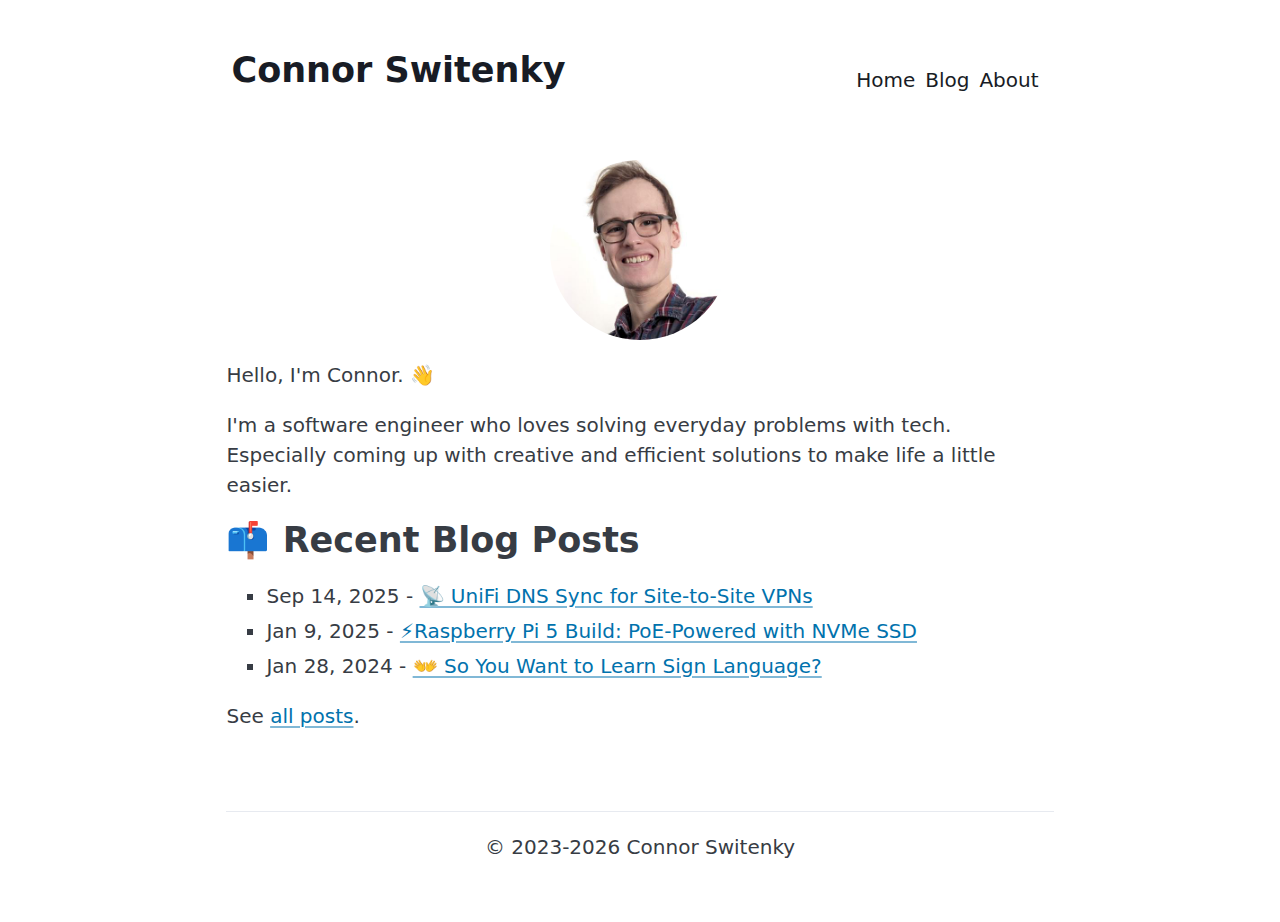
<file: index.html>
<!DOCTYPE html><html lang="en"> <head><!-- Global Metadata --><meta charset="utf-8"><meta name="viewport" content="width=device-width,initial-scale=1"><link rel="icon" type="image/x-icon" href="/favicon.ico"><link rel="sitemap" href="/sitemap-index.xml"><link rel="alternate" type="application/rss+xml" title="Connor Switenky" href="https://switenky.com/rss.xml"><meta name="generator" content="Astro v5.16.4"><!-- Canonical URL --><link rel="canonical" href="https://switenky.com/"><!-- Primary Meta Tags --><title>Connor Switenky</title><meta name="title" content="Connor Switenky"><meta name="description" content="Personal blog and tech notes"><!-- Open Graph / Facebook --><meta property="og:type" content="website"><meta property="og:url" content="https://switenky.com/"><meta property="og:title" content="Connor Switenky"><meta property="og:description" content="Personal blog and tech notes"><!-- Twitter --><meta property="twitter:card" content="summary_large_image"><meta property="twitter:url" content="https://switenky.com/"><meta property="twitter:title" content="Connor Switenky"><meta property="twitter:description" content="Personal blog and tech notes"><!-- Analytics --><script async src="https://x.switenky.com/script.js" data-website-id="35d0f8ce-fb4e-4b62-958d-625b5fc2210e"></script><!-- Theme sync for astro-mermaid --><script type="module">document.documentElement.setAttribute("data-theme",window.matchMedia("(prefers-color-scheme: dark)").matches?"dark":"light");window.matchMedia("(prefers-color-scheme: dark)").addEventListener("change",e=>{document.documentElement.setAttribute("data-theme",e.matches?"dark":"light")});</script><link rel="stylesheet" href="/_astro/_slug_.CvqEIsCF.css"><script type="module" src="/_astro/page.DDdD4lmZ.js"></script></head> <body> <header> <nav> <ul> <li><h2><a class="contrast" href="/">Connor Switenky</a></h2></li> </ul> <ul> <li><a href="/" class="contrast active"> Home </a></li> <li><a href="/blog" class="contrast"> Blog </a></li> <li><a href="/about" class="contrast"> About </a></li> <li id="portal-link" class="portal-hidden"> <a class="contrast" href="https://portal.switenky.com" title="Home Services">🏡</a> </li> </ul> </nav> </header> <script type="module">const s="https://portal.switenky.com",a="portal-check",n="portal-session";function i(){const t=localStorage.getItem(a);return t?JSON.parse(t).available:null}function o(){const e=performance.getEntriesByType("navigation")[0]?.type==="reload";return!sessionStorage.getItem(n)||e}function r(){sessionStorage.setItem(n,"true")}async function l(){try{return await fetch(s,{method:"HEAD",mode:"no-cors"}),localStorage.setItem(a,JSON.stringify({available:!0})),!0}catch{return localStorage.setItem(a,JSON.stringify({available:!1})),!1}}async function c(){return r(),o()?await l():i()??!1}async function u(){if(await c()){const e=document.getElementById("portal-link");e?.classList.remove("portal-hidden"),e?.classList.add("portal-visible")}}u();</script> <main> <img src="/images/cswitenky.jpg" alt="Connor Switenky" style="border-radius: 50%; margin-bottom: 1rem; display: block; margin-left: auto; margin-right: auto;" loading="lazy" decoding="async" fetchpriority="auto" width="180" height="180"> <section> <p>Hello, I'm Connor. 👋</p> <p>I'm a software engineer who loves solving everyday problems with tech. Especially coming up with creative and efficient solutions to make life a little easier.</p> </section> <section> <h2>📫 Recent Blog Posts</h2> <ul> <li> <time datetime="2025-09-14T00:00:00.000Z"> Sep 14, 2025 </time> -
<a href="/blog/unifi-dns-sync-for-site-to-site-vpns/">📡 UniFi DNS Sync for Site-to-Site VPNs</a> </li><li> <time datetime="2025-01-09T00:00:00.000Z"> Jan 9, 2025 </time> -
<a href="/blog/raspberry-pi-5-build-poe-powered-with-nvme-ssd/">⚡Raspberry Pi 5 Build: PoE-Powered with NVMe SSD</a> </li><li> <time datetime="2024-01-28T00:00:00.000Z"> Jan 28, 2024 </time> -
<a href="/blog/so-you-want-to-learn-sign-language/">👐 So You Want to Learn Sign Language?</a> </li> </ul> <p>
See <a href="/blog">all posts</a>.
</p> </section> </main> <footer> <hr> <p>
&copy; 2023-2026 Connor Switenky
</p> </footer> </body></html>
</file>
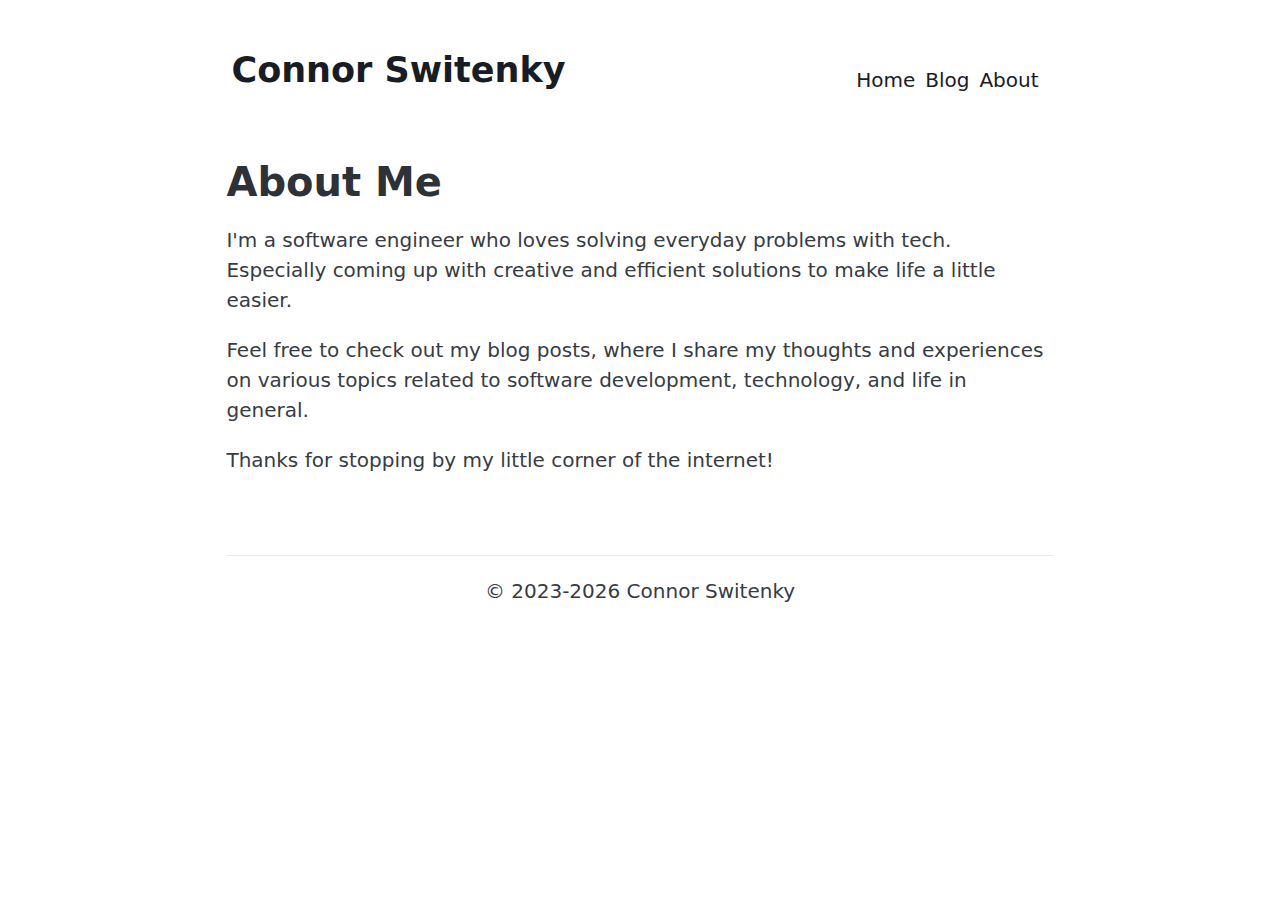
<file: about/index.html>
<!DOCTYPE html><html lang="en"> <head><!-- Global Metadata --><meta charset="utf-8"><meta name="viewport" content="width=device-width,initial-scale=1"><link rel="icon" type="image/x-icon" href="/favicon.ico"><link rel="sitemap" href="/sitemap-index.xml"><link rel="alternate" type="application/rss+xml" title="Connor Switenky" href="https://switenky.com/rss.xml"><meta name="generator" content="Astro v5.16.4"><!-- Canonical URL --><link rel="canonical" href="https://switenky.com/about/"><!-- Primary Meta Tags --><title>About | Connor Switenky</title><meta name="title" content="About | Connor Switenky"><meta name="description" content="About Connor Switenky"><!-- Open Graph / Facebook --><meta property="og:type" content="website"><meta property="og:url" content="https://switenky.com/about/"><meta property="og:title" content="About | Connor Switenky"><meta property="og:description" content="About Connor Switenky"><!-- Twitter --><meta property="twitter:card" content="summary_large_image"><meta property="twitter:url" content="https://switenky.com/about/"><meta property="twitter:title" content="About | Connor Switenky"><meta property="twitter:description" content="About Connor Switenky"><!-- Analytics --><script async src="https://x.switenky.com/script.js" data-website-id="35d0f8ce-fb4e-4b62-958d-625b5fc2210e"></script><!-- Theme sync for astro-mermaid --><script type="module">document.documentElement.setAttribute("data-theme",window.matchMedia("(prefers-color-scheme: dark)").matches?"dark":"light");window.matchMedia("(prefers-color-scheme: dark)").addEventListener("change",e=>{document.documentElement.setAttribute("data-theme",e.matches?"dark":"light")});</script><link rel="stylesheet" href="/_astro/_slug_.CvqEIsCF.css"><script type="module" src="/_astro/page.DDdD4lmZ.js"></script></head> <body> <header> <nav> <ul> <li><h2><a class="contrast" href="/">Connor Switenky</a></h2></li> </ul> <ul> <li><a href="/" class="contrast"> Home </a></li> <li><a href="/blog" class="contrast"> Blog </a></li> <li><a href="/about" class="contrast active"> About </a></li> <li id="portal-link" class="portal-hidden"> <a class="contrast" href="https://portal.switenky.com" title="Home Services">🏡</a> </li> </ul> </nav> </header> <script type="module">const s="https://portal.switenky.com",a="portal-check",n="portal-session";function i(){const t=localStorage.getItem(a);return t?JSON.parse(t).available:null}function o(){const e=performance.getEntriesByType("navigation")[0]?.type==="reload";return!sessionStorage.getItem(n)||e}function r(){sessionStorage.setItem(n,"true")}async function l(){try{return await fetch(s,{method:"HEAD",mode:"no-cors"}),localStorage.setItem(a,JSON.stringify({available:!0})),!0}catch{return localStorage.setItem(a,JSON.stringify({available:!1})),!1}}async function c(){return r(),o()?await l():i()??!1}async function u(){if(await c()){const e=document.getElementById("portal-link");e?.classList.remove("portal-hidden"),e?.classList.add("portal-visible")}}u();</script> <main> <h1>About Me</h1> <p>
I'm a software engineer who loves solving everyday problems with tech. Especially coming up with creative and efficient solutions to make life a little easier.
</p> <p>
Feel free to check out my blog posts, where I share my thoughts and experiences on various topics related to software development, technology, and life in general.
</p> <p>
Thanks for stopping by my little corner of the internet!
</p> </main> <footer> <hr> <p>
&copy; 2023-2026 Connor Switenky
</p> </footer> </body></html>
</file>
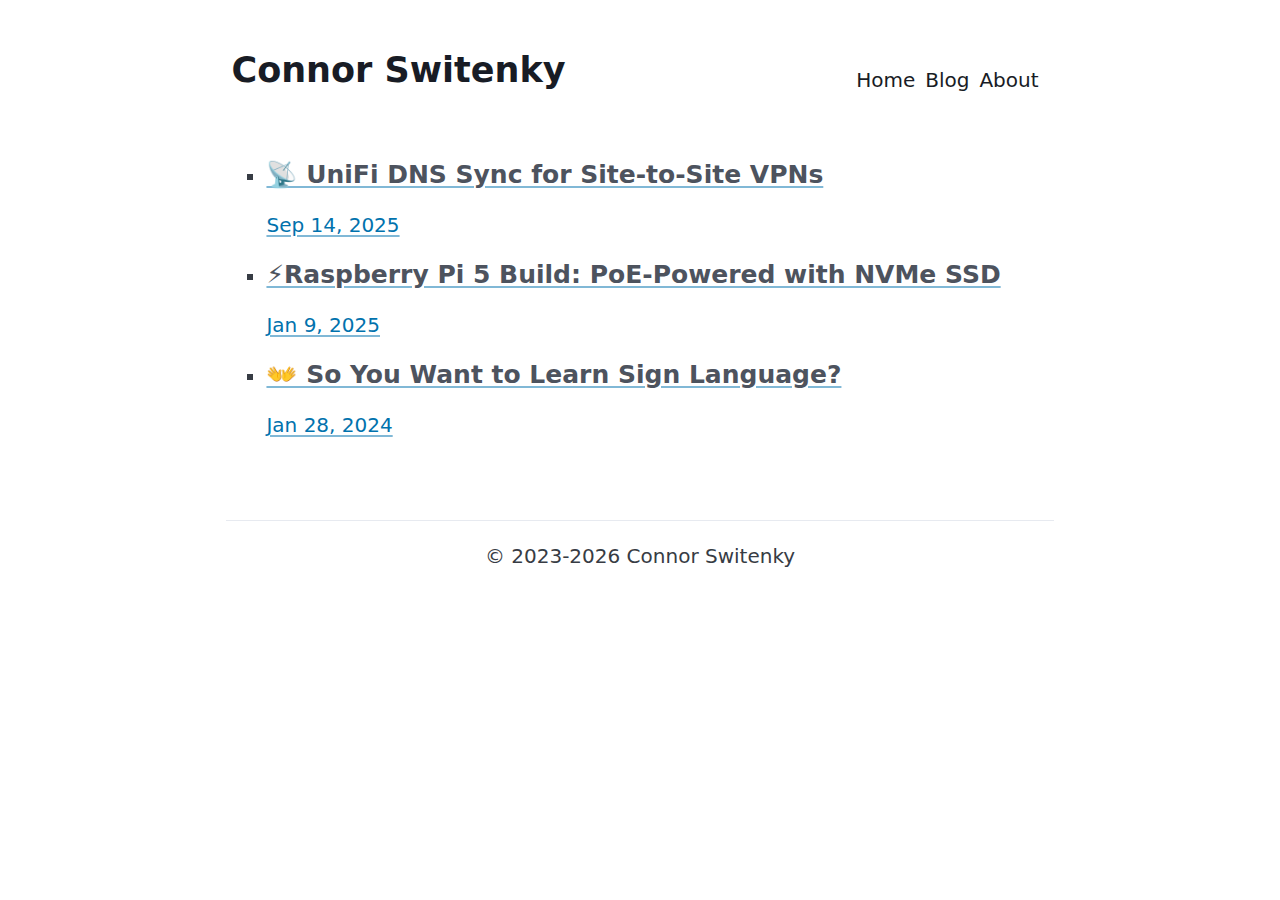
<file: blog/index.html>
<!DOCTYPE html><html lang="en"> <head><!-- Global Metadata --><meta charset="utf-8"><meta name="viewport" content="width=device-width,initial-scale=1"><link rel="icon" type="image/x-icon" href="/favicon.ico"><link rel="sitemap" href="/sitemap-index.xml"><link rel="alternate" type="application/rss+xml" title="Connor Switenky" href="https://switenky.com/rss.xml"><meta name="generator" content="Astro v5.16.4"><!-- Canonical URL --><link rel="canonical" href="https://switenky.com/blog/"><!-- Primary Meta Tags --><title>Connor Switenky</title><meta name="title" content="Connor Switenky"><meta name="description" content="Personal blog and tech notes"><!-- Open Graph / Facebook --><meta property="og:type" content="website"><meta property="og:url" content="https://switenky.com/blog/"><meta property="og:title" content="Connor Switenky"><meta property="og:description" content="Personal blog and tech notes"><!-- Twitter --><meta property="twitter:card" content="summary_large_image"><meta property="twitter:url" content="https://switenky.com/blog/"><meta property="twitter:title" content="Connor Switenky"><meta property="twitter:description" content="Personal blog and tech notes"><!-- Analytics --><script async src="https://x.switenky.com/script.js" data-website-id="35d0f8ce-fb4e-4b62-958d-625b5fc2210e"></script><!-- Theme sync for astro-mermaid --><script type="module">document.documentElement.setAttribute("data-theme",window.matchMedia("(prefers-color-scheme: dark)").matches?"dark":"light");window.matchMedia("(prefers-color-scheme: dark)").addEventListener("change",e=>{document.documentElement.setAttribute("data-theme",e.matches?"dark":"light")});</script><link rel="stylesheet" href="/_astro/_slug_.CvqEIsCF.css"><script type="module" src="/_astro/page.DDdD4lmZ.js"></script></head> <body> <header> <nav> <ul> <li><h2><a class="contrast" href="/">Connor Switenky</a></h2></li> </ul> <ul> <li><a href="/" class="contrast"> Home </a></li> <li><a href="/blog" class="contrast active"> Blog </a></li> <li><a href="/about" class="contrast"> About </a></li> <li id="portal-link" class="portal-hidden"> <a class="contrast" href="https://portal.switenky.com" title="Home Services">🏡</a> </li> </ul> </nav> </header> <script type="module">const s="https://portal.switenky.com",a="portal-check",n="portal-session";function i(){const t=localStorage.getItem(a);return t?JSON.parse(t).available:null}function o(){const e=performance.getEntriesByType("navigation")[0]?.type==="reload";return!sessionStorage.getItem(n)||e}function r(){sessionStorage.setItem(n,"true")}async function l(){try{return await fetch(s,{method:"HEAD",mode:"no-cors"}),localStorage.setItem(a,JSON.stringify({available:!0})),!0}catch{return localStorage.setItem(a,JSON.stringify({available:!1})),!1}}async function c(){return r(),o()?await l():i()??!1}async function u(){if(await c()){const e=document.getElementById("portal-link");e?.classList.remove("portal-hidden"),e?.classList.add("portal-visible")}}u();</script> <main> <section> <ul> <li> <a href="/blog/unifi-dns-sync-for-site-to-site-vpns/">  <h4 class="title">📡 UniFi DNS Sync for Site-to-Site VPNs</h4> <p class="date"> <time datetime="2025-09-14T00:00:00.000Z"> Sep 14, 2025 </time> </p> </a> </li><li> <a href="/blog/raspberry-pi-5-build-poe-powered-with-nvme-ssd/">  <h4 class="title">⚡Raspberry Pi 5 Build: PoE-Powered with NVMe SSD</h4> <p class="date"> <time datetime="2025-01-09T00:00:00.000Z"> Jan 9, 2025 </time> </p> </a> </li><li> <a href="/blog/so-you-want-to-learn-sign-language/">  <h4 class="title">👐 So You Want to Learn Sign Language?</h4> <p class="date"> <time datetime="2024-01-28T00:00:00.000Z"> Jan 28, 2024 </time> </p> </a> </li> </ul> </section> </main> <footer> <hr> <p>
&copy; 2023-2026 Connor Switenky
</p> </footer> </body></html>
</file>
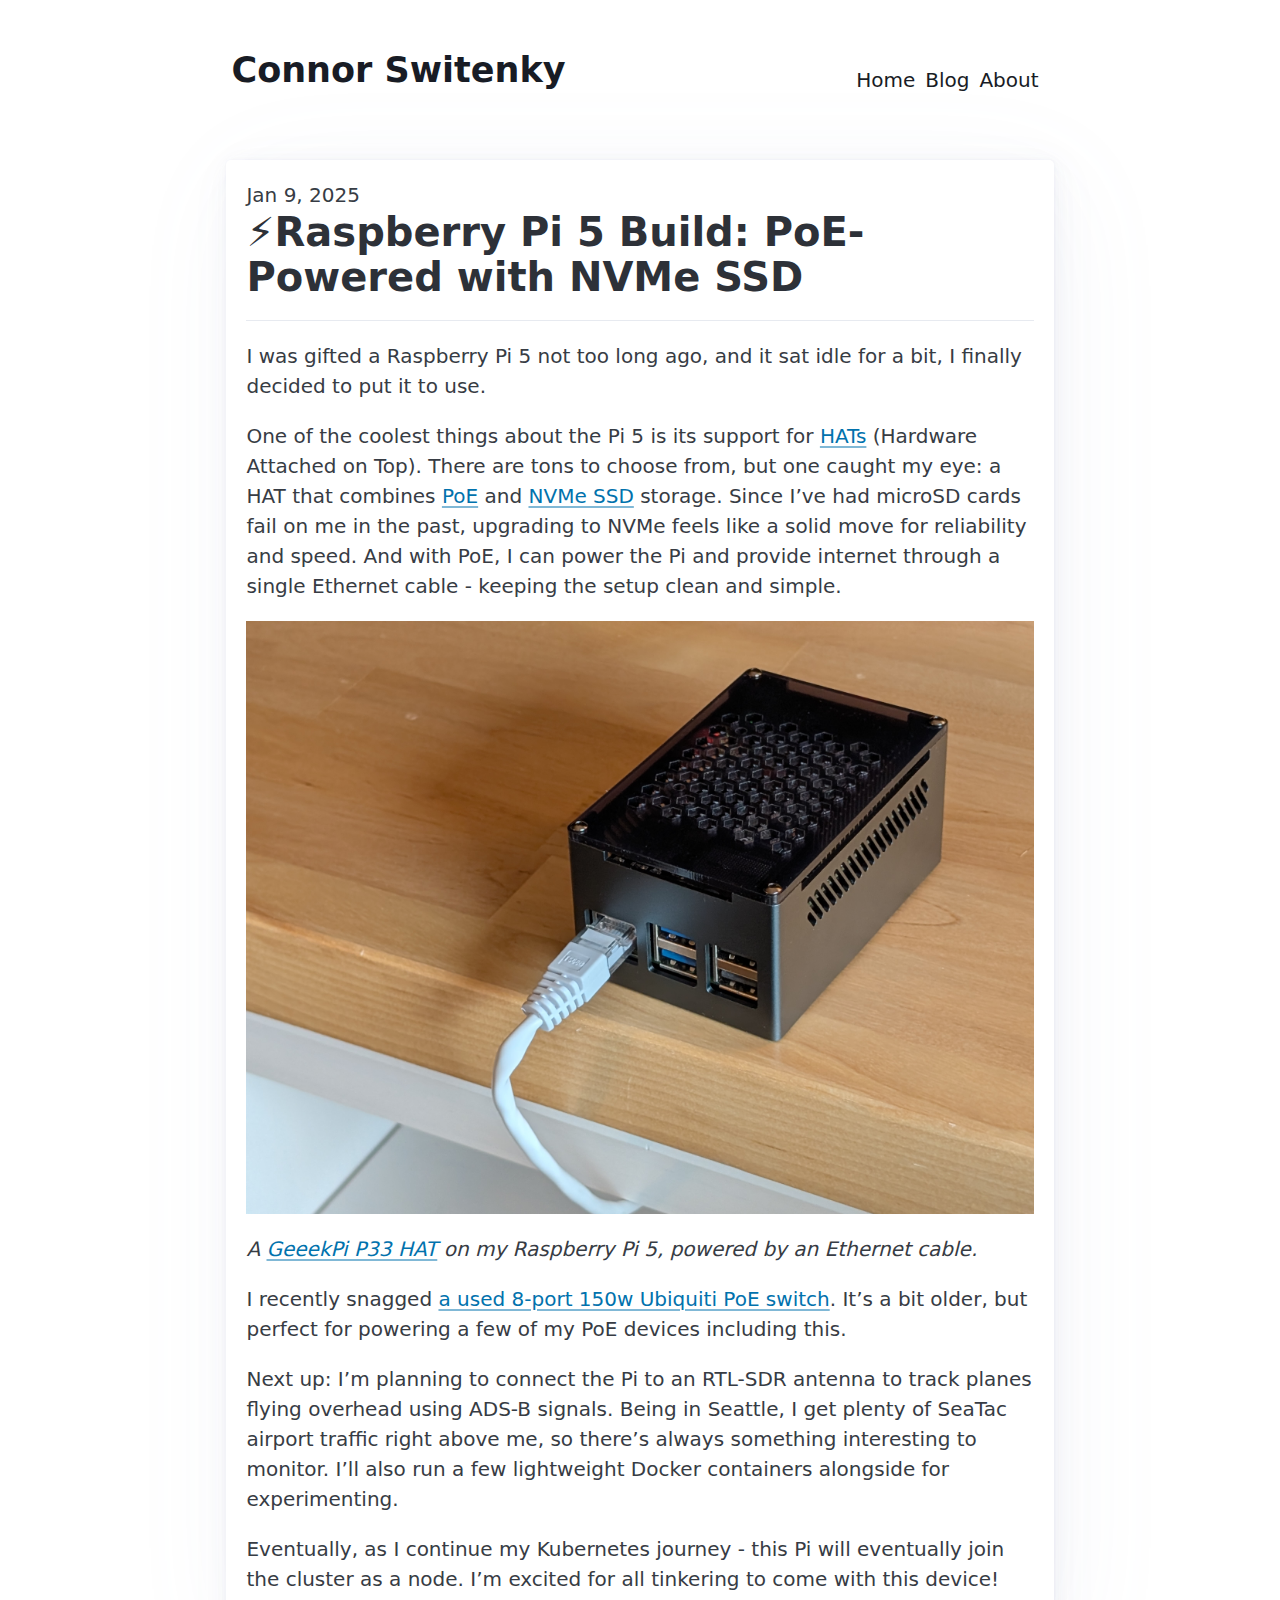
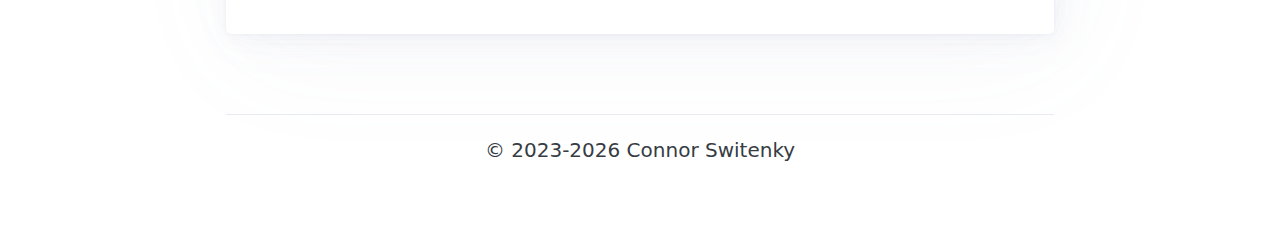
<file: blog/raspberry-pi-5-build-poe-powered-with-nvme-ssd/index.html>
<!DOCTYPE html><html lang="en"> <head><!-- Global Metadata --><meta charset="utf-8"><meta name="viewport" content="width=device-width,initial-scale=1"><link rel="icon" type="image/x-icon" href="/favicon.ico"><link rel="sitemap" href="/sitemap-index.xml"><link rel="alternate" type="application/rss+xml" title="Connor Switenky" href="https://switenky.com/rss.xml"><meta name="generator" content="Astro v5.16.4"><!-- Canonical URL --><link rel="canonical" href="https://switenky.com/blog/raspberry-pi-5-build-poe-powered-with-nvme-ssd/"><!-- Primary Meta Tags --><title>⚡Raspberry Pi 5 Build: PoE-Powered with NVMe SSD</title><meta name="title" content="⚡Raspberry Pi 5 Build: PoE-Powered with NVMe SSD"><meta name="description" content="Setting up a Raspberry Pi 5 with PoE HAT and NVMe SSD for a clean, reliable build"><!-- Open Graph / Facebook --><meta property="og:type" content="website"><meta property="og:url" content="https://switenky.com/blog/raspberry-pi-5-build-poe-powered-with-nvme-ssd/"><meta property="og:title" content="⚡Raspberry Pi 5 Build: PoE-Powered with NVMe SSD"><meta property="og:description" content="Setting up a Raspberry Pi 5 with PoE HAT and NVMe SSD for a clean, reliable build"><!-- Twitter --><meta property="twitter:card" content="summary_large_image"><meta property="twitter:url" content="https://switenky.com/blog/raspberry-pi-5-build-poe-powered-with-nvme-ssd/"><meta property="twitter:title" content="⚡Raspberry Pi 5 Build: PoE-Powered with NVMe SSD"><meta property="twitter:description" content="Setting up a Raspberry Pi 5 with PoE HAT and NVMe SSD for a clean, reliable build"><!-- Analytics --><script async src="https://x.switenky.com/script.js" data-website-id="35d0f8ce-fb4e-4b62-958d-625b5fc2210e"></script><!-- Theme sync for astro-mermaid --><script type="module">document.documentElement.setAttribute("data-theme",window.matchMedia("(prefers-color-scheme: dark)").matches?"dark":"light");window.matchMedia("(prefers-color-scheme: dark)").addEventListener("change",e=>{document.documentElement.setAttribute("data-theme",e.matches?"dark":"light")});</script><link rel="stylesheet" href="/_astro/_slug_.CvqEIsCF.css"><script type="module" src="/_astro/page.DDdD4lmZ.js"></script></head> <body> <header> <nav> <ul> <li><h2><a class="contrast" href="/">Connor Switenky</a></h2></li> </ul> <ul> <li><a href="/" class="contrast"> Home </a></li> <li><a href="/blog" class="contrast active"> Blog </a></li> <li><a href="/about" class="contrast"> About </a></li> <li id="portal-link" class="portal-hidden"> <a class="contrast" href="https://portal.switenky.com" title="Home Services">🏡</a> </li> </ul> </nav> </header> <script type="module">const s="https://portal.switenky.com",a="portal-check",n="portal-session";function i(){const t=localStorage.getItem(a);return t?JSON.parse(t).available:null}function o(){const e=performance.getEntriesByType("navigation")[0]?.type==="reload";return!sessionStorage.getItem(n)||e}function r(){sessionStorage.setItem(n,"true")}async function l(){try{return await fetch(s,{method:"HEAD",mode:"no-cors"}),localStorage.setItem(a,JSON.stringify({available:!0})),!0}catch{return localStorage.setItem(a,JSON.stringify({available:!1})),!1}}async function c(){return r(),o()?await l():i()??!1}async function u(){if(await c()){const e=document.getElementById("portal-link");e?.classList.remove("portal-hidden"),e?.classList.add("portal-visible")}}u();</script> <main> <article> <div class="hero-image">  </div> <div class="prose"> <div class="title"> <div class="date"> <time datetime="2025-01-09T00:00:00.000Z"> Jan 9, 2025 </time>  </div> <h1>⚡Raspberry Pi 5 Build: PoE-Powered with NVMe SSD</h1> <hr> </div>  <p>I was gifted a Raspberry Pi 5 not too long ago, and it sat idle for a bit, I finally decided to put it to use.</p>
<p>One of the coolest things about the Pi 5 is its support for <a href="https://en.wikipedia.org/wiki/Raspberry_Pi#Add-on_boards_(HATs)">HATs</a> (Hardware Attached on Top). There are tons to choose from, but one caught my eye: a HAT that combines <a href="https://en.wikipedia.org/wiki/Power_over_Ethernet">PoE</a> and <a href="https://en.wikipedia.org/wiki/NVM_Express">NVMe SSD</a> storage. Since I’ve had microSD cards fail on me in the past, upgrading to NVMe feels like a solid move for reliability and speed. And with PoE, I can power the Pi and provide internet through a single Ethernet cable - keeping the setup clean and simple.</p>
<p><img src="/images/raspberrypi5.jpg" alt=""></p>
<p><em>A <a href="https://pipci.jeffgeerling.com/hats/geeekpi-p33-m2-nvme-poe-hat.html">GeeekPi P33 HAT</a> on my Raspberry Pi 5, powered by an Ethernet cable.</em></p>
<p>I recently snagged <a href="https://store.ui.com/us/en/products/us-8-150w">a used 8-port 150w Ubiquiti PoE switch</a>. It’s a bit older, but perfect for powering a few of my PoE devices including this.</p>
<p>Next up: I’m planning to connect the Pi to an RTL-SDR antenna to track planes flying overhead using ADS-B signals. Being in Seattle, I get plenty of SeaTac airport traffic right above me, so there’s always something interesting to monitor. I’ll also run a few lightweight Docker containers alongside for experimenting.</p>
<p>Eventually, as I continue my Kubernetes journey - this Pi will eventually join the cluster as a node. I’m excited for all tinkering to come with this device!</p>  </div> </article> </main> <footer> <hr> <p>
&copy; 2023-2026 Connor Switenky
</p> </footer> </body></html>
</file>
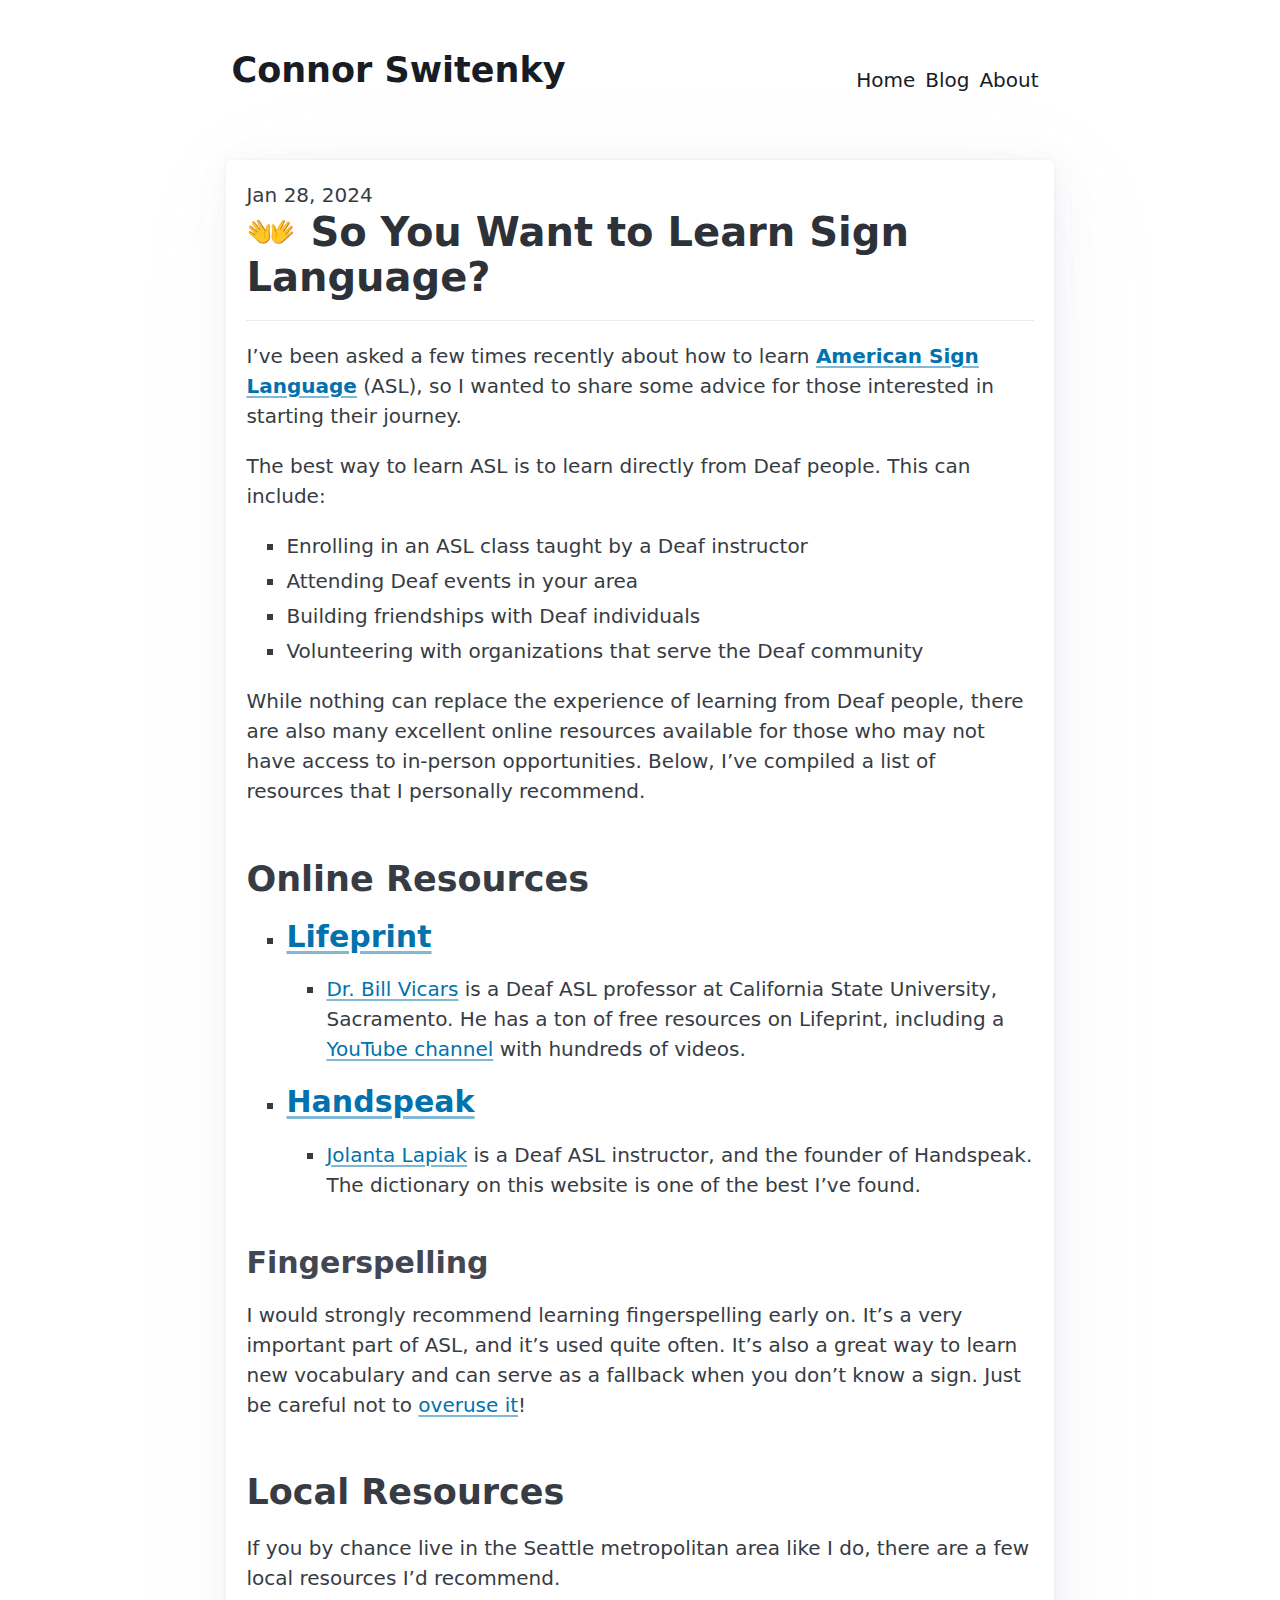
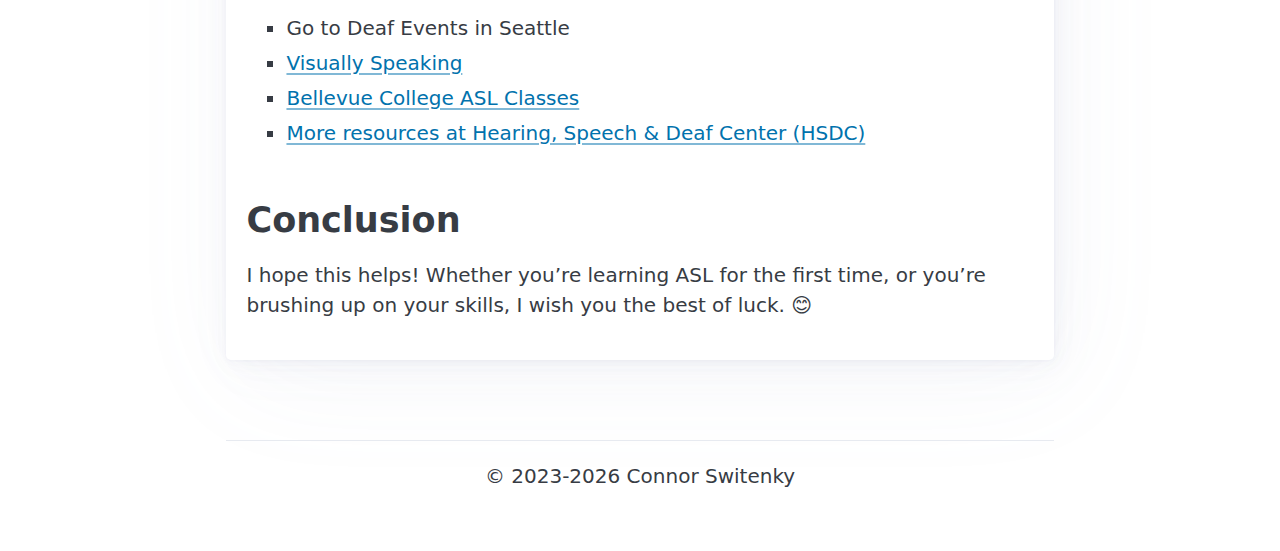
<file: blog/so-you-want-to-learn-sign-language/index.html>
<!DOCTYPE html><html lang="en"> <head><!-- Global Metadata --><meta charset="utf-8"><meta name="viewport" content="width=device-width,initial-scale=1"><link rel="icon" type="image/x-icon" href="/favicon.ico"><link rel="sitemap" href="/sitemap-index.xml"><link rel="alternate" type="application/rss+xml" title="Connor Switenky" href="https://switenky.com/rss.xml"><meta name="generator" content="Astro v5.16.4"><!-- Canonical URL --><link rel="canonical" href="https://switenky.com/blog/so-you-want-to-learn-sign-language/"><!-- Primary Meta Tags --><title>👐 So You Want to Learn Sign Language?</title><meta name="title" content="👐 So You Want to Learn Sign Language?"><meta name="description" content="A beginner guide to learning American Sign Language (ASL)"><!-- Open Graph / Facebook --><meta property="og:type" content="website"><meta property="og:url" content="https://switenky.com/blog/so-you-want-to-learn-sign-language/"><meta property="og:title" content="👐 So You Want to Learn Sign Language?"><meta property="og:description" content="A beginner guide to learning American Sign Language (ASL)"><!-- Twitter --><meta property="twitter:card" content="summary_large_image"><meta property="twitter:url" content="https://switenky.com/blog/so-you-want-to-learn-sign-language/"><meta property="twitter:title" content="👐 So You Want to Learn Sign Language?"><meta property="twitter:description" content="A beginner guide to learning American Sign Language (ASL)"><!-- Analytics --><script async src="https://x.switenky.com/script.js" data-website-id="35d0f8ce-fb4e-4b62-958d-625b5fc2210e"></script><!-- Theme sync for astro-mermaid --><script type="module">document.documentElement.setAttribute("data-theme",window.matchMedia("(prefers-color-scheme: dark)").matches?"dark":"light");window.matchMedia("(prefers-color-scheme: dark)").addEventListener("change",e=>{document.documentElement.setAttribute("data-theme",e.matches?"dark":"light")});</script><link rel="stylesheet" href="/_astro/_slug_.CvqEIsCF.css"><script type="module" src="/_astro/page.DDdD4lmZ.js"></script></head> <body> <header> <nav> <ul> <li><h2><a class="contrast" href="/">Connor Switenky</a></h2></li> </ul> <ul> <li><a href="/" class="contrast"> Home </a></li> <li><a href="/blog" class="contrast active"> Blog </a></li> <li><a href="/about" class="contrast"> About </a></li> <li id="portal-link" class="portal-hidden"> <a class="contrast" href="https://portal.switenky.com" title="Home Services">🏡</a> </li> </ul> </nav> </header> <script type="module">const s="https://portal.switenky.com",a="portal-check",n="portal-session";function i(){const t=localStorage.getItem(a);return t?JSON.parse(t).available:null}function o(){const e=performance.getEntriesByType("navigation")[0]?.type==="reload";return!sessionStorage.getItem(n)||e}function r(){sessionStorage.setItem(n,"true")}async function l(){try{return await fetch(s,{method:"HEAD",mode:"no-cors"}),localStorage.setItem(a,JSON.stringify({available:!0})),!0}catch{return localStorage.setItem(a,JSON.stringify({available:!1})),!1}}async function c(){return r(),o()?await l():i()??!1}async function u(){if(await c()){const e=document.getElementById("portal-link");e?.classList.remove("portal-hidden"),e?.classList.add("portal-visible")}}u();</script> <main> <article> <div class="hero-image">  </div> <div class="prose"> <div class="title"> <div class="date"> <time datetime="2024-01-28T00:00:00.000Z"> Jan 28, 2024 </time>  </div> <h1>👐 So You Want to Learn Sign Language?</h1> <hr> </div>  <p>I’ve been asked a few times recently about how to learn <a href="https://en.wikipedia.org/wiki/American_Sign_Language"><strong>American Sign Language</strong></a> (ASL), so I wanted to share some advice for those interested in starting their journey.</p>
<p>The best way to learn ASL is to learn directly from Deaf people. This can include:</p>
<ul>
<li>Enrolling in an ASL class taught by a Deaf instructor</li>
<li>Attending Deaf events in your area</li>
<li>Building friendships with Deaf individuals</li>
<li>Volunteering with organizations that serve the Deaf community</li>
</ul>
<p>While nothing can replace the experience of learning from Deaf people, there are also many excellent online resources available for those who may not have access to in-person opportunities. Below, I’ve compiled a list of resources that I personally recommend.</p>
<h2 id="online-resources">Online Resources</h2>
<ul>
<li>
<h3 id="lifeprint"><a href="https://www.lifeprint.com/">Lifeprint</a></h3>
<ul>
<li><a href="https://www.lifeprint.com/asl101/pages-layout/instructor.htm">Dr. Bill Vicars</a> is a Deaf ASL professor at California State University, Sacramento. He has a ton of free resources on Lifeprint, including a <a href="https://www.youtube.com/user/billvicars">YouTube channel</a> with hundreds of videos.</li>
</ul>
</li>
<li>
<h3 id="handspeak"><a href="https://www.handspeak.com/">Handspeak</a></h3>
<ul>
<li><a href="https://www.handspeak.com/learn/1/">Jolanta Lapiak</a> is a Deaf ASL instructor, and the founder of Handspeak. The dictionary on this website is one of the best I’ve found.</li>
</ul>
</li>
</ul>
<h3 id="fingerspelling">Fingerspelling</h3>
<p>I would strongly recommend learning fingerspelling early on. It’s a very important part of ASL, and it’s used quite often. It’s also a great way to learn new vocabulary and can serve as a fallback when you don’t know a sign. Just be careful not to <a href="https://www.youtube.com/watch?v=fYAVL1Dxokk">overuse it</a>!</p>
<h2 id="local-resources">Local Resources</h2>
<p>If you by chance live in the Seattle metropolitan area like I do, there are a few local resources I’d recommend.</p>
<ul>
<li>Go to Deaf Events in Seattle</li>
<li><a href="https://www.visuallyspeaking.info/">Visually Speaking</a></li>
<li><a href="https://www.bellevuecollege.edu/worldlanguages/departments/american-sign-language-asl/">Bellevue College ASL Classes</a></li>
<li><a href="https://hsdc.org/education/resources/">More resources at Hearing, Speech &#x26; Deaf Center (HSDC)</a></li>
</ul>
<h2 id="conclusion">Conclusion</h2>
<p>I hope this helps! Whether you’re learning ASL for the first time, or you’re brushing up on your skills, I wish you the best of luck. 😊</p>  </div> </article> </main> <footer> <hr> <p>
&copy; 2023-2026 Connor Switenky
</p> </footer> </body></html>
</file>
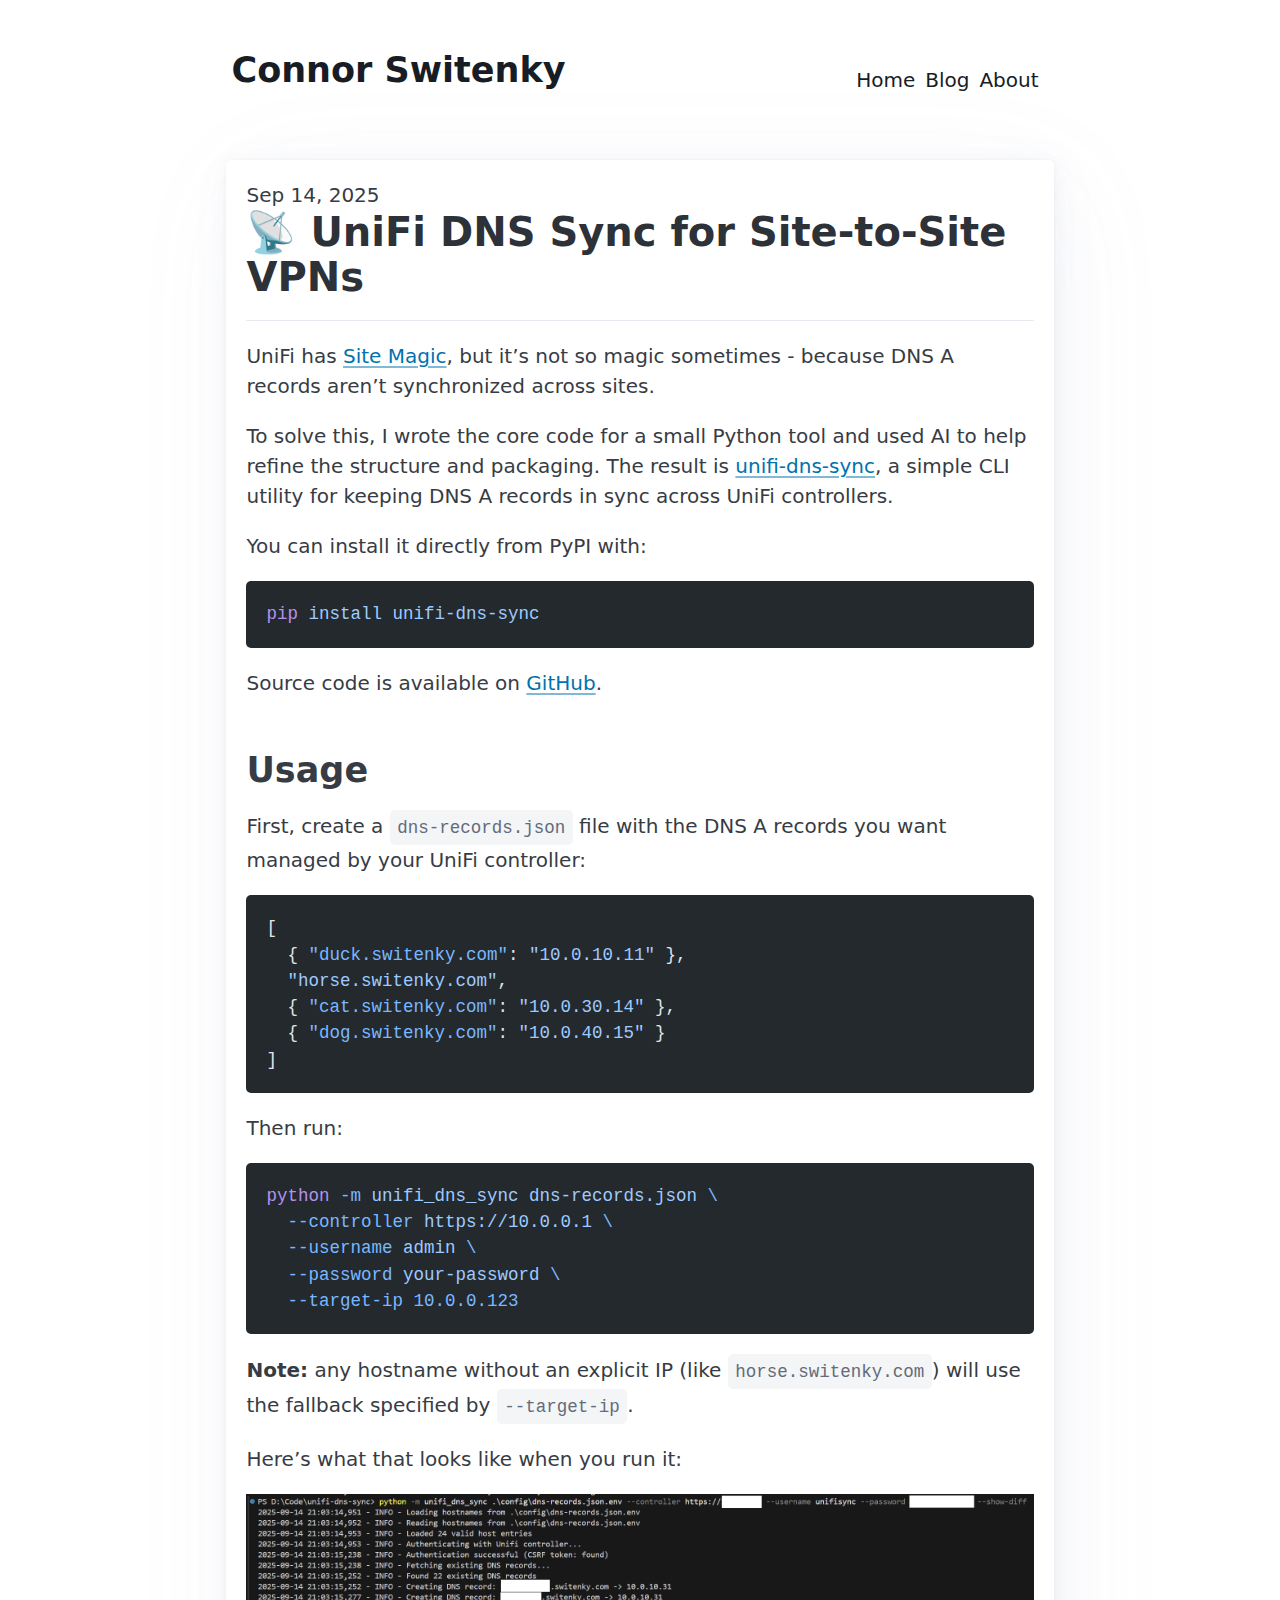
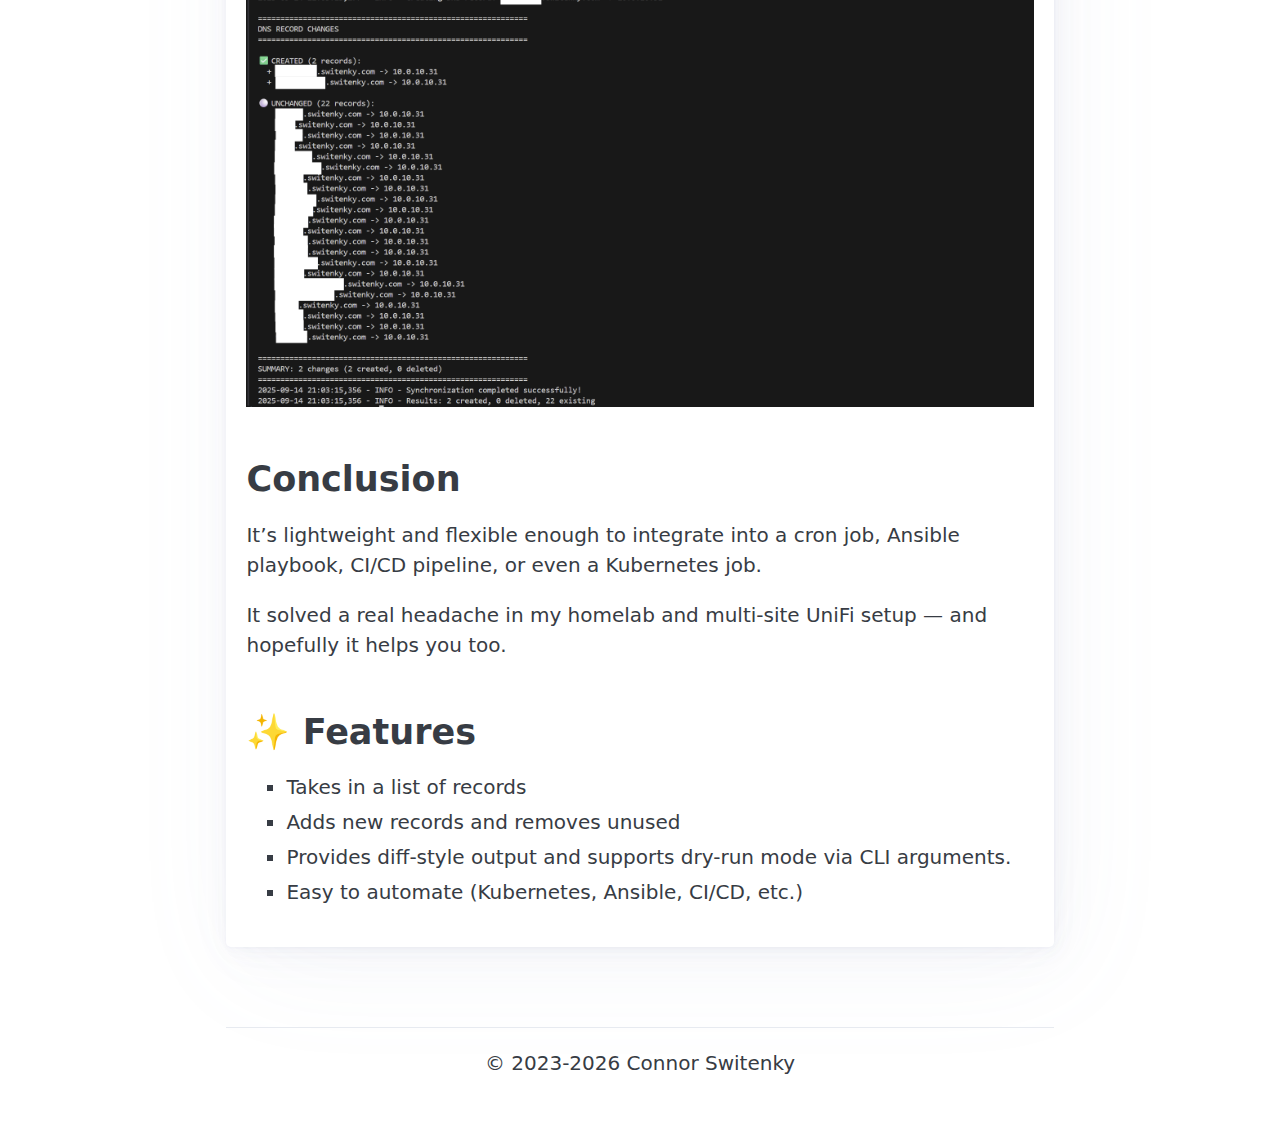
<file: blog/unifi-dns-sync-for-site-to-site-vpns/index.html>
<!DOCTYPE html><html lang="en"> <head><!-- Global Metadata --><meta charset="utf-8"><meta name="viewport" content="width=device-width,initial-scale=1"><link rel="icon" type="image/x-icon" href="/favicon.ico"><link rel="sitemap" href="/sitemap-index.xml"><link rel="alternate" type="application/rss+xml" title="Connor Switenky" href="https://switenky.com/rss.xml"><meta name="generator" content="Astro v5.16.4"><!-- Canonical URL --><link rel="canonical" href="https://switenky.com/blog/unifi-dns-sync-for-site-to-site-vpns/"><!-- Primary Meta Tags --><title>📡 UniFi DNS Sync for Site-to-Site VPNs</title><meta name="title" content="📡 UniFi DNS Sync for Site-to-Site VPNs"><meta name="description" content="Automatically sync DNS records between UniFi sites connected via VPN"><!-- Open Graph / Facebook --><meta property="og:type" content="website"><meta property="og:url" content="https://switenky.com/blog/unifi-dns-sync-for-site-to-site-vpns/"><meta property="og:title" content="📡 UniFi DNS Sync for Site-to-Site VPNs"><meta property="og:description" content="Automatically sync DNS records between UniFi sites connected via VPN"><!-- Twitter --><meta property="twitter:card" content="summary_large_image"><meta property="twitter:url" content="https://switenky.com/blog/unifi-dns-sync-for-site-to-site-vpns/"><meta property="twitter:title" content="📡 UniFi DNS Sync for Site-to-Site VPNs"><meta property="twitter:description" content="Automatically sync DNS records between UniFi sites connected via VPN"><!-- Analytics --><script async src="https://x.switenky.com/script.js" data-website-id="35d0f8ce-fb4e-4b62-958d-625b5fc2210e"></script><!-- Theme sync for astro-mermaid --><script type="module">document.documentElement.setAttribute("data-theme",window.matchMedia("(prefers-color-scheme: dark)").matches?"dark":"light");window.matchMedia("(prefers-color-scheme: dark)").addEventListener("change",e=>{document.documentElement.setAttribute("data-theme",e.matches?"dark":"light")});</script><link rel="stylesheet" href="/_astro/_slug_.CvqEIsCF.css"><script type="module" src="/_astro/page.DDdD4lmZ.js"></script></head> <body> <header> <nav> <ul> <li><h2><a class="contrast" href="/">Connor Switenky</a></h2></li> </ul> <ul> <li><a href="/" class="contrast"> Home </a></li> <li><a href="/blog" class="contrast active"> Blog </a></li> <li><a href="/about" class="contrast"> About </a></li> <li id="portal-link" class="portal-hidden"> <a class="contrast" href="https://portal.switenky.com" title="Home Services">🏡</a> </li> </ul> </nav> </header> <script type="module">const s="https://portal.switenky.com",a="portal-check",n="portal-session";function i(){const t=localStorage.getItem(a);return t?JSON.parse(t).available:null}function o(){const e=performance.getEntriesByType("navigation")[0]?.type==="reload";return!sessionStorage.getItem(n)||e}function r(){sessionStorage.setItem(n,"true")}async function l(){try{return await fetch(s,{method:"HEAD",mode:"no-cors"}),localStorage.setItem(a,JSON.stringify({available:!0})),!0}catch{return localStorage.setItem(a,JSON.stringify({available:!1})),!1}}async function c(){return r(),o()?await l():i()??!1}async function u(){if(await c()){const e=document.getElementById("portal-link");e?.classList.remove("portal-hidden"),e?.classList.add("portal-visible")}}u();</script> <main> <article> <div class="hero-image">  </div> <div class="prose"> <div class="title"> <div class="date"> <time datetime="2025-09-14T00:00:00.000Z"> Sep 14, 2025 </time>  </div> <h1>📡 UniFi DNS Sync for Site-to-Site VPNs</h1> <hr> </div>  <p>UniFi has <a href="https://help.ui.com/hc/en-us/articles/16750417515159-UniFi-Gateway-Setting-Up-SD-WAN-with-UniFi-Site-Magic">Site Magic</a>, but it’s not so magic sometimes - because DNS A records aren’t synchronized across sites.</p>
<p>To solve this, I wrote the core code for a small Python tool and used AI to help refine the structure and packaging. The result is <a href="https://pypi.org/project/unifi-dns-sync/">unifi-dns-sync</a>, a simple CLI utility for keeping DNS A records in sync across UniFi controllers.</p>
<p>You can install it directly from PyPI with:</p>
<pre class="astro-code github-dark" style="background-color:#24292e;color:#e1e4e8; overflow-x: auto;" tabindex="0" data-language="bash"><code><span class="line"><span style="color:#B392F0">pip</span><span style="color:#9ECBFF"> install</span><span style="color:#9ECBFF"> unifi-dns-sync</span></span></code></pre>
<p>Source code is available on <a href="https://github.com/cswitenky/unifi-dns-sync">GitHub</a>.</p>
<h2 id="usage">Usage</h2>
<p>First, create a <code>dns-records.json</code> file with the DNS A records you want managed by your UniFi controller:</p>
<pre class="astro-code github-dark" style="background-color:#24292e;color:#e1e4e8; overflow-x: auto;" tabindex="0" data-language="json"><code><span class="line"><span style="color:#E1E4E8">[</span></span>
<span class="line"><span style="color:#E1E4E8">  { </span><span style="color:#79B8FF">"duck.switenky.com"</span><span style="color:#E1E4E8">: </span><span style="color:#9ECBFF">"10.0.10.11"</span><span style="color:#E1E4E8"> },</span></span>
<span class="line"><span style="color:#9ECBFF">  "horse.switenky.com"</span><span style="color:#E1E4E8">,</span></span>
<span class="line"><span style="color:#E1E4E8">  { </span><span style="color:#79B8FF">"cat.switenky.com"</span><span style="color:#E1E4E8">: </span><span style="color:#9ECBFF">"10.0.30.14"</span><span style="color:#E1E4E8"> },</span></span>
<span class="line"><span style="color:#E1E4E8">  { </span><span style="color:#79B8FF">"dog.switenky.com"</span><span style="color:#E1E4E8">: </span><span style="color:#9ECBFF">"10.0.40.15"</span><span style="color:#E1E4E8"> }</span></span>
<span class="line"><span style="color:#E1E4E8">]</span></span></code></pre>
<p>Then run:</p>
<pre class="astro-code github-dark" style="background-color:#24292e;color:#e1e4e8; overflow-x: auto;" tabindex="0" data-language="bash"><code><span class="line"><span style="color:#B392F0">python</span><span style="color:#79B8FF"> -m</span><span style="color:#9ECBFF"> unifi_dns_sync</span><span style="color:#9ECBFF"> dns-records.json</span><span style="color:#79B8FF"> \</span></span>
<span class="line"><span style="color:#79B8FF">  --controller</span><span style="color:#9ECBFF"> https://10.0.0.1</span><span style="color:#79B8FF"> \</span></span>
<span class="line"><span style="color:#79B8FF">  --username</span><span style="color:#9ECBFF"> admin</span><span style="color:#79B8FF"> \</span></span>
<span class="line"><span style="color:#79B8FF">  --password</span><span style="color:#9ECBFF"> your-password</span><span style="color:#79B8FF"> \</span></span>
<span class="line"><span style="color:#79B8FF">  --target-ip</span><span style="color:#79B8FF"> 10.0.0.123</span></span></code></pre>
<p><strong>Note:</strong> any hostname without an explicit IP (like <code>horse.switenky.com</code>) will use the fallback specified by <code>--target-ip</code>.</p>
<p>Here’s what that looks like when you run it:</p>
<p><img src="/images/demo.png" alt="Command line interface demo of unifi-dns-sync syncing DNS records and displaying diff-style output"></p>
<h2 id="conclusion">Conclusion</h2>
<p>It’s lightweight and flexible enough to integrate into a cron job, Ansible playbook, CI/CD pipeline, or even a Kubernetes job.</p>
<p>It solved a real headache in my homelab and multi-site UniFi setup — and hopefully it helps you too.</p>
<h2 id="-features">✨ Features</h2>
<ul>
<li>Takes in a list of records</li>
<li>Adds new records and removes unused</li>
<li>Provides diff-style output and supports dry-run mode via CLI arguments.</li>
<li>Easy to automate (Kubernetes, Ansible, CI/CD, etc.)</li>
</ul>  </div> </article> </main> <footer> <hr> <p>
&copy; 2023-2026 Connor Switenky
</p> </footer> </body></html>
</file>
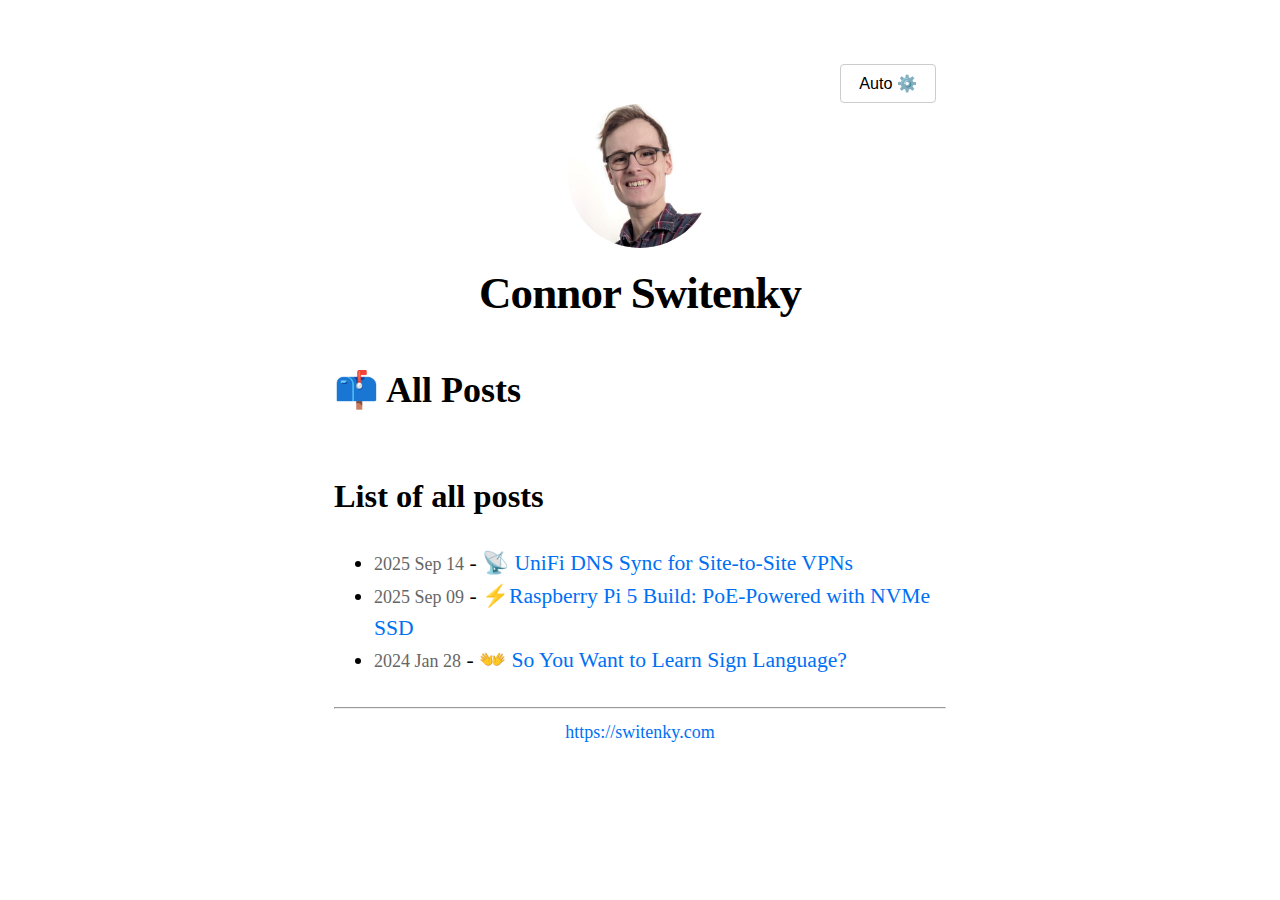
<file: posts.html>
<!DOCTYPE html><!--LxPGE5bDnCCrJUYTdRgRs--><html lang="en"><head><meta charSet="utf-8"/><meta name="viewport" content="width=device-width, initial-scale=1"/><link rel="preload" as="image" href="/images/cswitenky.jpg"/><link rel="stylesheet" href="/_next/static/css/945d80a68a4b54e2.css" data-precedence="next"/><link rel="stylesheet" href="/_next/static/css/ee15d208c3093b87.css" data-precedence="next"/><link rel="stylesheet" href="/_next/static/css/ad997785a9510f80.css" data-precedence="next"/><link rel="preload" as="script" fetchPriority="low" href="/_next/static/chunks/webpack-4acccfd5bd1ca8f0.js"/><script src="/_next/static/chunks/4bd1b696-c023c6e3521b1417.js" async=""></script><script src="/_next/static/chunks/255-b13a2e010b19407f.js" async=""></script><script src="/_next/static/chunks/main-app-6075e3cb0349bbc6.js" async=""></script><script src="/_next/static/chunks/app/layout-eae359dd2861a4e5.js" async=""></script><script src="/_next/static/chunks/855-7cfc8a6476d2f0d0.js" async=""></script><script src="/_next/static/chunks/app/posts/page-1c745b2cba127157.js" async=""></script><script src="/_next/static/chunks/app/not-found-91acb486c22b036d.js" async=""></script><link rel="preload" href="https://x.switenky.com/script.js" as="script"/><title>📫 All Posts — Connor Switenky — Connor Switenky</title><meta name="description" content="Connor Switenky&#x27;s personal website."/><meta property="og:title" content="Connor Switenky"/><meta property="og:description" content="Connor Switenky&#x27;s personal website."/><meta name="twitter:card" content="summary"/><meta name="twitter:title" content="Connor Switenky"/><meta name="twitter:description" content="Connor Switenky&#x27;s personal website."/><link rel="icon" href="/favicon.ico"/><script src="/_next/static/chunks/polyfills-42372ed130431b0a.js" noModule=""></script></head><body><div hidden=""><!--$--><!--/$--></div><script>((a,b,c,d,e,f,g,h)=>{let i=document.documentElement,j=["light","dark"];function k(b){var c;(Array.isArray(a)?a:[a]).forEach(a=>{let c="class"===a,d=c&&f?e.map(a=>f[a]||a):e;c?(i.classList.remove(...d),i.classList.add(f&&f[b]?f[b]:b)):i.setAttribute(a,b)}),c=b,h&&j.includes(c)&&(i.style.colorScheme=c)}if(d)k(d);else try{let a=localStorage.getItem(b)||c,d=g&&"system"===a?window.matchMedia("(prefers-color-scheme: dark)").matches?"dark":"light":a;k(d)}catch(a){}})("data-theme","theme","system",null,["light","dark"],null,true,true)</script><div class="layout_container__Yj4mF"><div class="layout_toggleThemeButtonParent__wtEFu"><div class="layout_toggleThemeButton__avjlK"></div></div><header class="layout_header__oxpMD" role="presentation" aria-hidden="true"><section class="layout_headingMd__eULV8"><a style="color:inherit;text-decoration:none" aria-label="Go to Connor&#x27;s home page" href="/"><img alt="Avatar of Connor Switenky" width="144" height="144" decoding="async" data-nimg="1" class="layout_borderCircle__Hvocx" style="color:transparent;display:block;margin-left:auto;margin-right:auto" src="/images/cswitenky.jpg"/><h1 class="layout_heading2Xl__iXy4q">Connor Switenky</h1></a></section></header><main><!--$!--><template data-dgst="BAILOUT_TO_CLIENT_SIDE_RENDERING"></template><!--/$--></main><footer style="text-align:center;margin-top:30px"><hr/><a aria-label="Go to home page" href="/">https://switenky.com</a></footer></div><!--$--><!--/$--><script src="/_next/static/chunks/webpack-4acccfd5bd1ca8f0.js" id="_R_" async=""></script><script>(self.__next_f=self.__next_f||[]).push([0])</script><script>self.__next_f.push([1,"1:\"$Sreact.fragment\"\n2:I[5379,[\"177\",\"static/chunks/app/layout-eae359dd2861a4e5.js\"],\"ThemeProvider\"]\n3:I[9766,[],\"\"]\n4:I[8924,[],\"\"]\n5:I[746,[\"855\",\"static/chunks/855-7cfc8a6476d2f0d0.js\",\"530\",\"static/chunks/app/posts/page-1c745b2cba127157.js\"],\"default\"]\n6:I[1356,[\"855\",\"static/chunks/855-7cfc8a6476d2f0d0.js\",\"345\",\"static/chunks/app/not-found-91acb486c22b036d.js\"],\"Image\"]\n7:I[2619,[\"855\",\"static/chunks/855-7cfc8a6476d2f0d0.js\",\"530\",\"static/chunks/app/posts/page-1c745b2cba127157.js\"],\"\"]\n8:I[4431,[],\"OutletBoundary\"]\na:I[5278,[],\"AsyncMetadataOutlet\"]\nc:I[4431,[],\"ViewportBoundary\"]\ne:I[4431,[],\"MetadataBoundary\"]\nf:\"$Sreact.suspense\"\n11:I[7150,[],\"\"]\n:HL[\"/_next/static/css/945d80a68a4b54e2.css\",\"style\"]\n:HL[\"/_next/static/css/ee15d208c3093b87.css\",\"style\"]\n:HL[\"/_next/static/css/ad997785a9510f80.css\",\"style\"]\n"])</script><script>self.__next_f.push([1,"0:{\"P\":null,\"b\":\"LxPGE5bDnCCrJUYTdRgRs\",\"p\":\"\",\"c\":[\"\",\"posts\"],\"i\":false,\"f\":[[[\"\",{\"children\":[\"posts\",{\"children\":[\"__PAGE__\",{}]}]},\"$undefined\",\"$undefined\",true],[\"\",[\"$\",\"$1\",\"c\",{\"children\":[[[\"$\",\"link\",\"0\",{\"rel\":\"stylesheet\",\"href\":\"/_next/static/css/945d80a68a4b54e2.css\",\"precedence\":\"next\",\"crossOrigin\":\"$undefined\",\"nonce\":\"$undefined\"}]],[\"$\",\"html\",null,{\"lang\":\"en\",\"suppressHydrationWarning\":true,\"children\":[\"$\",\"body\",null,{\"suppressHydrationWarning\":true,\"children\":[\"$\",\"$L2\",null,{\"attribute\":\"data-theme\",\"defaultTheme\":\"system\",\"enableSystem\":true,\"disableTransitionOnChange\":true,\"children\":[\"$\",\"$L3\",null,{\"parallelRouterKey\":\"children\",\"error\":\"$undefined\",\"errorStyles\":\"$undefined\",\"errorScripts\":\"$undefined\",\"template\":[\"$\",\"$L4\",null,{}],\"templateStyles\":\"$undefined\",\"templateScripts\":\"$undefined\",\"notFound\":[[\"$\",\"$L5\",null,{\"children\":[\"$\",\"main\",null,{\"children\":[\"$\",\"section\",null,{\"className\":\"not-found_notFound__1gjkC\",\"children\":[[\"$\",\"$L6\",null,{\"priority\":true,\"src\":\"/404.png\",\"height\":225,\"width\":400,\"alt\":\"404 fingerspelled in American Sign Language\",\"className\":\"not-found_image__1cFp1\"}],[\"$\",\"h1\",null,{\"children\":\"Page Not Found\"}],[\"$\",\"$L7\",null,{\"href\":\"/\",\"children\":\"Go Home\"}]]}]}]}],[[\"$\",\"link\",\"0\",{\"rel\":\"stylesheet\",\"href\":\"/_next/static/css/ad997785a9510f80.css\",\"precedence\":\"next\",\"crossOrigin\":\"$undefined\",\"nonce\":\"$undefined\"}]]],\"forbidden\":\"$undefined\",\"unauthorized\":\"$undefined\"}]}]}]}]]}],{\"children\":[\"posts\",[\"$\",\"$1\",\"c\",{\"children\":[null,[\"$\",\"$L3\",null,{\"parallelRouterKey\":\"children\",\"error\":\"$undefined\",\"errorStyles\":\"$undefined\",\"errorScripts\":\"$undefined\",\"template\":[\"$\",\"$L4\",null,{}],\"templateStyles\":\"$undefined\",\"templateScripts\":\"$undefined\",\"notFound\":\"$undefined\",\"forbidden\":\"$undefined\",\"unauthorized\":\"$undefined\"}]]}],{\"children\":[\"__PAGE__\",[\"$\",\"$1\",\"c\",{\"children\":[[\"$\",\"$L5\",null,{\"children\":[[\"$\",\"h1\",null,{\"children\":\"📫 All Posts\"}],[\"$\",\"section\",null,{\"className\":\"page_headingMd__t4ETq page_padding1px__La2DM\",\"aria-labelledby\":\"all-posts-heading\",\"children\":[[\"$\",\"h2\",null,{\"id\":\"all-posts-heading\",\"className\":\"sr-only\",\"children\":\"List of all posts\"}],[\"$\",\"ul\",null,{\"children\":[[\"$\",\"li\",\"unifi-dns-sync-for-site-to-site-vpns\",{\"children\":[[\"$\",\"small\",null,{\"className\":\"page_lightText__MTL_W\",\"children\":[\"$\",\"time\",null,{\"dateTime\":\"2025-09-14\",\"children\":\"2025 Sep 14\"}]}],\" - \",[\"$\",\"$L7\",null,{\"href\":\"/posts/unifi-dns-sync-for-site-to-site-vpns\",\"prefetch\":false,\"children\":\"📡 UniFi DNS Sync for Site-to-Site VPNs\"}]]}],[\"$\",\"li\",\"raspberry-pi-5-build-poe-powered-with-nvme-ssd\",{\"children\":[[\"$\",\"small\",null,{\"className\":\"page_lightText__MTL_W\",\"children\":[\"$\",\"time\",null,{\"dateTime\":\"2025-09-09\",\"children\":\"2025 Sep 09\"}]}],\" - \",[\"$\",\"$L7\",null,{\"href\":\"/posts/raspberry-pi-5-build-poe-powered-with-nvme-ssd\",\"prefetch\":false,\"children\":\"⚡Raspberry Pi 5 Build: PoE-Powered with NVMe SSD\"}]]}],[\"$\",\"li\",\"so-you-want-to-learn-sign-language\",{\"children\":[[\"$\",\"small\",null,{\"className\":\"page_lightText__MTL_W\",\"children\":[\"$\",\"time\",null,{\"dateTime\":\"2024-01-28\",\"children\":\"2024 Jan 28\"}]}],\" - \",[\"$\",\"$L7\",null,{\"href\":\"/posts/so-you-want-to-learn-sign-language\",\"prefetch\":false,\"children\":\"👐 So You Want to Learn Sign Language?\"}]]}]]}]]}]]}],[[\"$\",\"link\",\"0\",{\"rel\":\"stylesheet\",\"href\":\"/_next/static/css/ee15d208c3093b87.css\",\"precedence\":\"next\",\"crossOrigin\":\"$undefined\",\"nonce\":\"$undefined\"}],[\"$\",\"link\",\"1\",{\"rel\":\"stylesheet\",\"href\":\"/_next/static/css/ad997785a9510f80.css\",\"precedence\":\"next\",\"crossOrigin\":\"$undefined\",\"nonce\":\"$undefined\"}]],[\"$\",\"$L8\",null,{\"children\":[\"$L9\",[\"$\",\"$La\",null,{\"promise\":\"$@b\"}]]}]]}],{},null,false]},null,false]},null,false],[\"$\",\"$1\",\"h\",{\"children\":[null,[[\"$\",\"$Lc\",null,{\"children\":\"$Ld\"}],null],[\"$\",\"$Le\",null,{\"children\":[\"$\",\"div\",null,{\"hidden\":true,\"children\":[\"$\",\"$f\",null,{\"fallback\":null,\"children\":\"$L10\"}]}]}]]}],false]],\"m\":\"$undefined\",\"G\":[\"$11\",[]],\"s\":false,\"S\":true}\n"])</script><script>self.__next_f.push([1,"d:[[\"$\",\"meta\",\"0\",{\"charSet\":\"utf-8\"}],[\"$\",\"meta\",\"1\",{\"name\":\"viewport\",\"content\":\"width=device-width, initial-scale=1\"}]]\n9:null\n"])</script><script>self.__next_f.push([1,"12:I[622,[],\"IconMark\"]\n"])</script><script>self.__next_f.push([1,"b:{\"metadata\":[[\"$\",\"title\",\"0\",{\"children\":\"📫 All Posts — Connor Switenky — Connor Switenky\"}],[\"$\",\"meta\",\"1\",{\"name\":\"description\",\"content\":\"Connor Switenky's personal website.\"}],[\"$\",\"meta\",\"2\",{\"property\":\"og:title\",\"content\":\"Connor Switenky\"}],[\"$\",\"meta\",\"3\",{\"property\":\"og:description\",\"content\":\"Connor Switenky's personal website.\"}],[\"$\",\"meta\",\"4\",{\"name\":\"twitter:card\",\"content\":\"summary\"}],[\"$\",\"meta\",\"5\",{\"name\":\"twitter:title\",\"content\":\"Connor Switenky\"}],[\"$\",\"meta\",\"6\",{\"name\":\"twitter:description\",\"content\":\"Connor Switenky's personal website.\"}],[\"$\",\"link\",\"7\",{\"rel\":\"icon\",\"href\":\"/favicon.ico\"}],[\"$\",\"$L12\",\"8\",{}]],\"error\":null,\"digest\":\"$undefined\"}\n"])</script><script>self.__next_f.push([1,"10:\"$b:metadata\"\n"])</script></body></html>
</file>
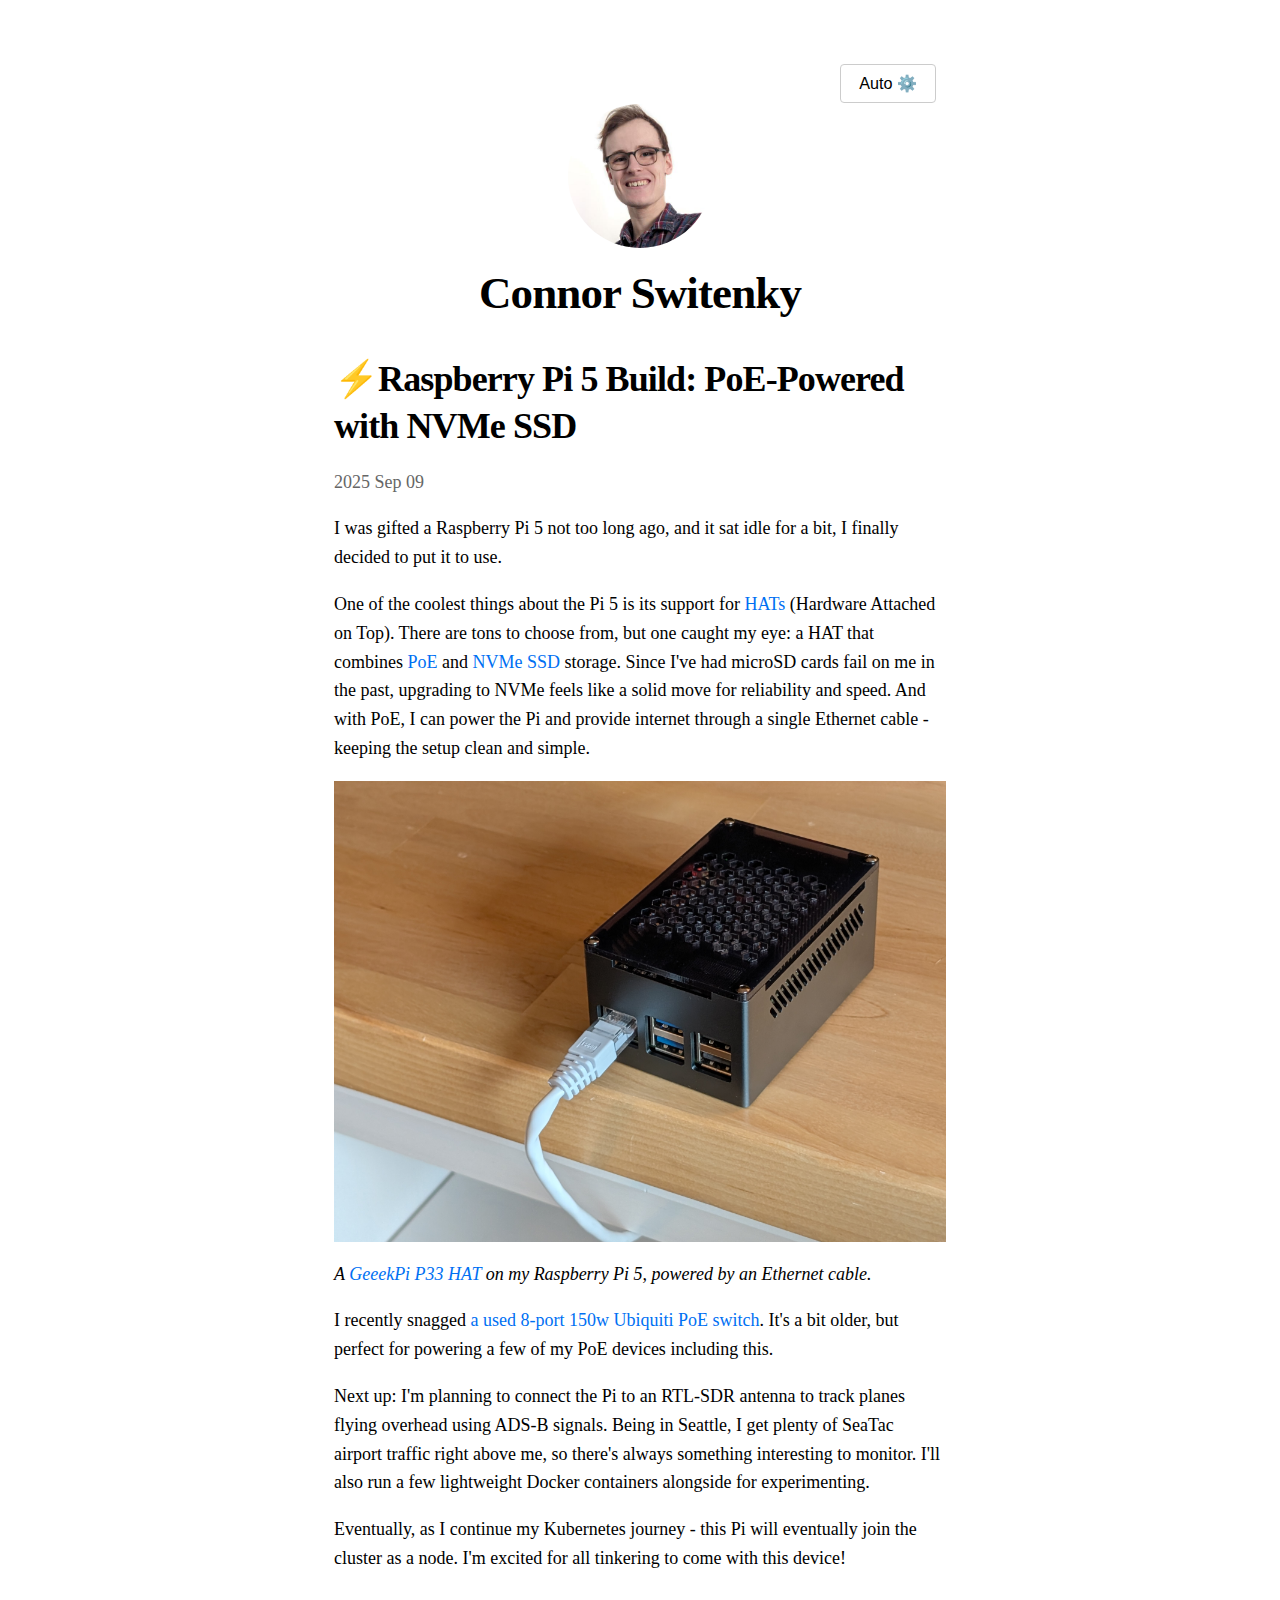
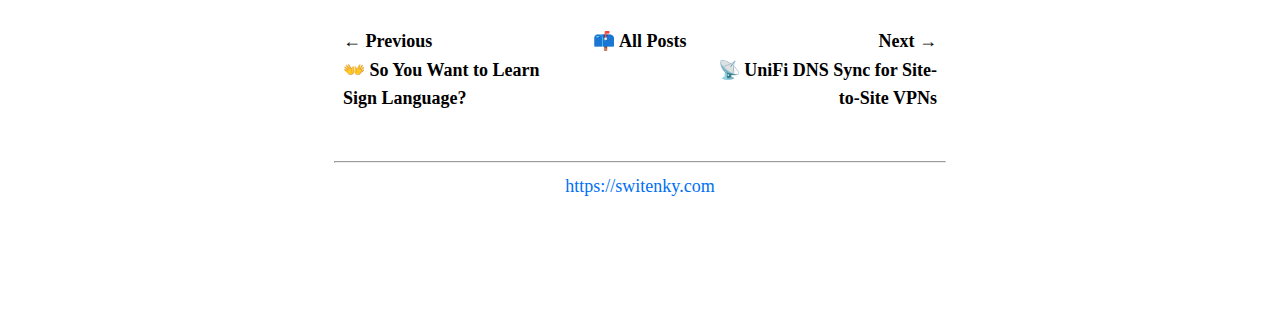
<file: posts/raspberry-pi-5-build-poe-powered-with-nvme-ssd.html>
<!DOCTYPE html><!--J3Z0yo_jL2bTdsskVceyn--><html lang="en"><head><meta charSet="utf-8"/><meta name="viewport" content="width=device-width, initial-scale=1"/><link rel="preload" as="image" href="/images/cswitenky.jpg"/><link rel="stylesheet" href="/_next/static/css/945d80a68a4b54e2.css" data-precedence="next"/><link rel="stylesheet" href="/_next/static/css/cf90ed5b6ea85f87.css" data-precedence="next"/><link rel="stylesheet" href="/_next/static/css/ad997785a9510f80.css" data-precedence="next"/><link rel="preload" as="script" fetchPriority="low" href="/_next/static/chunks/webpack-80858509eac32690.js"/><script src="/_next/static/chunks/4bd1b696-c023c6e3521b1417.js" async=""></script><script src="/_next/static/chunks/255-b13a2e010b19407f.js" async=""></script><script src="/_next/static/chunks/main-app-6075e3cb0349bbc6.js" async=""></script><script src="/_next/static/chunks/app/layout-0ef7083110d65cf4.js" async=""></script><script src="/_next/static/chunks/475-3744bb4aeea5fc33.js" async=""></script><script src="/_next/static/chunks/app/posts/%5Bid%5D/page-70176adfe5f4df1f.js" async=""></script><script src="/_next/static/chunks/app/not-found-8419458ee3046c79.js" async=""></script><link rel="preload" href="https://x.switenky.com/script.js" as="script"/><title>⚡Raspberry Pi 5 Build: PoE-Powered with NVMe SSD — Connor Switenky</title><meta name="description" content="Connor Switenky&#x27;s personal website."/><meta property="og:title" content="Connor Switenky"/><meta property="og:description" content="Connor Switenky&#x27;s personal website."/><meta name="twitter:card" content="summary"/><meta name="twitter:title" content="Connor Switenky"/><meta name="twitter:description" content="Connor Switenky&#x27;s personal website."/><link rel="icon" href="/favicon.ico"/><script src="/_next/static/chunks/polyfills-42372ed130431b0a.js" noModule=""></script></head><body><div hidden=""><!--$--><!--/$--></div><script>((a,b,c,d,e,f,g,h)=>{let i=document.documentElement,j=["light","dark"];function k(b){var c;(Array.isArray(a)?a:[a]).forEach(a=>{let c="class"===a,d=c&&f?e.map(a=>f[a]||a):e;c?(i.classList.remove(...d),i.classList.add(f&&f[b]?f[b]:b)):i.setAttribute(a,b)}),c=b,h&&j.includes(c)&&(i.style.colorScheme=c)}if(d)k(d);else try{let a=localStorage.getItem(b)||c,d=g&&"system"===a?window.matchMedia("(prefers-color-scheme: dark)").matches?"dark":"light":a;k(d)}catch(a){}})("data-theme","theme","system",null,["light","dark"],null,true,true)</script><div class="layout_container__Yj4mF"><div class="layout_toggleThemeButtonParent__wtEFu"><div class="layout_toggleThemeButton__avjlK"></div></div><header class="layout_header__oxpMD" role="presentation" aria-hidden="true"><section class="layout_headingMd__eULV8"><a style="color:inherit;text-decoration:none" aria-label="Go to Connor&#x27;s home page" href="/"><img alt="Avatar of Connor Switenky" width="144" height="144" decoding="async" data-nimg="1" class="layout_borderCircle__Hvocx" style="color:transparent;display:block;margin-left:auto;margin-right:auto" src="/images/cswitenky.jpg"/><h1 class="layout_heading2Xl__iXy4q">Connor Switenky</h1></a></section></header><main><article><h1 class="page_headingXl__Zf6mV">⚡Raspberry Pi 5 Build: PoE-Powered with NVMe SSD</h1><div class="page_lightText__9Tsca"><time dateTime="2025-09-09">2025 Sep 09</time></div><div><p>I was gifted a Raspberry Pi 5 not too long ago, and it sat idle for a bit, I finally decided to put it to use.</p>
<p>One of the coolest things about the Pi 5 is its support for <a href="https://en.wikipedia.org/wiki/Raspberry_Pi#Add-on_boards_(HATs)">HATs</a> (Hardware Attached on Top). There are tons to choose from, but one caught my eye: a HAT that combines <a href="https://en.wikipedia.org/wiki/Power_over_Ethernet">PoE</a> and <a href="https://en.wikipedia.org/wiki/NVM_Express">NVMe SSD</a> storage. Since I've had microSD cards fail on me in the past, upgrading to NVMe feels like a solid move for reliability and speed. And with PoE, I can power the Pi and provide internet through a single Ethernet cable - keeping the setup clean and simple.</p>
<p><img src="/images/raspberrypi5.jpg" alt=""></p>
<p><em>A <a href="https://pipci.jeffgeerling.com/hats/geeekpi-p33-m2-nvme-poe-hat.html">GeeekPi P33 HAT</a> on my Raspberry Pi 5, powered by an Ethernet cable.</em></p>
<p>I recently snagged <a href="https://store.ui.com/us/en/products/us-8-150w">a used 8-port 150w Ubiquiti PoE switch</a>. It's a bit older, but perfect for powering a few of my PoE devices including this.</p>
<p>Next up: I'm planning to connect the Pi to an RTL-SDR antenna to track planes flying overhead using ADS-B signals. Being in Seattle, I get plenty of SeaTac airport traffic right above me, so there's always something interesting to monitor. I'll also run a few lightweight Docker containers alongside for experimenting.</p>
<p>Eventually, as I continue my Kubernetes journey - this Pi will eventually join the cluster as a node. I'm excited for all tinkering to come with this device!</p>
</div></article><table class="page_postNavigation__aBHrL" aria-label="Post navigation"><tbody><tr><th><a aria-label="Previous post: 👐 So You Want to Learn Sign Language?" href="/posts/so-you-want-to-learn-sign-language">← Previous<br/><span aria-hidden="true">👐 So You Want to Learn Sign Language?</span></a></th><th><a aria-label="Go to all posts" href="/posts">📫 All Posts</a></th><th><a aria-label="Next post: 📡 UniFi DNS Sync for Site-to-Site VPNs" href="/posts/unifi-dns-sync-for-site-to-site-vpns">Next →<br/><span aria-hidden="true">📡 UniFi DNS Sync for Site-to-Site VPNs</span></a></th></tr></tbody></table></main><footer style="text-align:center;margin-top:30px"><hr/><a aria-label="Go to home page" href="/">https://switenky.com</a></footer></div><!--$--><!--/$--><script src="/_next/static/chunks/webpack-80858509eac32690.js" id="_R_" async=""></script><script>(self.__next_f=self.__next_f||[]).push([0])</script><script>self.__next_f.push([1,"1:\"$Sreact.fragment\"\n2:I[5379,[\"177\",\"static/chunks/app/layout-0ef7083110d65cf4.js\"],\"ThemeProvider\"]\n3:I[9766,[],\"\"]\n4:I[8924,[],\"\"]\n5:I[746,[\"475\",\"static/chunks/475-3744bb4aeea5fc33.js\",\"880\",\"static/chunks/app/posts/%5Bid%5D/page-70176adfe5f4df1f.js\"],\"default\"]\n6:I[1356,[\"475\",\"static/chunks/475-3744bb4aeea5fc33.js\",\"345\",\"static/chunks/app/not-found-8419458ee3046c79.js\"],\"Image\"]\n7:I[2619,[\"475\",\"static/chunks/475-3744bb4aeea5fc33.js\",\"880\",\"static/chunks/app/posts/%5Bid%5D/page-70176adfe5f4df1f.js\"],\"\"]\n9:I[4431,[],\"OutletBoundary\"]\nb:I[5278,[],\"AsyncMetadataOutlet\"]\nd:I[4431,[],\"ViewportBoundary\"]\nf:I[4431,[],\"MetadataBoundary\"]\n10:\"$Sreact.suspense\"\n12:I[7150,[],\"\"]\n:HL[\"/_next/static/css/945d80a68a4b54e2.css\",\"style\"]\n:HL[\"/_next/static/css/cf90ed5b6ea85f87.css\",\"style\"]\n:HL[\"/_next/static/css/ad997785a9510f80.css\",\"style\"]\n"])</script><script>self.__next_f.push([1,"0:{\"P\":null,\"b\":\"J3Z0yo-jL2bTdsskVceyn\",\"p\":\"\",\"c\":[\"\",\"posts\",\"raspberry-pi-5-build-poe-powered-with-nvme-ssd\"],\"i\":false,\"f\":[[[\"\",{\"children\":[\"posts\",{\"children\":[[\"id\",\"raspberry-pi-5-build-poe-powered-with-nvme-ssd\",\"d\"],{\"children\":[\"__PAGE__\",{}]}]}]},\"$undefined\",\"$undefined\",true],[\"\",[\"$\",\"$1\",\"c\",{\"children\":[[[\"$\",\"link\",\"0\",{\"rel\":\"stylesheet\",\"href\":\"/_next/static/css/945d80a68a4b54e2.css\",\"precedence\":\"next\",\"crossOrigin\":\"$undefined\",\"nonce\":\"$undefined\"}]],[\"$\",\"html\",null,{\"lang\":\"en\",\"suppressHydrationWarning\":true,\"children\":[\"$\",\"body\",null,{\"suppressHydrationWarning\":true,\"children\":[\"$\",\"$L2\",null,{\"attribute\":\"data-theme\",\"defaultTheme\":\"system\",\"enableSystem\":true,\"disableTransitionOnChange\":true,\"children\":[\"$\",\"$L3\",null,{\"parallelRouterKey\":\"children\",\"error\":\"$undefined\",\"errorStyles\":\"$undefined\",\"errorScripts\":\"$undefined\",\"template\":[\"$\",\"$L4\",null,{}],\"templateStyles\":\"$undefined\",\"templateScripts\":\"$undefined\",\"notFound\":[[\"$\",\"$L5\",null,{\"children\":[\"$\",\"main\",null,{\"children\":[\"$\",\"section\",null,{\"className\":\"not-found_notFound__1gjkC\",\"children\":[[\"$\",\"$L6\",null,{\"priority\":true,\"src\":\"/404.png\",\"height\":225,\"width\":400,\"alt\":\"404 fingerspelled in American Sign Language\",\"className\":\"not-found_image__1cFp1\"}],[\"$\",\"h1\",null,{\"children\":\"Page Not Found\"}],[\"$\",\"$L7\",null,{\"href\":\"/\",\"children\":\"Go Home\"}]]}]}]}],[[\"$\",\"link\",\"0\",{\"rel\":\"stylesheet\",\"href\":\"/_next/static/css/ad997785a9510f80.css\",\"precedence\":\"next\",\"crossOrigin\":\"$undefined\",\"nonce\":\"$undefined\"}]]],\"forbidden\":\"$undefined\",\"unauthorized\":\"$undefined\"}]}]}]}]]}],{\"children\":[\"posts\",[\"$\",\"$1\",\"c\",{\"children\":[null,[\"$\",\"$L3\",null,{\"parallelRouterKey\":\"children\",\"error\":\"$undefined\",\"errorStyles\":\"$undefined\",\"errorScripts\":\"$undefined\",\"template\":[\"$\",\"$L4\",null,{}],\"templateStyles\":\"$undefined\",\"templateScripts\":\"$undefined\",\"notFound\":\"$undefined\",\"forbidden\":\"$undefined\",\"unauthorized\":\"$undefined\"}]]}],{\"children\":[[\"id\",\"raspberry-pi-5-build-poe-powered-with-nvme-ssd\",\"d\"],[\"$\",\"$1\",\"c\",{\"children\":[null,[\"$\",\"$L3\",null,{\"parallelRouterKey\":\"children\",\"error\":\"$undefined\",\"errorStyles\":\"$undefined\",\"errorScripts\":\"$undefined\",\"template\":[\"$\",\"$L4\",null,{}],\"templateStyles\":\"$undefined\",\"templateScripts\":\"$undefined\",\"notFound\":\"$undefined\",\"forbidden\":\"$undefined\",\"unauthorized\":\"$undefined\"}]]}],{\"children\":[\"__PAGE__\",[\"$\",\"$1\",\"c\",{\"children\":[\"$L8\",[[\"$\",\"link\",\"0\",{\"rel\":\"stylesheet\",\"href\":\"/_next/static/css/cf90ed5b6ea85f87.css\",\"precedence\":\"next\",\"crossOrigin\":\"$undefined\",\"nonce\":\"$undefined\"}],[\"$\",\"link\",\"1\",{\"rel\":\"stylesheet\",\"href\":\"/_next/static/css/ad997785a9510f80.css\",\"precedence\":\"next\",\"crossOrigin\":\"$undefined\",\"nonce\":\"$undefined\"}]],[\"$\",\"$L9\",null,{\"children\":[\"$La\",[\"$\",\"$Lb\",null,{\"promise\":\"$@c\"}]]}]]}],{},null,false]},null,false]},null,false]},null,false],[\"$\",\"$1\",\"h\",{\"children\":[null,[[\"$\",\"$Ld\",null,{\"children\":\"$Le\"}],null],[\"$\",\"$Lf\",null,{\"children\":[\"$\",\"div\",null,{\"hidden\":true,\"children\":[\"$\",\"$10\",null,{\"fallback\":null,\"children\":\"$L11\"}]}]}]]}],false]],\"m\":\"$undefined\",\"G\":[\"$12\",[]],\"s\":false,\"S\":true}\n"])</script><script>self.__next_f.push([1,"13:T692,"])</script><script>self.__next_f.push([1,"\u003cp\u003eI was gifted a Raspberry Pi 5 not too long ago, and it sat idle for a bit, I finally decided to put it to use.\u003c/p\u003e\n\u003cp\u003eOne of the coolest things about the Pi 5 is its support for \u003ca href=\"https://en.wikipedia.org/wiki/Raspberry_Pi#Add-on_boards_(HATs)\"\u003eHATs\u003c/a\u003e (Hardware Attached on Top). There are tons to choose from, but one caught my eye: a HAT that combines \u003ca href=\"https://en.wikipedia.org/wiki/Power_over_Ethernet\"\u003ePoE\u003c/a\u003e and \u003ca href=\"https://en.wikipedia.org/wiki/NVM_Express\"\u003eNVMe SSD\u003c/a\u003e storage. Since I've had microSD cards fail on me in the past, upgrading to NVMe feels like a solid move for reliability and speed. And with PoE, I can power the Pi and provide internet through a single Ethernet cable - keeping the setup clean and simple.\u003c/p\u003e\n\u003cp\u003e\u003cimg src=\"/images/raspberrypi5.jpg\" alt=\"\"\u003e\u003c/p\u003e\n\u003cp\u003e\u003cem\u003eA \u003ca href=\"https://pipci.jeffgeerling.com/hats/geeekpi-p33-m2-nvme-poe-hat.html\"\u003eGeeekPi P33 HAT\u003c/a\u003e on my Raspberry Pi 5, powered by an Ethernet cable.\u003c/em\u003e\u003c/p\u003e\n\u003cp\u003eI recently snagged \u003ca href=\"https://store.ui.com/us/en/products/us-8-150w\"\u003ea used 8-port 150w Ubiquiti PoE switch\u003c/a\u003e. It's a bit older, but perfect for powering a few of my PoE devices including this.\u003c/p\u003e\n\u003cp\u003eNext up: I'm planning to connect the Pi to an RTL-SDR antenna to track planes flying overhead using ADS-B signals. Being in Seattle, I get plenty of SeaTac airport traffic right above me, so there's always something interesting to monitor. I'll also run a few lightweight Docker containers alongside for experimenting.\u003c/p\u003e\n\u003cp\u003eEventually, as I continue my Kubernetes journey - this Pi will eventually join the cluster as a node. I'm excited for all tinkering to come with this device!\u003c/p\u003e\n"])</script><script>self.__next_f.push([1,"8:[\"$\",\"$L5\",null,{\"children\":[[\"$\",\"article\",null,{\"children\":[[\"$\",\"h1\",null,{\"className\":\"page_headingXl__Zf6mV\",\"children\":\"⚡Raspberry Pi 5 Build: PoE-Powered with NVMe SSD\"}],[\"$\",\"div\",null,{\"className\":\"page_lightText__9Tsca\",\"children\":[\"$\",\"time\",null,{\"dateTime\":\"2025-09-09\",\"children\":\"2025 Sep 09\"}]}],[\"$\",\"div\",null,{\"dangerouslySetInnerHTML\":{\"__html\":\"$13\"}}]]}],[\"$\",\"table\",null,{\"className\":\"page_postNavigation__aBHrL\",\"aria-label\":\"Post navigation\",\"children\":[\"$\",\"tbody\",null,{\"children\":[\"$\",\"tr\",null,{\"children\":[[\"$\",\"th\",null,{\"children\":[\"$\",\"$L7\",null,{\"href\":\"/posts/so-you-want-to-learn-sign-language\",\"aria-label\":\"Previous post: 👐 So You Want to Learn Sign Language?\",\"children\":[\"← Previous\",[\"$\",\"br\",null,{}],[\"$\",\"span\",null,{\"aria-hidden\":\"true\",\"children\":\"👐 So You Want to Learn Sign Language?\"}]]}]}],[\"$\",\"th\",null,{\"children\":[\"$\",\"$L7\",null,{\"href\":\"/posts\",\"aria-label\":\"Go to all posts\",\"children\":\"📫 All Posts\"}]}],[\"$\",\"th\",null,{\"children\":[\"$\",\"$L7\",null,{\"href\":\"/posts/unifi-dns-sync-for-site-to-site-vpns\",\"aria-label\":\"Next post: 📡 UniFi DNS Sync for Site-to-Site VPNs\",\"children\":[\"Next →\",[\"$\",\"br\",null,{}],[\"$\",\"span\",null,{\"aria-hidden\":\"true\",\"children\":\"📡 UniFi DNS Sync for Site-to-Site VPNs\"}]]}]}]]}]}]}]]}]\n"])</script><script>self.__next_f.push([1,"e:[[\"$\",\"meta\",\"0\",{\"charSet\":\"utf-8\"}],[\"$\",\"meta\",\"1\",{\"name\":\"viewport\",\"content\":\"width=device-width, initial-scale=1\"}]]\na:null\n"])</script><script>self.__next_f.push([1,"14:I[622,[],\"IconMark\"]\n"])</script><script>self.__next_f.push([1,"c:{\"metadata\":[[\"$\",\"title\",\"0\",{\"children\":\"⚡Raspberry Pi 5 Build: PoE-Powered with NVMe SSD — Connor Switenky\"}],[\"$\",\"meta\",\"1\",{\"name\":\"description\",\"content\":\"Connor Switenky's personal website.\"}],[\"$\",\"meta\",\"2\",{\"property\":\"og:title\",\"content\":\"Connor Switenky\"}],[\"$\",\"meta\",\"3\",{\"property\":\"og:description\",\"content\":\"Connor Switenky's personal website.\"}],[\"$\",\"meta\",\"4\",{\"name\":\"twitter:card\",\"content\":\"summary\"}],[\"$\",\"meta\",\"5\",{\"name\":\"twitter:title\",\"content\":\"Connor Switenky\"}],[\"$\",\"meta\",\"6\",{\"name\":\"twitter:description\",\"content\":\"Connor Switenky's personal website.\"}],[\"$\",\"link\",\"7\",{\"rel\":\"icon\",\"href\":\"/favicon.ico\"}],[\"$\",\"$L14\",\"8\",{}]],\"error\":null,\"digest\":\"$undefined\"}\n"])</script><script>self.__next_f.push([1,"11:\"$c:metadata\"\n"])</script></body></html>
</file>
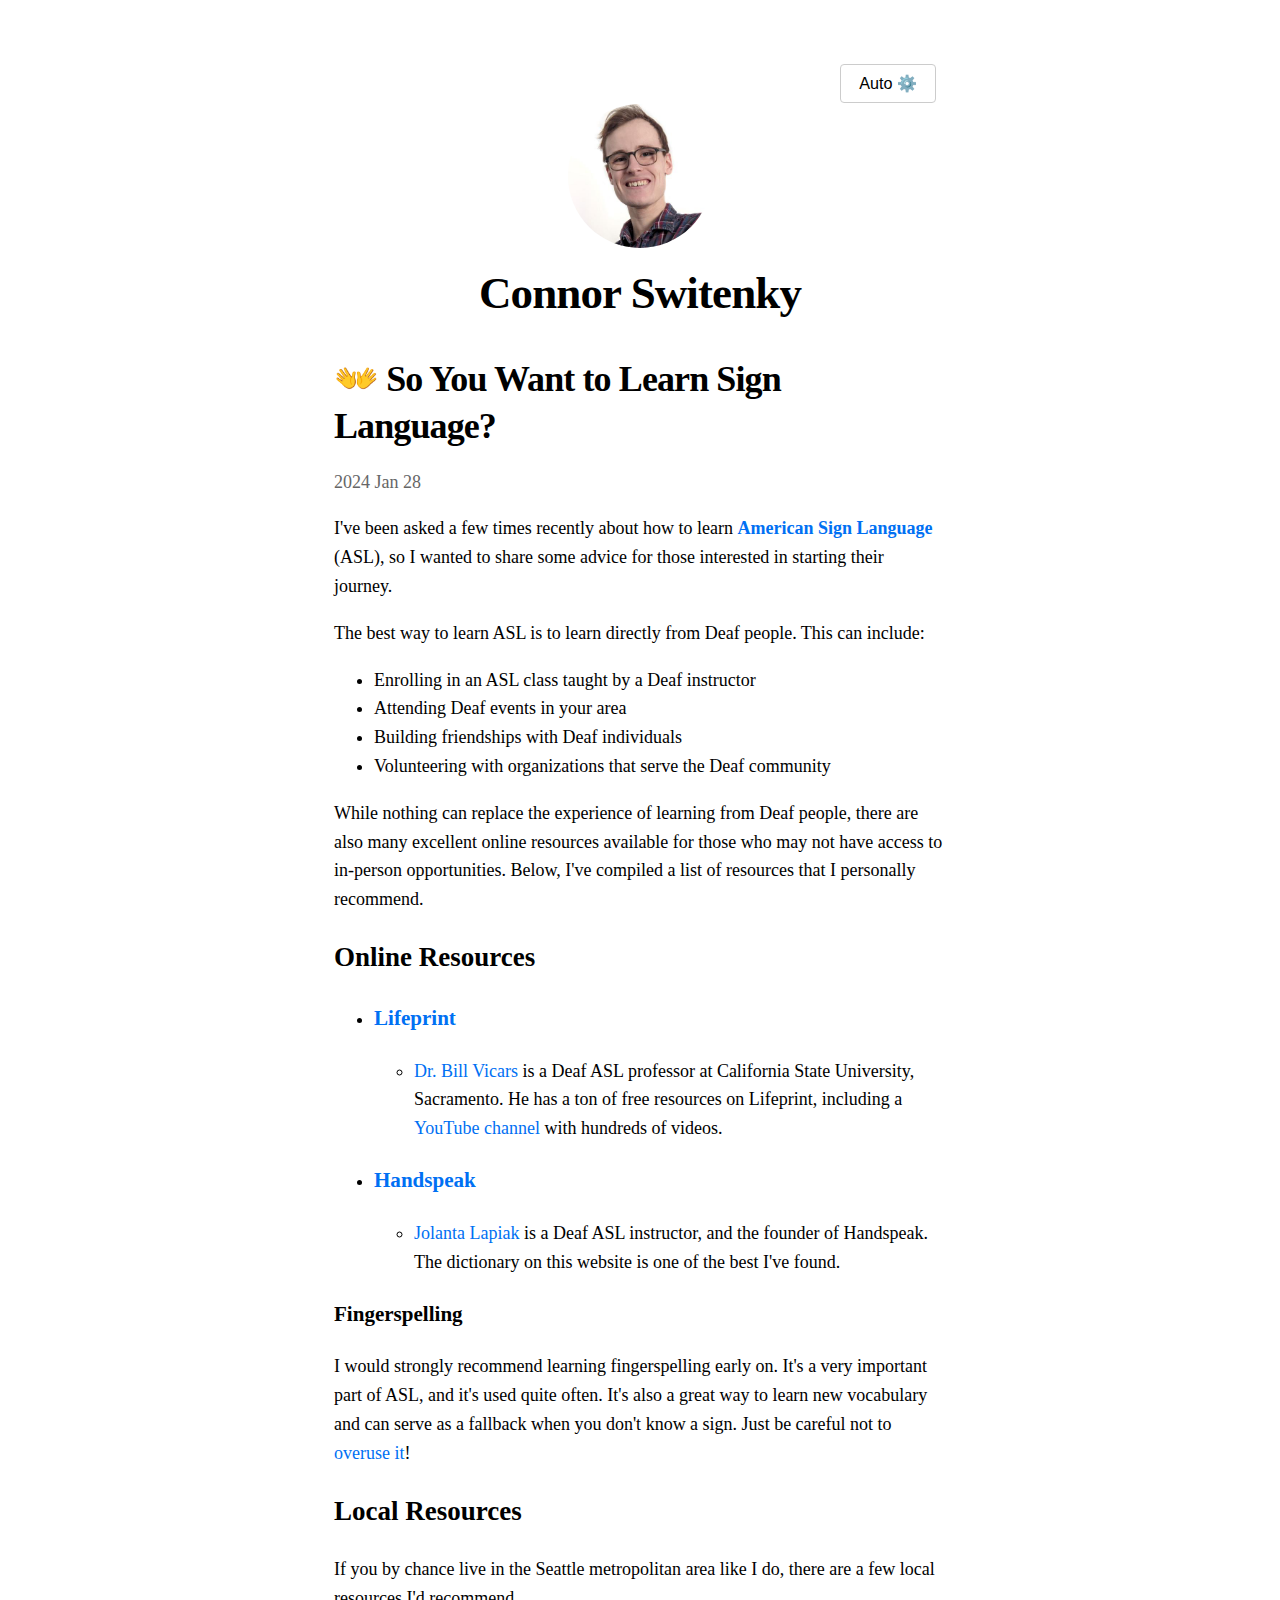
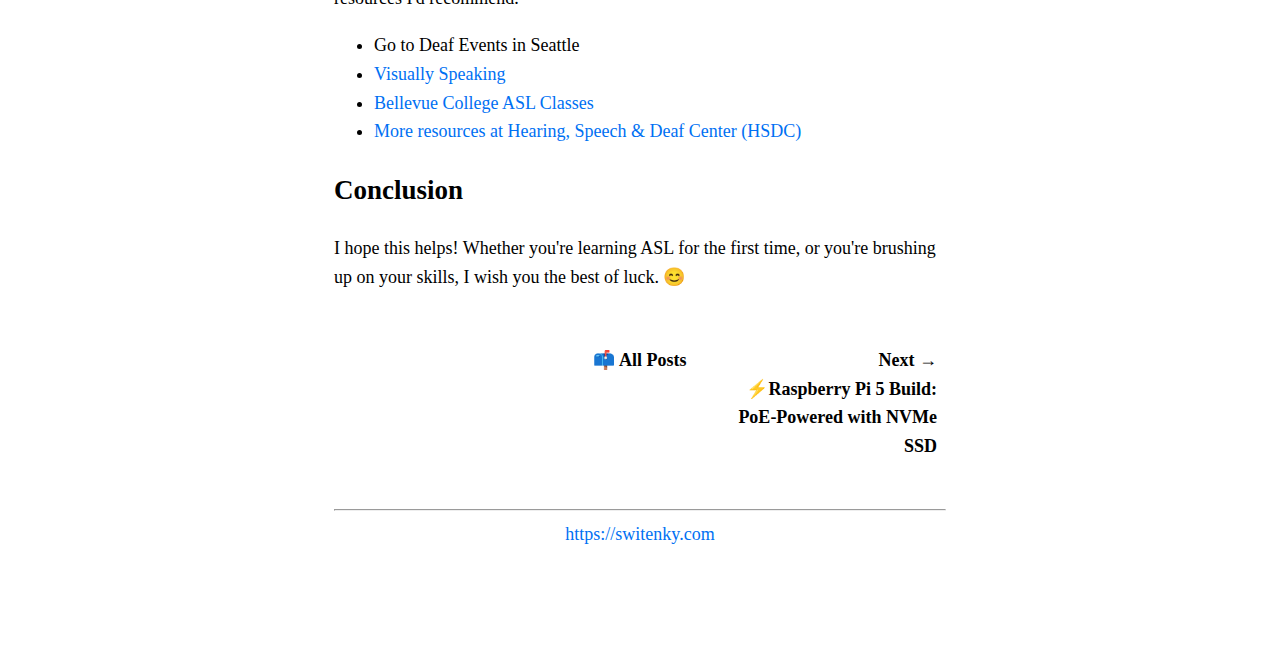
<file: posts/so-you-want-to-learn-sign-language.html>
<!DOCTYPE html><!--LxPGE5bDnCCrJUYTdRgRs--><html lang="en"><head><meta charSet="utf-8"/><meta name="viewport" content="width=device-width, initial-scale=1"/><link rel="preload" as="image" href="/images/cswitenky.jpg"/><link rel="stylesheet" href="/_next/static/css/945d80a68a4b54e2.css" data-precedence="next"/><link rel="stylesheet" href="/_next/static/css/cf90ed5b6ea85f87.css" data-precedence="next"/><link rel="stylesheet" href="/_next/static/css/ad997785a9510f80.css" data-precedence="next"/><link rel="preload" as="script" fetchPriority="low" href="/_next/static/chunks/webpack-4acccfd5bd1ca8f0.js"/><script src="/_next/static/chunks/4bd1b696-c023c6e3521b1417.js" async=""></script><script src="/_next/static/chunks/255-b13a2e010b19407f.js" async=""></script><script src="/_next/static/chunks/main-app-6075e3cb0349bbc6.js" async=""></script><script src="/_next/static/chunks/app/layout-eae359dd2861a4e5.js" async=""></script><script src="/_next/static/chunks/855-7cfc8a6476d2f0d0.js" async=""></script><script src="/_next/static/chunks/app/posts/%5Bid%5D/page-d1139e95918636e0.js" async=""></script><script src="/_next/static/chunks/app/not-found-91acb486c22b036d.js" async=""></script><link rel="preload" href="https://x.switenky.com/script.js" as="script"/><title>👐 So You Want to Learn Sign Language? — Connor Switenky</title><meta name="description" content="Connor Switenky&#x27;s personal website."/><meta property="og:title" content="Connor Switenky"/><meta property="og:description" content="Connor Switenky&#x27;s personal website."/><meta name="twitter:card" content="summary"/><meta name="twitter:title" content="Connor Switenky"/><meta name="twitter:description" content="Connor Switenky&#x27;s personal website."/><link rel="icon" href="/favicon.ico"/><script src="/_next/static/chunks/polyfills-42372ed130431b0a.js" noModule=""></script></head><body><div hidden=""><!--$--><!--/$--></div><script>((a,b,c,d,e,f,g,h)=>{let i=document.documentElement,j=["light","dark"];function k(b){var c;(Array.isArray(a)?a:[a]).forEach(a=>{let c="class"===a,d=c&&f?e.map(a=>f[a]||a):e;c?(i.classList.remove(...d),i.classList.add(f&&f[b]?f[b]:b)):i.setAttribute(a,b)}),c=b,h&&j.includes(c)&&(i.style.colorScheme=c)}if(d)k(d);else try{let a=localStorage.getItem(b)||c,d=g&&"system"===a?window.matchMedia("(prefers-color-scheme: dark)").matches?"dark":"light":a;k(d)}catch(a){}})("data-theme","theme","system",null,["light","dark"],null,true,true)</script><div class="layout_container__Yj4mF"><div class="layout_toggleThemeButtonParent__wtEFu"><div class="layout_toggleThemeButton__avjlK"></div></div><header class="layout_header__oxpMD" role="presentation" aria-hidden="true"><section class="layout_headingMd__eULV8"><a style="color:inherit;text-decoration:none" aria-label="Go to Connor&#x27;s home page" href="/"><img alt="Avatar of Connor Switenky" width="144" height="144" decoding="async" data-nimg="1" class="layout_borderCircle__Hvocx" style="color:transparent;display:block;margin-left:auto;margin-right:auto" src="/images/cswitenky.jpg"/><h1 class="layout_heading2Xl__iXy4q">Connor Switenky</h1></a></section></header><main><!--$!--><template data-dgst="BAILOUT_TO_CLIENT_SIDE_RENDERING"></template><!--/$--></main><footer style="text-align:center;margin-top:30px"><hr/><a aria-label="Go to home page" href="/">https://switenky.com</a></footer></div><!--$--><!--/$--><script src="/_next/static/chunks/webpack-4acccfd5bd1ca8f0.js" id="_R_" async=""></script><script>(self.__next_f=self.__next_f||[]).push([0])</script><script>self.__next_f.push([1,"1:\"$Sreact.fragment\"\n2:I[5379,[\"177\",\"static/chunks/app/layout-eae359dd2861a4e5.js\"],\"ThemeProvider\"]\n3:I[9766,[],\"\"]\n4:I[8924,[],\"\"]\n5:I[746,[\"855\",\"static/chunks/855-7cfc8a6476d2f0d0.js\",\"880\",\"static/chunks/app/posts/%5Bid%5D/page-d1139e95918636e0.js\"],\"default\"]\n6:I[1356,[\"855\",\"static/chunks/855-7cfc8a6476d2f0d0.js\",\"345\",\"static/chunks/app/not-found-91acb486c22b036d.js\"],\"Image\"]\n7:I[2619,[\"855\",\"static/chunks/855-7cfc8a6476d2f0d0.js\",\"880\",\"static/chunks/app/posts/%5Bid%5D/page-d1139e95918636e0.js\"],\"\"]\n9:I[4431,[],\"OutletBoundary\"]\nb:I[5278,[],\"AsyncMetadataOutlet\"]\nd:I[4431,[],\"ViewportBoundary\"]\nf:I[4431,[],\"MetadataBoundary\"]\n10:\"$Sreact.suspense\"\n12:I[7150,[],\"\"]\n:HL[\"/_next/static/css/945d80a68a4b54e2.css\",\"style\"]\n:HL[\"/_next/static/css/cf90ed5b6ea85f87.css\",\"style\"]\n:HL[\"/_next/static/css/ad997785a9510f80.css\",\"style\"]\n"])</script><script>self.__next_f.push([1,"0:{\"P\":null,\"b\":\"LxPGE5bDnCCrJUYTdRgRs\",\"p\":\"\",\"c\":[\"\",\"posts\",\"so-you-want-to-learn-sign-language\"],\"i\":false,\"f\":[[[\"\",{\"children\":[\"posts\",{\"children\":[[\"id\",\"so-you-want-to-learn-sign-language\",\"d\"],{\"children\":[\"__PAGE__\",{}]}]}]},\"$undefined\",\"$undefined\",true],[\"\",[\"$\",\"$1\",\"c\",{\"children\":[[[\"$\",\"link\",\"0\",{\"rel\":\"stylesheet\",\"href\":\"/_next/static/css/945d80a68a4b54e2.css\",\"precedence\":\"next\",\"crossOrigin\":\"$undefined\",\"nonce\":\"$undefined\"}]],[\"$\",\"html\",null,{\"lang\":\"en\",\"suppressHydrationWarning\":true,\"children\":[\"$\",\"body\",null,{\"suppressHydrationWarning\":true,\"children\":[\"$\",\"$L2\",null,{\"attribute\":\"data-theme\",\"defaultTheme\":\"system\",\"enableSystem\":true,\"disableTransitionOnChange\":true,\"children\":[\"$\",\"$L3\",null,{\"parallelRouterKey\":\"children\",\"error\":\"$undefined\",\"errorStyles\":\"$undefined\",\"errorScripts\":\"$undefined\",\"template\":[\"$\",\"$L4\",null,{}],\"templateStyles\":\"$undefined\",\"templateScripts\":\"$undefined\",\"notFound\":[[\"$\",\"$L5\",null,{\"children\":[\"$\",\"main\",null,{\"children\":[\"$\",\"section\",null,{\"className\":\"not-found_notFound__1gjkC\",\"children\":[[\"$\",\"$L6\",null,{\"priority\":true,\"src\":\"/404.png\",\"height\":225,\"width\":400,\"alt\":\"404 fingerspelled in American Sign Language\",\"className\":\"not-found_image__1cFp1\"}],[\"$\",\"h1\",null,{\"children\":\"Page Not Found\"}],[\"$\",\"$L7\",null,{\"href\":\"/\",\"children\":\"Go Home\"}]]}]}]}],[[\"$\",\"link\",\"0\",{\"rel\":\"stylesheet\",\"href\":\"/_next/static/css/ad997785a9510f80.css\",\"precedence\":\"next\",\"crossOrigin\":\"$undefined\",\"nonce\":\"$undefined\"}]]],\"forbidden\":\"$undefined\",\"unauthorized\":\"$undefined\"}]}]}]}]]}],{\"children\":[\"posts\",[\"$\",\"$1\",\"c\",{\"children\":[null,[\"$\",\"$L3\",null,{\"parallelRouterKey\":\"children\",\"error\":\"$undefined\",\"errorStyles\":\"$undefined\",\"errorScripts\":\"$undefined\",\"template\":[\"$\",\"$L4\",null,{}],\"templateStyles\":\"$undefined\",\"templateScripts\":\"$undefined\",\"notFound\":\"$undefined\",\"forbidden\":\"$undefined\",\"unauthorized\":\"$undefined\"}]]}],{\"children\":[[\"id\",\"so-you-want-to-learn-sign-language\",\"d\"],[\"$\",\"$1\",\"c\",{\"children\":[null,[\"$\",\"$L3\",null,{\"parallelRouterKey\":\"children\",\"error\":\"$undefined\",\"errorStyles\":\"$undefined\",\"errorScripts\":\"$undefined\",\"template\":[\"$\",\"$L4\",null,{}],\"templateStyles\":\"$undefined\",\"templateScripts\":\"$undefined\",\"notFound\":\"$undefined\",\"forbidden\":\"$undefined\",\"unauthorized\":\"$undefined\"}]]}],{\"children\":[\"__PAGE__\",[\"$\",\"$1\",\"c\",{\"children\":[\"$L8\",[[\"$\",\"link\",\"0\",{\"rel\":\"stylesheet\",\"href\":\"/_next/static/css/cf90ed5b6ea85f87.css\",\"precedence\":\"next\",\"crossOrigin\":\"$undefined\",\"nonce\":\"$undefined\"}],[\"$\",\"link\",\"1\",{\"rel\":\"stylesheet\",\"href\":\"/_next/static/css/ad997785a9510f80.css\",\"precedence\":\"next\",\"crossOrigin\":\"$undefined\",\"nonce\":\"$undefined\"}]],[\"$\",\"$L9\",null,{\"children\":[\"$La\",[\"$\",\"$Lb\",null,{\"promise\":\"$@c\"}]]}]]}],{},null,false]},null,false]},null,false]},null,false],[\"$\",\"$1\",\"h\",{\"children\":[null,[[\"$\",\"$Ld\",null,{\"children\":\"$Le\"}],null],[\"$\",\"$Lf\",null,{\"children\":[\"$\",\"div\",null,{\"hidden\":true,\"children\":[\"$\",\"$10\",null,{\"fallback\":null,\"children\":\"$L11\"}]}]}]]}],false]],\"m\":\"$undefined\",\"G\":[\"$12\",[]],\"s\":false,\"S\":true}\n"])</script><script>self.__next_f.push([1,"13:Ta35,"])</script><script>self.__next_f.push([1,"\u003cp\u003eI've been asked a few times recently about how to learn \u003ca href=\"https://en.wikipedia.org/wiki/American_Sign_Language\"\u003e\u003cstrong\u003eAmerican Sign Language\u003c/strong\u003e\u003c/a\u003e (ASL), so I wanted to share some advice for those interested in starting their journey.\u003c/p\u003e\n\u003cp\u003eThe best way to learn ASL is to learn directly from Deaf people. This can include:\u003c/p\u003e\n\u003cul\u003e\n\u003cli\u003eEnrolling in an ASL class taught by a Deaf instructor\u003c/li\u003e\n\u003cli\u003eAttending Deaf events in your area\u003c/li\u003e\n\u003cli\u003eBuilding friendships with Deaf individuals\u003c/li\u003e\n\u003cli\u003eVolunteering with organizations that serve the Deaf community\u003c/li\u003e\n\u003c/ul\u003e\n\u003cp\u003eWhile nothing can replace the experience of learning from Deaf people, there are also many excellent online resources available for those who may not have access to in-person opportunities. Below, I've compiled a list of resources that I personally recommend.\u003c/p\u003e\n\u003ch2\u003eOnline Resources\u003c/h2\u003e\n\u003cul\u003e\n\u003cli\u003e\n\u003ch3\u003e\u003ca href=\"https://www.lifeprint.com/\"\u003eLifeprint\u003c/a\u003e\u003c/h3\u003e\n\u003cul\u003e\n\u003cli\u003e\u003ca href=\"https://www.lifeprint.com/asl101/pages-layout/instructor.htm\"\u003eDr. Bill Vicars\u003c/a\u003e is a Deaf ASL professor at California State University, Sacramento. He has a ton of free resources on Lifeprint, including a \u003ca href=\"https://www.youtube.com/user/billvicars\"\u003eYouTube channel\u003c/a\u003e with hundreds of videos.\u003c/li\u003e\n\u003c/ul\u003e\n\u003c/li\u003e\n\u003cli\u003e\n\u003ch3\u003e\u003ca href=\"https://www.handspeak.com/\"\u003eHandspeak\u003c/a\u003e\u003c/h3\u003e\n\u003cul\u003e\n\u003cli\u003e\u003ca href=\"https://www.handspeak.com/learn/1/\"\u003eJolanta Lapiak\u003c/a\u003e is a Deaf ASL instructor, and the founder of Handspeak. The dictionary on this website is one of the best I've found.\u003c/li\u003e\n\u003c/ul\u003e\n\u003c/li\u003e\n\u003c/ul\u003e\n\u003ch3\u003eFingerspelling\u003c/h3\u003e\n\u003cp\u003eI would strongly recommend learning fingerspelling early on. It's a very important part of ASL, and it's used quite often. It's also a great way to learn new vocabulary and can serve as a fallback when you don't know a sign. Just be careful not to \u003ca href=\"https://www.youtube.com/watch?v=fYAVL1Dxokk\"\u003eoveruse it\u003c/a\u003e!\u003c/p\u003e\n\u003ch2\u003eLocal Resources\u003c/h2\u003e\n\u003cp\u003eIf you by chance live in the Seattle metropolitan area like I do, there are a few local resources I'd recommend.\u003c/p\u003e\n\u003cul\u003e\n\u003cli\u003eGo to Deaf Events in Seattle\u003c/li\u003e\n\u003cli\u003e\u003ca href=\"https://www.visuallyspeaking.info/\"\u003eVisually Speaking\u003c/a\u003e\u003c/li\u003e\n\u003cli\u003e\u003ca href=\"https://www.bellevuecollege.edu/worldlanguages/departments/american-sign-language-asl/\"\u003eBellevue College ASL Classes\u003c/a\u003e\u003c/li\u003e\n\u003cli\u003e\u003ca href=\"https://hsdc.org/education/resources/\"\u003eMore resources at Hearing, Speech \u0026#x26; Deaf Center (HSDC)\u003c/a\u003e\u003c/li\u003e\n\u003c/ul\u003e\n\u003ch2\u003eConclusion\u003c/h2\u003e\n\u003cp\u003eI hope this helps! Whether you're learning ASL for the first time, or you're brushing up on your skills, I wish you the best of luck. 😊\u003c/p\u003e\n"])</script><script>self.__next_f.push([1,"8:[\"$\",\"$L5\",null,{\"children\":[[\"$\",\"article\",null,{\"children\":[[\"$\",\"h1\",null,{\"className\":\"page_headingXl__Zf6mV\",\"children\":\"👐 So You Want to Learn Sign Language?\"}],[\"$\",\"div\",null,{\"className\":\"page_lightText__9Tsca\",\"children\":[\"$\",\"time\",null,{\"dateTime\":\"2024-01-28\",\"children\":\"2024 Jan 28\"}]}],[\"$\",\"div\",null,{\"dangerouslySetInnerHTML\":{\"__html\":\"$13\"}}]]}],[\"$\",\"table\",null,{\"className\":\"page_postNavigation__aBHrL\",\"aria-label\":\"Post navigation\",\"children\":[\"$\",\"tbody\",null,{\"children\":[\"$\",\"tr\",null,{\"children\":[[\"$\",\"th\",null,{\"children\":null}],[\"$\",\"th\",null,{\"children\":[\"$\",\"$L7\",null,{\"href\":\"/posts\",\"aria-label\":\"Go to all posts\",\"children\":\"📫 All Posts\"}]}],[\"$\",\"th\",null,{\"children\":[\"$\",\"$L7\",null,{\"href\":\"/posts/raspberry-pi-5-build-poe-powered-with-nvme-ssd\",\"aria-label\":\"Next post: ⚡Raspberry Pi 5 Build: PoE-Powered with NVMe SSD\",\"children\":[\"Next →\",\"$L14\",\"$L15\"]}]}]]}]}]}]]}]\n"])</script><script>self.__next_f.push([1,"14:[\"$\",\"br\",null,{}]\n15:[\"$\",\"span\",null,{\"aria-hidden\":\"true\",\"children\":\"⚡Raspberry Pi 5 Build: PoE-Powered with NVMe SSD\"}]\n"])</script><script>self.__next_f.push([1,"e:[[\"$\",\"meta\",\"0\",{\"charSet\":\"utf-8\"}],[\"$\",\"meta\",\"1\",{\"name\":\"viewport\",\"content\":\"width=device-width, initial-scale=1\"}]]\na:null\n"])</script><script>self.__next_f.push([1,"16:I[622,[],\"IconMark\"]\n"])</script><script>self.__next_f.push([1,"c:{\"metadata\":[[\"$\",\"title\",\"0\",{\"children\":\"👐 So You Want to Learn Sign Language? — Connor Switenky\"}],[\"$\",\"meta\",\"1\",{\"name\":\"description\",\"content\":\"Connor Switenky's personal website.\"}],[\"$\",\"meta\",\"2\",{\"property\":\"og:title\",\"content\":\"Connor Switenky\"}],[\"$\",\"meta\",\"3\",{\"property\":\"og:description\",\"content\":\"Connor Switenky's personal website.\"}],[\"$\",\"meta\",\"4\",{\"name\":\"twitter:card\",\"content\":\"summary\"}],[\"$\",\"meta\",\"5\",{\"name\":\"twitter:title\",\"content\":\"Connor Switenky\"}],[\"$\",\"meta\",\"6\",{\"name\":\"twitter:description\",\"content\":\"Connor Switenky's personal website.\"}],[\"$\",\"link\",\"7\",{\"rel\":\"icon\",\"href\":\"/favicon.ico\"}],[\"$\",\"$L16\",\"8\",{}]],\"error\":null,\"digest\":\"$undefined\"}\n"])</script><script>self.__next_f.push([1,"11:\"$c:metadata\"\n"])</script></body></html>
</file>
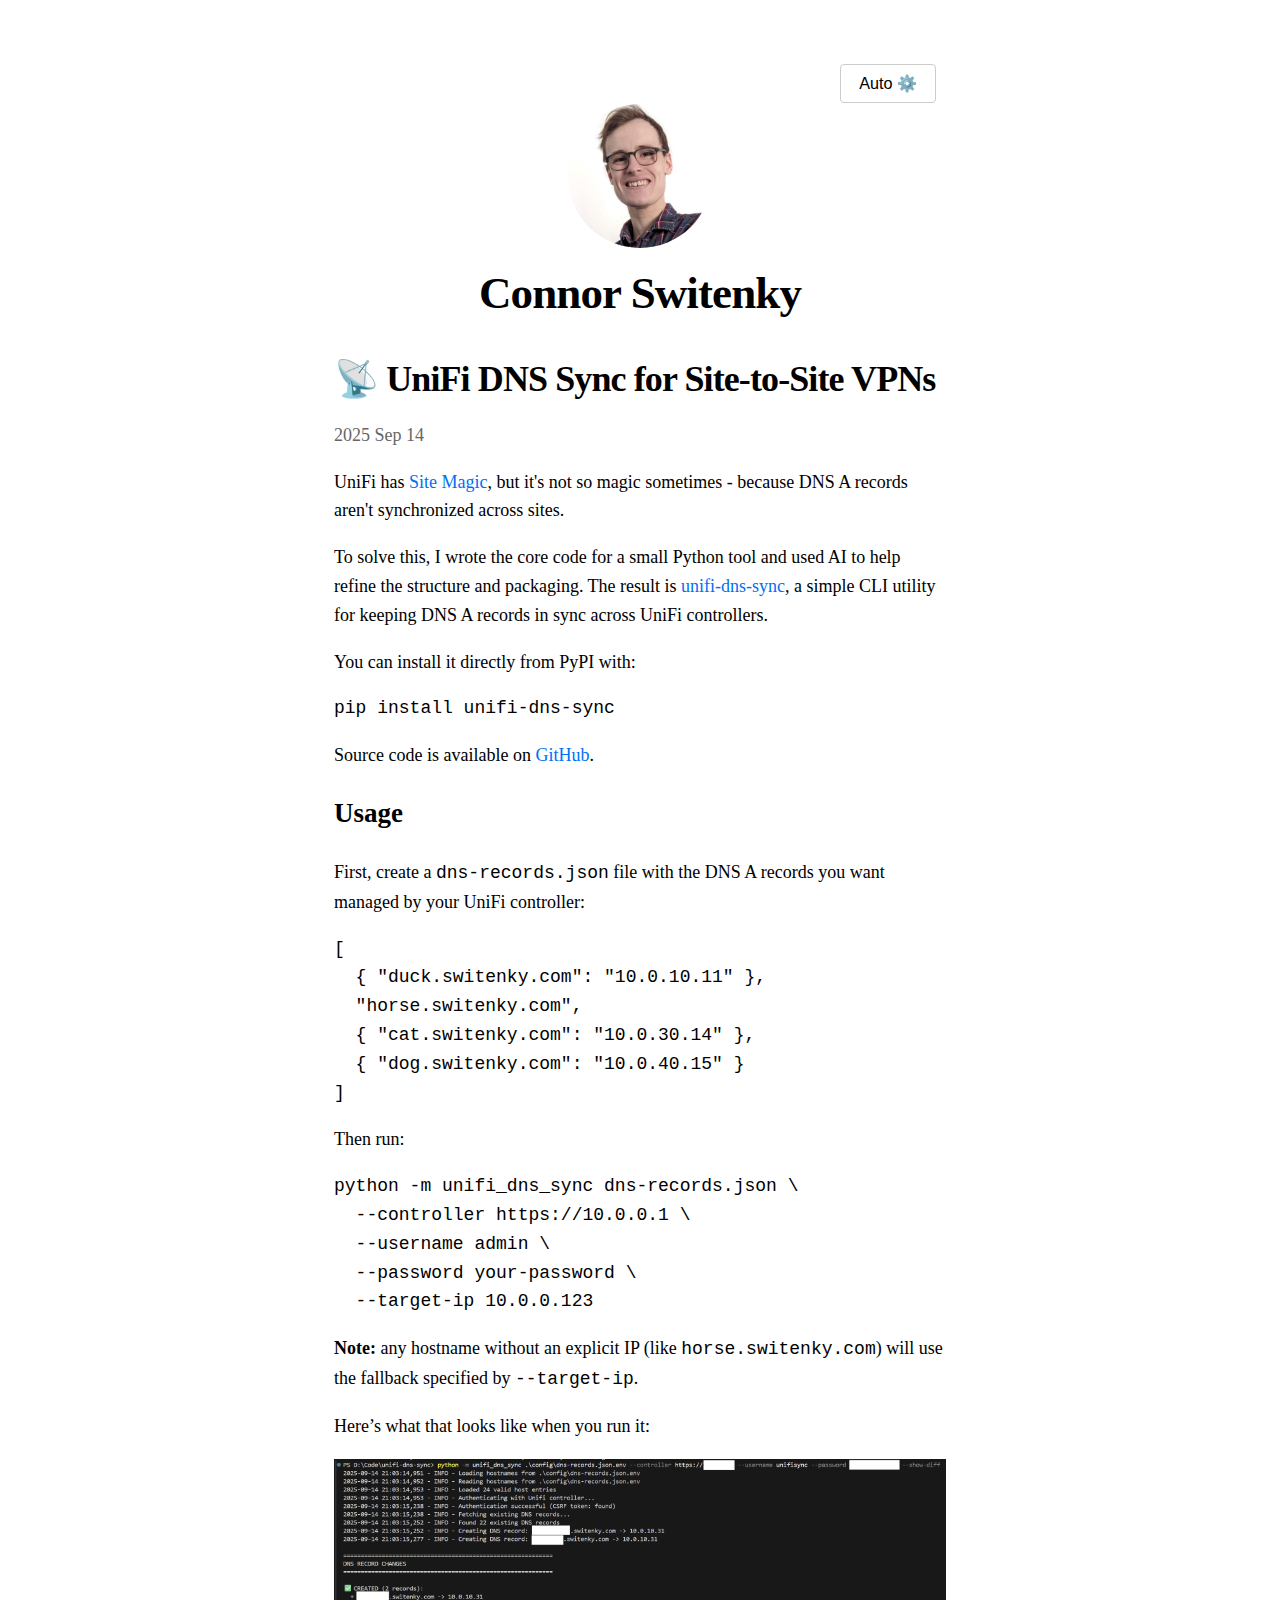
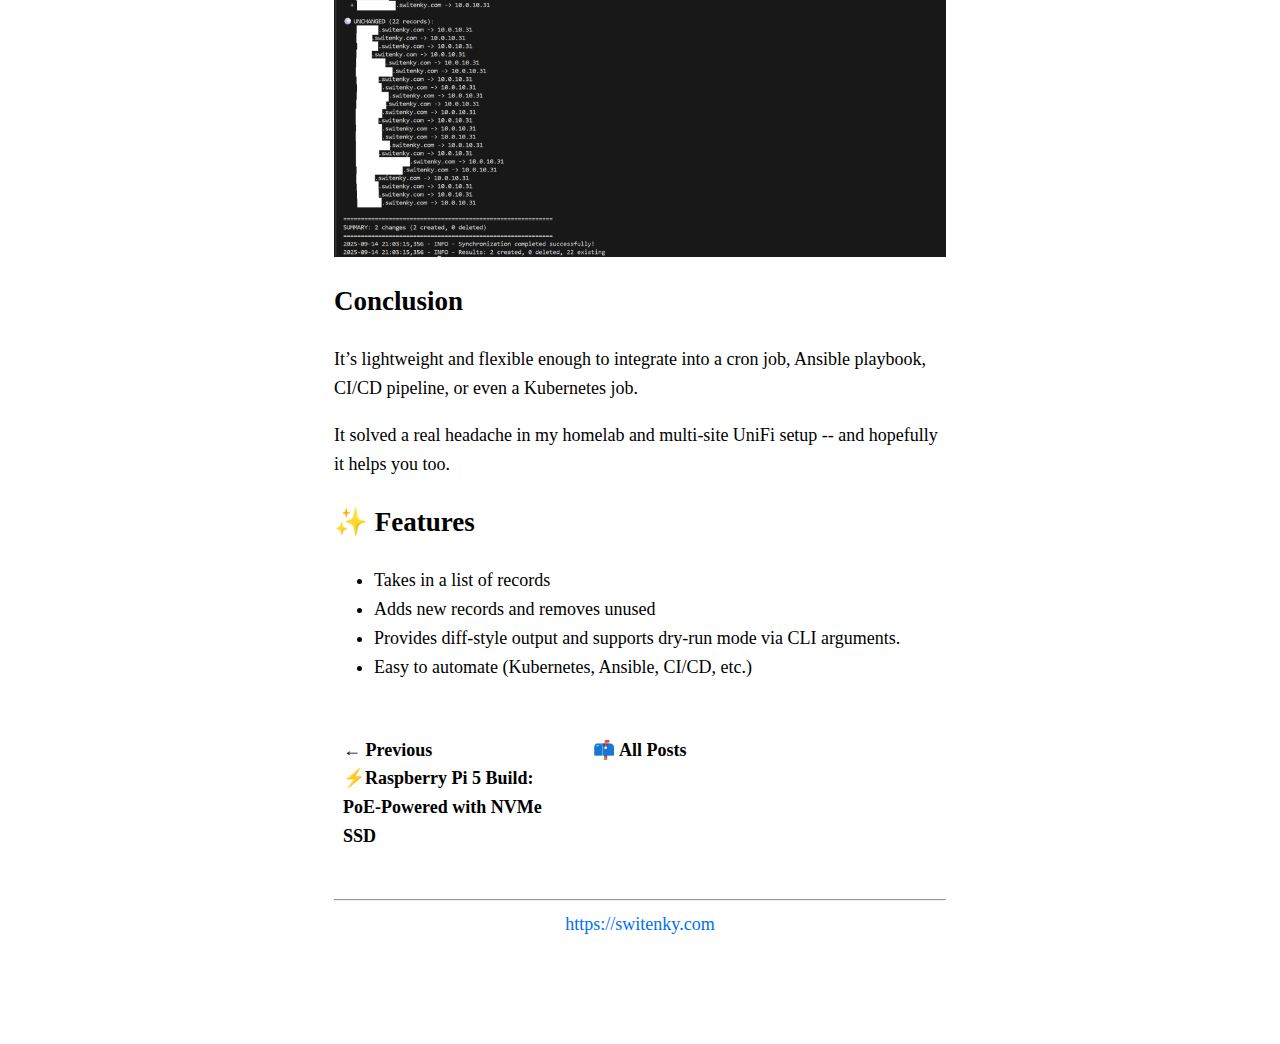
<file: posts/unifi-dns-sync-for-site-to-site-vpns.html>
<!DOCTYPE html><!--LxPGE5bDnCCrJUYTdRgRs--><html lang="en"><head><meta charSet="utf-8"/><meta name="viewport" content="width=device-width, initial-scale=1"/><link rel="preload" as="image" href="/images/cswitenky.jpg"/><link rel="stylesheet" href="/_next/static/css/945d80a68a4b54e2.css" data-precedence="next"/><link rel="stylesheet" href="/_next/static/css/cf90ed5b6ea85f87.css" data-precedence="next"/><link rel="stylesheet" href="/_next/static/css/ad997785a9510f80.css" data-precedence="next"/><link rel="preload" as="script" fetchPriority="low" href="/_next/static/chunks/webpack-4acccfd5bd1ca8f0.js"/><script src="/_next/static/chunks/4bd1b696-c023c6e3521b1417.js" async=""></script><script src="/_next/static/chunks/255-b13a2e010b19407f.js" async=""></script><script src="/_next/static/chunks/main-app-6075e3cb0349bbc6.js" async=""></script><script src="/_next/static/chunks/app/layout-eae359dd2861a4e5.js" async=""></script><script src="/_next/static/chunks/855-7cfc8a6476d2f0d0.js" async=""></script><script src="/_next/static/chunks/app/posts/%5Bid%5D/page-d1139e95918636e0.js" async=""></script><script src="/_next/static/chunks/app/not-found-91acb486c22b036d.js" async=""></script><link rel="preload" href="https://x.switenky.com/script.js" as="script"/><title>📡 UniFi DNS Sync for Site-to-Site VPNs — Connor Switenky</title><meta name="description" content="Connor Switenky&#x27;s personal website."/><meta property="og:title" content="Connor Switenky"/><meta property="og:description" content="Connor Switenky&#x27;s personal website."/><meta name="twitter:card" content="summary"/><meta name="twitter:title" content="Connor Switenky"/><meta name="twitter:description" content="Connor Switenky&#x27;s personal website."/><link rel="icon" href="/favicon.ico"/><script src="/_next/static/chunks/polyfills-42372ed130431b0a.js" noModule=""></script></head><body><div hidden=""><!--$--><!--/$--></div><script>((a,b,c,d,e,f,g,h)=>{let i=document.documentElement,j=["light","dark"];function k(b){var c;(Array.isArray(a)?a:[a]).forEach(a=>{let c="class"===a,d=c&&f?e.map(a=>f[a]||a):e;c?(i.classList.remove(...d),i.classList.add(f&&f[b]?f[b]:b)):i.setAttribute(a,b)}),c=b,h&&j.includes(c)&&(i.style.colorScheme=c)}if(d)k(d);else try{let a=localStorage.getItem(b)||c,d=g&&"system"===a?window.matchMedia("(prefers-color-scheme: dark)").matches?"dark":"light":a;k(d)}catch(a){}})("data-theme","theme","system",null,["light","dark"],null,true,true)</script><div class="layout_container__Yj4mF"><div class="layout_toggleThemeButtonParent__wtEFu"><div class="layout_toggleThemeButton__avjlK"></div></div><header class="layout_header__oxpMD" role="presentation" aria-hidden="true"><section class="layout_headingMd__eULV8"><a style="color:inherit;text-decoration:none" aria-label="Go to Connor&#x27;s home page" href="/"><img alt="Avatar of Connor Switenky" width="144" height="144" decoding="async" data-nimg="1" class="layout_borderCircle__Hvocx" style="color:transparent;display:block;margin-left:auto;margin-right:auto" src="/images/cswitenky.jpg"/><h1 class="layout_heading2Xl__iXy4q">Connor Switenky</h1></a></section></header><main><!--$!--><template data-dgst="BAILOUT_TO_CLIENT_SIDE_RENDERING"></template><!--/$--></main><footer style="text-align:center;margin-top:30px"><hr/><a aria-label="Go to home page" href="/">https://switenky.com</a></footer></div><!--$--><!--/$--><script src="/_next/static/chunks/webpack-4acccfd5bd1ca8f0.js" id="_R_" async=""></script><script>(self.__next_f=self.__next_f||[]).push([0])</script><script>self.__next_f.push([1,"1:\"$Sreact.fragment\"\n2:I[5379,[\"177\",\"static/chunks/app/layout-eae359dd2861a4e5.js\"],\"ThemeProvider\"]\n3:I[9766,[],\"\"]\n4:I[8924,[],\"\"]\n5:I[746,[\"855\",\"static/chunks/855-7cfc8a6476d2f0d0.js\",\"880\",\"static/chunks/app/posts/%5Bid%5D/page-d1139e95918636e0.js\"],\"default\"]\n6:I[1356,[\"855\",\"static/chunks/855-7cfc8a6476d2f0d0.js\",\"345\",\"static/chunks/app/not-found-91acb486c22b036d.js\"],\"Image\"]\n7:I[2619,[\"855\",\"static/chunks/855-7cfc8a6476d2f0d0.js\",\"880\",\"static/chunks/app/posts/%5Bid%5D/page-d1139e95918636e0.js\"],\"\"]\n9:I[4431,[],\"OutletBoundary\"]\nb:I[5278,[],\"AsyncMetadataOutlet\"]\nd:I[4431,[],\"ViewportBoundary\"]\nf:I[4431,[],\"MetadataBoundary\"]\n10:\"$Sreact.suspense\"\n12:I[7150,[],\"\"]\n:HL[\"/_next/static/css/945d80a68a4b54e2.css\",\"style\"]\n:HL[\"/_next/static/css/cf90ed5b6ea85f87.css\",\"style\"]\n:HL[\"/_next/static/css/ad997785a9510f80.css\",\"style\"]\n"])</script><script>self.__next_f.push([1,"0:{\"P\":null,\"b\":\"LxPGE5bDnCCrJUYTdRgRs\",\"p\":\"\",\"c\":[\"\",\"posts\",\"unifi-dns-sync-for-site-to-site-vpns\"],\"i\":false,\"f\":[[[\"\",{\"children\":[\"posts\",{\"children\":[[\"id\",\"unifi-dns-sync-for-site-to-site-vpns\",\"d\"],{\"children\":[\"__PAGE__\",{}]}]}]},\"$undefined\",\"$undefined\",true],[\"\",[\"$\",\"$1\",\"c\",{\"children\":[[[\"$\",\"link\",\"0\",{\"rel\":\"stylesheet\",\"href\":\"/_next/static/css/945d80a68a4b54e2.css\",\"precedence\":\"next\",\"crossOrigin\":\"$undefined\",\"nonce\":\"$undefined\"}]],[\"$\",\"html\",null,{\"lang\":\"en\",\"suppressHydrationWarning\":true,\"children\":[\"$\",\"body\",null,{\"suppressHydrationWarning\":true,\"children\":[\"$\",\"$L2\",null,{\"attribute\":\"data-theme\",\"defaultTheme\":\"system\",\"enableSystem\":true,\"disableTransitionOnChange\":true,\"children\":[\"$\",\"$L3\",null,{\"parallelRouterKey\":\"children\",\"error\":\"$undefined\",\"errorStyles\":\"$undefined\",\"errorScripts\":\"$undefined\",\"template\":[\"$\",\"$L4\",null,{}],\"templateStyles\":\"$undefined\",\"templateScripts\":\"$undefined\",\"notFound\":[[\"$\",\"$L5\",null,{\"children\":[\"$\",\"main\",null,{\"children\":[\"$\",\"section\",null,{\"className\":\"not-found_notFound__1gjkC\",\"children\":[[\"$\",\"$L6\",null,{\"priority\":true,\"src\":\"/404.png\",\"height\":225,\"width\":400,\"alt\":\"404 fingerspelled in American Sign Language\",\"className\":\"not-found_image__1cFp1\"}],[\"$\",\"h1\",null,{\"children\":\"Page Not Found\"}],[\"$\",\"$L7\",null,{\"href\":\"/\",\"children\":\"Go Home\"}]]}]}]}],[[\"$\",\"link\",\"0\",{\"rel\":\"stylesheet\",\"href\":\"/_next/static/css/ad997785a9510f80.css\",\"precedence\":\"next\",\"crossOrigin\":\"$undefined\",\"nonce\":\"$undefined\"}]]],\"forbidden\":\"$undefined\",\"unauthorized\":\"$undefined\"}]}]}]}]]}],{\"children\":[\"posts\",[\"$\",\"$1\",\"c\",{\"children\":[null,[\"$\",\"$L3\",null,{\"parallelRouterKey\":\"children\",\"error\":\"$undefined\",\"errorStyles\":\"$undefined\",\"errorScripts\":\"$undefined\",\"template\":[\"$\",\"$L4\",null,{}],\"templateStyles\":\"$undefined\",\"templateScripts\":\"$undefined\",\"notFound\":\"$undefined\",\"forbidden\":\"$undefined\",\"unauthorized\":\"$undefined\"}]]}],{\"children\":[[\"id\",\"unifi-dns-sync-for-site-to-site-vpns\",\"d\"],[\"$\",\"$1\",\"c\",{\"children\":[null,[\"$\",\"$L3\",null,{\"parallelRouterKey\":\"children\",\"error\":\"$undefined\",\"errorStyles\":\"$undefined\",\"errorScripts\":\"$undefined\",\"template\":[\"$\",\"$L4\",null,{}],\"templateStyles\":\"$undefined\",\"templateScripts\":\"$undefined\",\"notFound\":\"$undefined\",\"forbidden\":\"$undefined\",\"unauthorized\":\"$undefined\"}]]}],{\"children\":[\"__PAGE__\",[\"$\",\"$1\",\"c\",{\"children\":[\"$L8\",[[\"$\",\"link\",\"0\",{\"rel\":\"stylesheet\",\"href\":\"/_next/static/css/cf90ed5b6ea85f87.css\",\"precedence\":\"next\",\"crossOrigin\":\"$undefined\",\"nonce\":\"$undefined\"}],[\"$\",\"link\",\"1\",{\"rel\":\"stylesheet\",\"href\":\"/_next/static/css/ad997785a9510f80.css\",\"precedence\":\"next\",\"crossOrigin\":\"$undefined\",\"nonce\":\"$undefined\"}]],[\"$\",\"$L9\",null,{\"children\":[\"$La\",[\"$\",\"$Lb\",null,{\"promise\":\"$@c\"}]]}]]}],{},null,false]},null,false]},null,false]},null,false],[\"$\",\"$1\",\"h\",{\"children\":[null,[[\"$\",\"$Ld\",null,{\"children\":\"$Le\"}],null],[\"$\",\"$Lf\",null,{\"children\":[\"$\",\"div\",null,{\"hidden\":true,\"children\":[\"$\",\"$10\",null,{\"fallback\":null,\"children\":\"$L11\"}]}]}]]}],false]],\"m\":\"$undefined\",\"G\":[\"$12\",[]],\"s\":false,\"S\":true}\n"])</script><script>self.__next_f.push([1,"13:T879,"])</script><script>self.__next_f.push([1,"\u003cp\u003eUniFi has \u003ca href=\"https://help.ui.com/hc/en-us/articles/16750417515159-UniFi-Gateway-Setting-Up-SD-WAN-with-UniFi-Site-Magic\"\u003eSite Magic\u003c/a\u003e, but it's not so magic sometimes - because DNS A records aren't synchronized across sites.\u003c/p\u003e\n\u003cp\u003eTo solve this, I wrote the core code for a small Python tool and used AI to help refine the structure and packaging. The result is \u003ca href=\"https://pypi.org/project/unifi-dns-sync/\"\u003eunifi-dns-sync\u003c/a\u003e, a simple CLI utility for keeping DNS A records in sync across UniFi controllers.\u003c/p\u003e\n\u003cp\u003eYou can install it directly from PyPI with:\u003c/p\u003e\n\u003cpre\u003e\u003ccode class=\"language-python\"\u003epip install unifi-dns-sync\n\u003c/code\u003e\u003c/pre\u003e\n\u003cp\u003eSource code is available on \u003ca href=\"https://github.com/cswitenky/unifi-dns-sync\"\u003eGitHub\u003c/a\u003e.\u003c/p\u003e\n\u003ch2\u003eUsage\u003c/h2\u003e\n\u003cp\u003eFirst, create a \u003ccode\u003edns-records.json\u003c/code\u003e file with the DNS A records you want managed by your UniFi controller:\u003c/p\u003e\n\u003cpre\u003e\u003ccode class=\"language-json\"\u003e[\n  { \"duck.switenky.com\": \"10.0.10.11\" },\n  \"horse.switenky.com\",\n  { \"cat.switenky.com\": \"10.0.30.14\" },\n  { \"dog.switenky.com\": \"10.0.40.15\" }\n]\n\u003c/code\u003e\u003c/pre\u003e\n\u003cp\u003eThen run:\u003c/p\u003e\n\u003cpre\u003e\u003ccode\u003epython -m unifi_dns_sync dns-records.json \\\n  --controller https://10.0.0.1 \\\n  --username admin \\\n  --password your-password \\\n  --target-ip 10.0.0.123\n\u003c/code\u003e\u003c/pre\u003e\n\u003cp\u003e\u003cstrong\u003eNote:\u003c/strong\u003e any hostname without an explicit IP (like \u003ccode\u003ehorse.switenky.com\u003c/code\u003e) will use the fallback specified by \u003ccode\u003e--target-ip\u003c/code\u003e.\u003c/p\u003e\n\u003cp\u003eHere’s what that looks like when you run it:\u003c/p\u003e\n\u003cp\u003e\u003cimg src=\"/images/demo.png\" alt=\"Command line interface demo of unifi-dns-sync syncing DNS records and displaying diff-style output\"\u003e\u003c/p\u003e\n\u003ch2\u003eConclusion\u003c/h2\u003e\n\u003cp\u003eIt’s lightweight and flexible enough to integrate into a cron job, Ansible playbook, CI/CD pipeline, or even a Kubernetes job.\u003c/p\u003e\n\u003cp\u003eIt solved a real headache in my homelab and multi-site UniFi setup -- and hopefully it helps you too.\u003c/p\u003e\n\u003ch2\u003e✨ Features\u003c/h2\u003e\n\u003cul\u003e\n\u003cli\u003eTakes in a list of records\u003c/li\u003e\n\u003cli\u003eAdds new records and removes unused\u003c/li\u003e\n\u003cli\u003eProvides diff-style output and supports dry-run mode via CLI arguments.\u003c/li\u003e\n\u003cli\u003eEasy to automate (Kubernetes, Ansible, CI/CD, etc.)\u003c/li\u003e\n\u003c/ul\u003e\n"])</script><script>self.__next_f.push([1,"8:[\"$\",\"$L5\",null,{\"children\":[[\"$\",\"article\",null,{\"children\":[[\"$\",\"h1\",null,{\"className\":\"page_headingXl__Zf6mV\",\"children\":\"📡 UniFi DNS Sync for Site-to-Site VPNs\"}],[\"$\",\"div\",null,{\"className\":\"page_lightText__9Tsca\",\"children\":[\"$\",\"time\",null,{\"dateTime\":\"2025-09-14\",\"children\":\"2025 Sep 14\"}]}],[\"$\",\"div\",null,{\"dangerouslySetInnerHTML\":{\"__html\":\"$13\"}}]]}],[\"$\",\"table\",null,{\"className\":\"page_postNavigation__aBHrL\",\"aria-label\":\"Post navigation\",\"children\":[\"$\",\"tbody\",null,{\"children\":[\"$\",\"tr\",null,{\"children\":[[\"$\",\"th\",null,{\"children\":[\"$\",\"$L7\",null,{\"href\":\"/posts/raspberry-pi-5-build-poe-powered-with-nvme-ssd\",\"aria-label\":\"Previous post: ⚡Raspberry Pi 5 Build: PoE-Powered with NVMe SSD\",\"children\":[\"← Previous\",[\"$\",\"br\",null,{}],[\"$\",\"span\",null,{\"aria-hidden\":\"true\",\"children\":\"⚡Raspberry Pi 5 Build: PoE-Powered with NVMe SSD\"}]]}]}],[\"$\",\"th\",null,{\"children\":[\"$\",\"$L7\",null,{\"href\":\"/posts\",\"aria-label\":\"Go to all posts\",\"children\":\"📫 All Posts\"}]}],[\"$\",\"th\",null,{\"children\":null}]]}]}]}]]}]\n"])</script><script>self.__next_f.push([1,"e:[[\"$\",\"meta\",\"0\",{\"charSet\":\"utf-8\"}],[\"$\",\"meta\",\"1\",{\"name\":\"viewport\",\"content\":\"width=device-width, initial-scale=1\"}]]\na:null\n"])</script><script>self.__next_f.push([1,"14:I[622,[],\"IconMark\"]\n"])</script><script>self.__next_f.push([1,"c:{\"metadata\":[[\"$\",\"title\",\"0\",{\"children\":\"📡 UniFi DNS Sync for Site-to-Site VPNs — Connor Switenky\"}],[\"$\",\"meta\",\"1\",{\"name\":\"description\",\"content\":\"Connor Switenky's personal website.\"}],[\"$\",\"meta\",\"2\",{\"property\":\"og:title\",\"content\":\"Connor Switenky\"}],[\"$\",\"meta\",\"3\",{\"property\":\"og:description\",\"content\":\"Connor Switenky's personal website.\"}],[\"$\",\"meta\",\"4\",{\"name\":\"twitter:card\",\"content\":\"summary\"}],[\"$\",\"meta\",\"5\",{\"name\":\"twitter:title\",\"content\":\"Connor Switenky\"}],[\"$\",\"meta\",\"6\",{\"name\":\"twitter:description\",\"content\":\"Connor Switenky's personal website.\"}],[\"$\",\"link\",\"7\",{\"rel\":\"icon\",\"href\":\"/favicon.ico\"}],[\"$\",\"$L14\",\"8\",{}]],\"error\":null,\"digest\":\"$undefined\"}\n"])</script><script>self.__next_f.push([1,"11:\"$c:metadata\"\n"])</script></body></html>
</file>
<file: _astro/_slug_.CvqEIsCF.css>
@charset "UTF-8";@font-face{font-display:block;font-family:KaTeX_AMS;font-style:normal;font-weight:400;src:url(/_astro/KaTeX_AMS-Regular.BQhdFMY1.woff2) format("woff2"),url(/_astro/KaTeX_AMS-Regular.DMm9YOAa.woff) format("woff"),url(/_astro/KaTeX_AMS-Regular.DRggAlZN.ttf) format("truetype")}@font-face{font-display:block;font-family:KaTeX_Caligraphic;font-style:normal;font-weight:700;src:url(/_astro/KaTeX_Caligraphic-Bold.Dq_IR9rO.woff2) format("woff2"),url(/_astro/KaTeX_Caligraphic-Bold.BEiXGLvX.woff) format("woff"),url(/_astro/KaTeX_Caligraphic-Bold.ATXxdsX0.ttf) format("truetype")}@font-face{font-display:block;font-family:KaTeX_Caligraphic;font-style:normal;font-weight:400;src:url(/_astro/KaTeX_Caligraphic-Regular.Di6jR-x-.woff2) format("woff2"),url(/_astro/KaTeX_Caligraphic-Regular.CTRA-rTL.woff) format("woff"),url(/_astro/KaTeX_Caligraphic-Regular.wX97UBjC.ttf) format("truetype")}@font-face{font-display:block;font-family:KaTeX_Fraktur;font-style:normal;font-weight:700;src:url(/_astro/KaTeX_Fraktur-Bold.CL6g_b3V.woff2) format("woff2"),url(/_astro/KaTeX_Fraktur-Bold.BsDP51OF.woff) format("woff"),url(/_astro/KaTeX_Fraktur-Bold.BdnERNNW.ttf) format("truetype")}@font-face{font-display:block;font-family:KaTeX_Fraktur;font-style:normal;font-weight:400;src:url(/_astro/KaTeX_Fraktur-Regular.CTYiF6lA.woff2) format("woff2"),url(/_astro/KaTeX_Fraktur-Regular.Dxdc4cR9.woff) format("woff"),url(/_astro/KaTeX_Fraktur-Regular.CB_wures.ttf) format("truetype")}@font-face{font-display:block;font-family:KaTeX_Main;font-style:normal;font-weight:700;src:url(/_astro/KaTeX_Main-Bold.Cx986IdX.woff2) format("woff2"),url(/_astro/KaTeX_Main-Bold.Jm3AIy58.woff) format("woff"),url(/_astro/KaTeX_Main-Bold.waoOVXN0.ttf) format("truetype")}@font-face{font-display:block;font-family:KaTeX_Main;font-style:italic;font-weight:700;src:url(/_astro/KaTeX_Main-BoldItalic.DxDJ3AOS.woff2) format("woff2"),url(/_astro/KaTeX_Main-BoldItalic.SpSLRI95.woff) format("woff"),url(/_astro/KaTeX_Main-BoldItalic.DzxPMmG6.ttf) format("truetype")}@font-face{font-display:block;font-family:KaTeX_Main;font-style:italic;font-weight:400;src:url(/_astro/KaTeX_Main-Italic.NWA7e6Wa.woff2) format("woff2"),url(/_astro/KaTeX_Main-Italic.BMLOBm91.woff) format("woff"),url(/_astro/KaTeX_Main-Italic.3WenGoN9.ttf) format("truetype")}@font-face{font-display:block;font-family:KaTeX_Main;font-style:normal;font-weight:400;src:url(/_astro/KaTeX_Main-Regular.B22Nviop.woff2) format("woff2"),url(/_astro/KaTeX_Main-Regular.Dr94JaBh.woff) format("woff"),url(/_astro/KaTeX_Main-Regular.ypZvNtVU.ttf) format("truetype")}@font-face{font-display:block;font-family:KaTeX_Math;font-style:italic;font-weight:700;src:url(/_astro/KaTeX_Math-BoldItalic.CZnvNsCZ.woff2) format("woff2"),url(/_astro/KaTeX_Math-BoldItalic.iY-2wyZ7.woff) format("woff"),url(/_astro/KaTeX_Math-BoldItalic.B3XSjfu4.ttf) format("truetype")}@font-face{font-display:block;font-family:KaTeX_Math;font-style:italic;font-weight:400;src:url(/_astro/KaTeX_Math-Italic.t53AETM-.woff2) format("woff2"),url(/_astro/KaTeX_Math-Italic.DA0__PXp.woff) format("woff"),url(/_astro/KaTeX_Math-Italic.flOr_0UB.ttf) format("truetype")}@font-face{font-display:block;font-family:KaTeX_SansSerif;font-style:normal;font-weight:700;src:url(/_astro/KaTeX_SansSerif-Bold.D1sUS0GD.woff2) format("woff2"),url(/_astro/KaTeX_SansSerif-Bold.DbIhKOiC.woff) format("woff"),url(/_astro/KaTeX_SansSerif-Bold.CFMepnvq.ttf) format("truetype")}@font-face{font-display:block;font-family:KaTeX_SansSerif;font-style:italic;font-weight:400;src:url(/_astro/KaTeX_SansSerif-Italic.C3H0VqGB.woff2) format("woff2"),url(/_astro/KaTeX_SansSerif-Italic.DN2j7dab.woff) format("woff"),url(/_astro/KaTeX_SansSerif-Italic.YYjJ1zSn.ttf) format("truetype")}@font-face{font-display:block;font-family:KaTeX_SansSerif;font-style:normal;font-weight:400;src:url(/_astro/KaTeX_SansSerif-Regular.DDBCnlJ7.woff2) format("woff2"),url(/_astro/KaTeX_SansSerif-Regular.CS6fqUqJ.woff) format("woff"),url(/_astro/KaTeX_SansSerif-Regular.BNo7hRIc.ttf) format("truetype")}@font-face{font-display:block;font-family:KaTeX_Script;font-style:normal;font-weight:400;src:url(/_astro/KaTeX_Script-Regular.D3wIWfF6.woff2) format("woff2"),url(/_astro/KaTeX_Script-Regular.D5yQViql.woff) format("woff"),url(/_astro/KaTeX_Script-Regular.C5JkGWo-.ttf) format("truetype")}@font-face{font-display:block;font-family:KaTeX_Size1;font-style:normal;font-weight:400;src:url(/_astro/KaTeX_Size1-Regular.mCD8mA8B.woff2) format("woff2"),url(/_astro/KaTeX_Size1-Regular.C195tn64.woff) format("woff"),url(/_astro/KaTeX_Size1-Regular.Dbsnue_I.ttf) format("truetype")}@font-face{font-display:block;font-family:KaTeX_Size2;font-style:normal;font-weight:400;src:url(/_astro/KaTeX_Size2-Regular.Dy4dx90m.woff2) format("woff2"),url(/_astro/KaTeX_Size2-Regular.oD1tc_U0.woff) format("woff"),url(/_astro/KaTeX_Size2-Regular.B7gKUWhC.ttf) format("truetype")}@font-face{font-display:block;font-family:KaTeX_Size3;font-style:normal;font-weight:400;src:url([data-uri]) format("woff2"),url(/_astro/KaTeX_Size3-Regular.CTq5MqoE.woff) format("woff"),url(/_astro/KaTeX_Size3-Regular.DgpXs0kz.ttf) format("truetype")}@font-face{font-display:block;font-family:KaTeX_Size4;font-style:normal;font-weight:400;src:url(/_astro/KaTeX_Size4-Regular.Dl5lxZxV.woff2) format("woff2"),url(/_astro/KaTeX_Size4-Regular.BF-4gkZK.woff) format("woff"),url(/_astro/KaTeX_Size4-Regular.DWFBv043.ttf) format("truetype")}@font-face{font-display:block;font-family:KaTeX_Typewriter;font-style:normal;font-weight:400;src:url(/_astro/KaTeX_Typewriter-Regular.CO6r4hn1.woff2) format("woff2"),url(/_astro/KaTeX_Typewriter-Regular.C0xS9mPB.woff) format("woff"),url(/_astro/KaTeX_Typewriter-Regular.D3Ib7_Hf.ttf) format("truetype")}.katex{font: 1.21em KaTeX_Main,Times New Roman,serif;line-height:1.2;text-indent:0;text-rendering:auto}.katex *{-ms-high-contrast-adjust:none!important;border-color:currentColor}.katex .katex-version:after{content:"0.16.25"}.katex .katex-mathml{clip:rect(1px,1px,1px,1px);border:0;height:1px;overflow:hidden;padding:0;position:absolute;width:1px}.katex .katex-html>.newline{display:block}.katex .base{position:relative;white-space:nowrap;width:-webkit-min-content;width:-moz-min-content;width:min-content}.katex .base,.katex .strut{display:inline-block}.katex .textbf{font-weight:700}.katex .textit{font-style:italic}.katex .textrm{font-family:KaTeX_Main}.katex .textsf{font-family:KaTeX_SansSerif}.katex .texttt{font-family:KaTeX_Typewriter}.katex .mathnormal{font-family:KaTeX_Math;font-style:italic}.katex .mathit{font-family:KaTeX_Main;font-style:italic}.katex .mathrm{font-style:normal}.katex .mathbf{font-family:KaTeX_Main;font-weight:700}.katex .boldsymbol{font-family:KaTeX_Math;font-style:italic;font-weight:700}.katex .amsrm,.katex .mathbb,.katex .textbb{font-family:KaTeX_AMS}.katex .mathcal{font-family:KaTeX_Caligraphic}.katex .mathfrak,.katex .textfrak{font-family:KaTeX_Fraktur}.katex .mathboldfrak,.katex .textboldfrak{font-family:KaTeX_Fraktur;font-weight:700}.katex .mathtt{font-family:KaTeX_Typewriter}.katex .mathscr,.katex .textscr{font-family:KaTeX_Script}.katex .mathsf,.katex .textsf{font-family:KaTeX_SansSerif}.katex .mathboldsf,.katex .textboldsf{font-family:KaTeX_SansSerif;font-weight:700}.katex .mathitsf,.katex .mathsfit,.katex .textitsf{font-family:KaTeX_SansSerif;font-style:italic}.katex .mainrm{font-family:KaTeX_Main;font-style:normal}.katex .vlist-t{border-collapse:collapse;display:inline-table;table-layout:fixed}.katex .vlist-r{display:table-row}.katex .vlist{display:table-cell;position:relative;vertical-align:bottom}.katex .vlist>span{display:block;height:0;position:relative}.katex .vlist>span>span{display:inline-block}.katex .vlist>span>.pstrut{overflow:hidden;width:0}.katex .vlist-t2{margin-right:-2px}.katex .vlist-s{display:table-cell;font-size:1px;min-width:2px;vertical-align:bottom;width:2px}.katex .vbox{align-items:baseline;display:inline-flex;flex-direction:column}.katex .hbox{width:100%}.katex .hbox,.katex .thinbox{display:inline-flex;flex-direction:row}.katex .thinbox{max-width:0;width:0}.katex .msupsub{text-align:left}.katex .mfrac>span>span{text-align:center}.katex .mfrac .frac-line{border-bottom-style:solid;display:inline-block;width:100%}.katex .hdashline,.katex .hline,.katex .mfrac .frac-line,.katex .overline .overline-line,.katex .rule,.katex .underline .underline-line{min-height:1px}.katex .mspace{display:inline-block}.katex .clap,.katex .llap,.katex .rlap{position:relative;width:0}.katex .clap>.inner,.katex .llap>.inner,.katex .rlap>.inner{position:absolute}.katex .clap>.fix,.katex .llap>.fix,.katex .rlap>.fix{display:inline-block}.katex .llap>.inner{right:0}.katex .clap>.inner,.katex .rlap>.inner{left:0}.katex .clap>.inner>span{margin-left:-50%;margin-right:50%}.katex .rule{border:0 solid;display:inline-block;position:relative}.katex .hline,.katex .overline .overline-line,.katex .underline .underline-line{border-bottom-style:solid;display:inline-block;width:100%}.katex .hdashline{border-bottom-style:dashed;display:inline-block;width:100%}.katex .sqrt>.root{margin-left:.2777777778em;margin-right:-.5555555556em}.katex .fontsize-ensurer.reset-size1.size1,.katex .sizing.reset-size1.size1{font-size:1em}.katex .fontsize-ensurer.reset-size1.size2,.katex .sizing.reset-size1.size2{font-size:1.2em}.katex .fontsize-ensurer.reset-size1.size3,.katex .sizing.reset-size1.size3{font-size:1.4em}.katex .fontsize-ensurer.reset-size1.size4,.katex .sizing.reset-size1.size4{font-size:1.6em}.katex .fontsize-ensurer.reset-size1.size5,.katex .sizing.reset-size1.size5{font-size:1.8em}.katex .fontsize-ensurer.reset-size1.size6,.katex .sizing.reset-size1.size6{font-size:2em}.katex .fontsize-ensurer.reset-size1.size7,.katex .sizing.reset-size1.size7{font-size:2.4em}.katex .fontsize-ensurer.reset-size1.size8,.katex .sizing.reset-size1.size8{font-size:2.88em}.katex .fontsize-ensurer.reset-size1.size9,.katex .sizing.reset-size1.size9{font-size:3.456em}.katex .fontsize-ensurer.reset-size1.size10,.katex .sizing.reset-size1.size10{font-size:4.148em}.katex .fontsize-ensurer.reset-size1.size11,.katex .sizing.reset-size1.size11{font-size:4.976em}.katex .fontsize-ensurer.reset-size2.size1,.katex .sizing.reset-size2.size1{font-size:.8333333333em}.katex .fontsize-ensurer.reset-size2.size2,.katex .sizing.reset-size2.size2{font-size:1em}.katex .fontsize-ensurer.reset-size2.size3,.katex .sizing.reset-size2.size3{font-size:1.1666666667em}.katex .fontsize-ensurer.reset-size2.size4,.katex .sizing.reset-size2.size4{font-size:1.3333333333em}.katex .fontsize-ensurer.reset-size2.size5,.katex .sizing.reset-size2.size5{font-size:1.5em}.katex .fontsize-ensurer.reset-size2.size6,.katex .sizing.reset-size2.size6{font-size:1.6666666667em}.katex .fontsize-ensurer.reset-size2.size7,.katex .sizing.reset-size2.size7{font-size:2em}.katex .fontsize-ensurer.reset-size2.size8,.katex .sizing.reset-size2.size8{font-size:2.4em}.katex .fontsize-ensurer.reset-size2.size9,.katex .sizing.reset-size2.size9{font-size:2.88em}.katex .fontsize-ensurer.reset-size2.size10,.katex .sizing.reset-size2.size10{font-size:3.4566666667em}.katex .fontsize-ensurer.reset-size2.size11,.katex .sizing.reset-size2.size11{font-size:4.1466666667em}.katex .fontsize-ensurer.reset-size3.size1,.katex .sizing.reset-size3.size1{font-size:.7142857143em}.katex .fontsize-ensurer.reset-size3.size2,.katex .sizing.reset-size3.size2{font-size:.8571428571em}.katex .fontsize-ensurer.reset-size3.size3,.katex .sizing.reset-size3.size3{font-size:1em}.katex .fontsize-ensurer.reset-size3.size4,.katex .sizing.reset-size3.size4{font-size:1.1428571429em}.katex .fontsize-ensurer.reset-size3.size5,.katex .sizing.reset-size3.size5{font-size:1.2857142857em}.katex .fontsize-ensurer.reset-size3.size6,.katex .sizing.reset-size3.size6{font-size:1.4285714286em}.katex .fontsize-ensurer.reset-size3.size7,.katex .sizing.reset-size3.size7{font-size:1.7142857143em}.katex .fontsize-ensurer.reset-size3.size8,.katex .sizing.reset-size3.size8{font-size:2.0571428571em}.katex .fontsize-ensurer.reset-size3.size9,.katex .sizing.reset-size3.size9{font-size:2.4685714286em}.katex .fontsize-ensurer.reset-size3.size10,.katex .sizing.reset-size3.size10{font-size:2.9628571429em}.katex .fontsize-ensurer.reset-size3.size11,.katex .sizing.reset-size3.size11{font-size:3.5542857143em}.katex .fontsize-ensurer.reset-size4.size1,.katex .sizing.reset-size4.size1{font-size:.625em}.katex .fontsize-ensurer.reset-size4.size2,.katex .sizing.reset-size4.size2{font-size:.75em}.katex .fontsize-ensurer.reset-size4.size3,.katex .sizing.reset-size4.size3{font-size:.875em}.katex .fontsize-ensurer.reset-size4.size4,.katex .sizing.reset-size4.size4{font-size:1em}.katex .fontsize-ensurer.reset-size4.size5,.katex .sizing.reset-size4.size5{font-size:1.125em}.katex .fontsize-ensurer.reset-size4.size6,.katex .sizing.reset-size4.size6{font-size:1.25em}.katex .fontsize-ensurer.reset-size4.size7,.katex .sizing.reset-size4.size7{font-size:1.5em}.katex .fontsize-ensurer.reset-size4.size8,.katex .sizing.reset-size4.size8{font-size:1.8em}.katex .fontsize-ensurer.reset-size4.size9,.katex .sizing.reset-size4.size9{font-size:2.16em}.katex .fontsize-ensurer.reset-size4.size10,.katex .sizing.reset-size4.size10{font-size:2.5925em}.katex .fontsize-ensurer.reset-size4.size11,.katex .sizing.reset-size4.size11{font-size:3.11em}.katex .fontsize-ensurer.reset-size5.size1,.katex .sizing.reset-size5.size1{font-size:.5555555556em}.katex .fontsize-ensurer.reset-size5.size2,.katex .sizing.reset-size5.size2{font-size:.6666666667em}.katex .fontsize-ensurer.reset-size5.size3,.katex .sizing.reset-size5.size3{font-size:.7777777778em}.katex .fontsize-ensurer.reset-size5.size4,.katex .sizing.reset-size5.size4{font-size:.8888888889em}.katex .fontsize-ensurer.reset-size5.size5,.katex .sizing.reset-size5.size5{font-size:1em}.katex .fontsize-ensurer.reset-size5.size6,.katex .sizing.reset-size5.size6{font-size:1.1111111111em}.katex .fontsize-ensurer.reset-size5.size7,.katex .sizing.reset-size5.size7{font-size:1.3333333333em}.katex .fontsize-ensurer.reset-size5.size8,.katex .sizing.reset-size5.size8{font-size:1.6em}.katex .fontsize-ensurer.reset-size5.size9,.katex .sizing.reset-size5.size9{font-size:1.92em}.katex .fontsize-ensurer.reset-size5.size10,.katex .sizing.reset-size5.size10{font-size:2.3044444444em}.katex .fontsize-ensurer.reset-size5.size11,.katex .sizing.reset-size5.size11{font-size:2.7644444444em}.katex .fontsize-ensurer.reset-size6.size1,.katex .sizing.reset-size6.size1{font-size:.5em}.katex .fontsize-ensurer.reset-size6.size2,.katex .sizing.reset-size6.size2{font-size:.6em}.katex .fontsize-ensurer.reset-size6.size3,.katex .sizing.reset-size6.size3{font-size:.7em}.katex .fontsize-ensurer.reset-size6.size4,.katex .sizing.reset-size6.size4{font-size:.8em}.katex .fontsize-ensurer.reset-size6.size5,.katex .sizing.reset-size6.size5{font-size:.9em}.katex .fontsize-ensurer.reset-size6.size6,.katex .sizing.reset-size6.size6{font-size:1em}.katex .fontsize-ensurer.reset-size6.size7,.katex .sizing.reset-size6.size7{font-size:1.2em}.katex .fontsize-ensurer.reset-size6.size8,.katex .sizing.reset-size6.size8{font-size:1.44em}.katex .fontsize-ensurer.reset-size6.size9,.katex .sizing.reset-size6.size9{font-size:1.728em}.katex .fontsize-ensurer.reset-size6.size10,.katex .sizing.reset-size6.size10{font-size:2.074em}.katex .fontsize-ensurer.reset-size6.size11,.katex .sizing.reset-size6.size11{font-size:2.488em}.katex .fontsize-ensurer.reset-size7.size1,.katex .sizing.reset-size7.size1{font-size:.4166666667em}.katex .fontsize-ensurer.reset-size7.size2,.katex .sizing.reset-size7.size2{font-size:.5em}.katex .fontsize-ensurer.reset-size7.size3,.katex .sizing.reset-size7.size3{font-size:.5833333333em}.katex .fontsize-ensurer.reset-size7.size4,.katex .sizing.reset-size7.size4{font-size:.6666666667em}.katex .fontsize-ensurer.reset-size7.size5,.katex .sizing.reset-size7.size5{font-size:.75em}.katex .fontsize-ensurer.reset-size7.size6,.katex .sizing.reset-size7.size6{font-size:.8333333333em}.katex .fontsize-ensurer.reset-size7.size7,.katex .sizing.reset-size7.size7{font-size:1em}.katex .fontsize-ensurer.reset-size7.size8,.katex .sizing.reset-size7.size8{font-size:1.2em}.katex .fontsize-ensurer.reset-size7.size9,.katex .sizing.reset-size7.size9{font-size:1.44em}.katex .fontsize-ensurer.reset-size7.size10,.katex .sizing.reset-size7.size10{font-size:1.7283333333em}.katex .fontsize-ensurer.reset-size7.size11,.katex .sizing.reset-size7.size11{font-size:2.0733333333em}.katex .fontsize-ensurer.reset-size8.size1,.katex .sizing.reset-size8.size1{font-size:.3472222222em}.katex .fontsize-ensurer.reset-size8.size2,.katex .sizing.reset-size8.size2{font-size:.4166666667em}.katex .fontsize-ensurer.reset-size8.size3,.katex .sizing.reset-size8.size3{font-size:.4861111111em}.katex .fontsize-ensurer.reset-size8.size4,.katex .sizing.reset-size8.size4{font-size:.5555555556em}.katex .fontsize-ensurer.reset-size8.size5,.katex .sizing.reset-size8.size5{font-size:.625em}.katex .fontsize-ensurer.reset-size8.size6,.katex .sizing.reset-size8.size6{font-size:.6944444444em}.katex .fontsize-ensurer.reset-size8.size7,.katex .sizing.reset-size8.size7{font-size:.8333333333em}.katex .fontsize-ensurer.reset-size8.size8,.katex .sizing.reset-size8.size8{font-size:1em}.katex .fontsize-ensurer.reset-size8.size9,.katex .sizing.reset-size8.size9{font-size:1.2em}.katex .fontsize-ensurer.reset-size8.size10,.katex .sizing.reset-size8.size10{font-size:1.4402777778em}.katex .fontsize-ensurer.reset-size8.size11,.katex .sizing.reset-size8.size11{font-size:1.7277777778em}.katex .fontsize-ensurer.reset-size9.size1,.katex .sizing.reset-size9.size1{font-size:.2893518519em}.katex .fontsize-ensurer.reset-size9.size2,.katex .sizing.reset-size9.size2{font-size:.3472222222em}.katex .fontsize-ensurer.reset-size9.size3,.katex .sizing.reset-size9.size3{font-size:.4050925926em}.katex .fontsize-ensurer.reset-size9.size4,.katex .sizing.reset-size9.size4{font-size:.462962963em}.katex .fontsize-ensurer.reset-size9.size5,.katex .sizing.reset-size9.size5{font-size:.5208333333em}.katex .fontsize-ensurer.reset-size9.size6,.katex .sizing.reset-size9.size6{font-size:.5787037037em}.katex .fontsize-ensurer.reset-size9.size7,.katex .sizing.reset-size9.size7{font-size:.6944444444em}.katex .fontsize-ensurer.reset-size9.size8,.katex .sizing.reset-size9.size8{font-size:.8333333333em}.katex .fontsize-ensurer.reset-size9.size9,.katex .sizing.reset-size9.size9{font-size:1em}.katex .fontsize-ensurer.reset-size9.size10,.katex .sizing.reset-size9.size10{font-size:1.2002314815em}.katex .fontsize-ensurer.reset-size9.size11,.katex .sizing.reset-size9.size11{font-size:1.4398148148em}.katex .fontsize-ensurer.reset-size10.size1,.katex .sizing.reset-size10.size1{font-size:.2410800386em}.katex .fontsize-ensurer.reset-size10.size2,.katex .sizing.reset-size10.size2{font-size:.2892960463em}.katex .fontsize-ensurer.reset-size10.size3,.katex .sizing.reset-size10.size3{font-size:.337512054em}.katex .fontsize-ensurer.reset-size10.size4,.katex .sizing.reset-size10.size4{font-size:.3857280617em}.katex .fontsize-ensurer.reset-size10.size5,.katex .sizing.reset-size10.size5{font-size:.4339440694em}.katex .fontsize-ensurer.reset-size10.size6,.katex .sizing.reset-size10.size6{font-size:.4821600771em}.katex .fontsize-ensurer.reset-size10.size7,.katex .sizing.reset-size10.size7{font-size:.5785920926em}.katex .fontsize-ensurer.reset-size10.size8,.katex .sizing.reset-size10.size8{font-size:.6943105111em}.katex .fontsize-ensurer.reset-size10.size9,.katex .sizing.reset-size10.size9{font-size:.8331726133em}.katex .fontsize-ensurer.reset-size10.size10,.katex .sizing.reset-size10.size10{font-size:1em}.katex .fontsize-ensurer.reset-size10.size11,.katex .sizing.reset-size10.size11{font-size:1.1996142719em}.katex .fontsize-ensurer.reset-size11.size1,.katex .sizing.reset-size11.size1{font-size:.2009646302em}.katex .fontsize-ensurer.reset-size11.size2,.katex .sizing.reset-size11.size2{font-size:.2411575563em}.katex .fontsize-ensurer.reset-size11.size3,.katex .sizing.reset-size11.size3{font-size:.2813504823em}.katex .fontsize-ensurer.reset-size11.size4,.katex .sizing.reset-size11.size4{font-size:.3215434084em}.katex .fontsize-ensurer.reset-size11.size5,.katex .sizing.reset-size11.size5{font-size:.3617363344em}.katex .fontsize-ensurer.reset-size11.size6,.katex .sizing.reset-size11.size6{font-size:.4019292605em}.katex .fontsize-ensurer.reset-size11.size7,.katex .sizing.reset-size11.size7{font-size:.4823151125em}.katex .fontsize-ensurer.reset-size11.size8,.katex .sizing.reset-size11.size8{font-size:.578778135em}.katex .fontsize-ensurer.reset-size11.size9,.katex .sizing.reset-size11.size9{font-size:.6945337621em}.katex .fontsize-ensurer.reset-size11.size10,.katex .sizing.reset-size11.size10{font-size:.8336012862em}.katex .fontsize-ensurer.reset-size11.size11,.katex .sizing.reset-size11.size11{font-size:1em}.katex .delimsizing.size1{font-family:KaTeX_Size1}.katex .delimsizing.size2{font-family:KaTeX_Size2}.katex .delimsizing.size3{font-family:KaTeX_Size3}.katex .delimsizing.size4{font-family:KaTeX_Size4}.katex .delimsizing.mult .delim-size1>span{font-family:KaTeX_Size1}.katex .delimsizing.mult .delim-size4>span{font-family:KaTeX_Size4}.katex .nulldelimiter{display:inline-block;width:.12em}.katex .delimcenter,.katex .op-symbol{position:relative}.katex .op-symbol.small-op{font-family:KaTeX_Size1}.katex .op-symbol.large-op{font-family:KaTeX_Size2}.katex .accent>.vlist-t,.katex .op-limits>.vlist-t{text-align:center}.katex .accent .accent-body{position:relative}.katex .accent .accent-body:not(.accent-full){width:0}.katex .overlay{display:block}.katex .mtable .vertical-separator{display:inline-block;min-width:1px}.katex .mtable .arraycolsep{display:inline-block}.katex .mtable .col-align-c>.vlist-t{text-align:center}.katex .mtable .col-align-l>.vlist-t{text-align:left}.katex .mtable .col-align-r>.vlist-t{text-align:right}.katex .svg-align{text-align:left}.katex svg{fill:currentColor;stroke:currentColor;fill-rule:nonzero;fill-opacity:1;stroke-width:1;stroke-linecap:butt;stroke-linejoin:miter;stroke-miterlimit:4;stroke-dasharray:none;stroke-dashoffset:0;stroke-opacity:1;display:block;height:inherit;position:absolute;width:100%}.katex svg path{stroke:none}.katex img{border-style:none;max-height:none;max-width:none;min-height:0;min-width:0}.katex .stretchy{display:block;overflow:hidden;position:relative;width:100%}.katex .stretchy:after,.katex .stretchy:before{content:""}.katex .hide-tail{overflow:hidden;position:relative;width:100%}.katex .halfarrow-left{left:0;overflow:hidden;position:absolute;width:50.2%}.katex .halfarrow-right{overflow:hidden;position:absolute;right:0;width:50.2%}.katex .brace-left{left:0;overflow:hidden;position:absolute;width:25.1%}.katex .brace-center{left:25%;overflow:hidden;position:absolute;width:50%}.katex .brace-right{overflow:hidden;position:absolute;right:0;width:25.1%}.katex .x-arrow-pad{padding:0 .5em}.katex .cd-arrow-pad{padding:0 .55556em 0 .27778em}.katex .mover,.katex .munder,.katex .x-arrow{text-align:center}.katex .boxpad{padding:0 .3em}.katex .fbox,.katex .fcolorbox{border:.04em solid;box-sizing:border-box}.katex .cancel-pad{padding:0 .2em}.katex .cancel-lap{margin-left:-.2em;margin-right:-.2em}.katex .sout{border-bottom-style:solid;border-bottom-width:.08em}.katex .angl{border-right:.049em solid;border-top:.049em solid;box-sizing:border-box;margin-right:.03889em}.katex .anglpad{padding:0 .03889em}.katex .eqn-num:before{content:"(" counter(katexEqnNo) ")";counter-increment:katexEqnNo}.katex .mml-eqn-num:before{content:"(" counter(mmlEqnNo) ")";counter-increment:mmlEqnNo}.katex .mtr-glue{width:50%}.katex .cd-vert-arrow{display:inline-block;position:relative}.katex .cd-label-left{display:inline-block;position:absolute;right:calc(50% + .3em);text-align:left}.katex .cd-label-right{display:inline-block;left:calc(50% + .3em);position:absolute;text-align:right}.katex-display{display:block;margin:1em 0;text-align:center}.katex-display>.katex{display:block;text-align:center;white-space:nowrap}.katex-display>.katex>.katex-html{display:block;position:relative}.katex-display>.katex>.katex-html>.tag{position:absolute;right:0}.katex-display.leqno>.katex>.katex-html>.tag{left:0;right:auto}.katex-display.fleqn>.katex{padding-left:2em;text-align:left}body{counter-reset:katexEqnNo mmlEqnNo}/*!
 * Pico CSS ✨ v2.1.1 (https://picocss.com)
 * Copyright 2019-2025 - Licensed under MIT
 */:root,:host{--pico-font-family-emoji: "Apple Color Emoji", "Segoe UI Emoji", "Segoe UI Symbol", "Noto Color Emoji";--pico-font-family-sans-serif: system-ui, "Segoe UI", Roboto, Oxygen, Ubuntu, Cantarell, Helvetica, Arial, "Helvetica Neue", sans-serif, var(--pico-font-family-emoji);--pico-font-family-monospace: ui-monospace, SFMono-Regular, "SF Mono", Menlo, Consolas, "Liberation Mono", monospace, var(--pico-font-family-emoji);--pico-font-family: var(--pico-font-family-sans-serif);--pico-line-height: 1.5;--pico-font-weight: 400;--pico-font-size: 100%;--pico-text-underline-offset: .1rem;--pico-border-radius: .25rem;--pico-border-width: .0625rem;--pico-outline-width: .125rem;--pico-transition: .2s ease-in-out;--pico-spacing: 1rem;--pico-typography-spacing-vertical: 1rem;--pico-block-spacing-vertical: var(--pico-spacing);--pico-block-spacing-horizontal: var(--pico-spacing);--pico-grid-column-gap: var(--pico-spacing);--pico-grid-row-gap: var(--pico-spacing);--pico-form-element-spacing-vertical: .75rem;--pico-form-element-spacing-horizontal: 1rem;--pico-group-box-shadow: 0 0 0 rgba(0, 0, 0, 0);--pico-group-box-shadow-focus-with-button: 0 0 0 var(--pico-outline-width) var(--pico-primary-focus);--pico-group-box-shadow-focus-with-input: 0 0 0 .0625rem var(--pico-form-element-border-color);--pico-modal-overlay-backdrop-filter: blur(.375rem);--pico-nav-element-spacing-vertical: 1rem;--pico-nav-element-spacing-horizontal: .5rem;--pico-nav-link-spacing-vertical: .5rem;--pico-nav-link-spacing-horizontal: .5rem;--pico-nav-breadcrumb-divider: ">";--pico-icon-checkbox: url("data:image/svg+xml,%3Csvg xmlns='http://www.w3.org/2000/svg' width='24' height='24' viewBox='0 0 24 24' fill='none' stroke='rgb(255, 255, 255)' stroke-width='4' stroke-linecap='round' stroke-linejoin='round'%3E%3Cpolyline points='20 6 9 17 4 12'%3E%3C/polyline%3E%3C/svg%3E");--pico-icon-minus: url("data:image/svg+xml,%3Csvg xmlns='http://www.w3.org/2000/svg' width='24' height='24' viewBox='0 0 24 24' fill='none' stroke='rgb(255, 255, 255)' stroke-width='4' stroke-linecap='round' stroke-linejoin='round'%3E%3Cline x1='5' y1='12' x2='19' y2='12'%3E%3C/line%3E%3C/svg%3E");--pico-icon-chevron: url("data:image/svg+xml,%3Csvg xmlns='http://www.w3.org/2000/svg' width='24' height='24' viewBox='0 0 24 24' fill='none' stroke='rgb(136, 145, 164)' stroke-width='2' stroke-linecap='round' stroke-linejoin='round'%3E%3Cpolyline points='6 9 12 15 18 9'%3E%3C/polyline%3E%3C/svg%3E");--pico-icon-date: url("data:image/svg+xml,%3Csvg xmlns='http://www.w3.org/2000/svg' width='24' height='24' viewBox='0 0 24 24' fill='none' stroke='rgb(136, 145, 164)' stroke-width='2' stroke-linecap='round' stroke-linejoin='round'%3E%3Crect x='3' y='4' width='18' height='18' rx='2' ry='2'%3E%3C/rect%3E%3Cline x1='16' y1='2' x2='16' y2='6'%3E%3C/line%3E%3Cline x1='8' y1='2' x2='8' y2='6'%3E%3C/line%3E%3Cline x1='3' y1='10' x2='21' y2='10'%3E%3C/line%3E%3C/svg%3E");--pico-icon-time: url("data:image/svg+xml,%3Csvg xmlns='http://www.w3.org/2000/svg' width='24' height='24' viewBox='0 0 24 24' fill='none' stroke='rgb(136, 145, 164)' stroke-width='2' stroke-linecap='round' stroke-linejoin='round'%3E%3Ccircle cx='12' cy='12' r='10'%3E%3C/circle%3E%3Cpolyline points='12 6 12 12 16 14'%3E%3C/polyline%3E%3C/svg%3E");--pico-icon-search: url("data:image/svg+xml,%3Csvg xmlns='http://www.w3.org/2000/svg' width='24' height='24' viewBox='0 0 24 24' fill='none' stroke='rgb(136, 145, 164)' stroke-width='1.5' stroke-linecap='round' stroke-linejoin='round'%3E%3Ccircle cx='11' cy='11' r='8'%3E%3C/circle%3E%3Cline x1='21' y1='21' x2='16.65' y2='16.65'%3E%3C/line%3E%3C/svg%3E");--pico-icon-close: url("data:image/svg+xml,%3Csvg xmlns='http://www.w3.org/2000/svg' width='24' height='24' viewBox='0 0 24 24' fill='none' stroke='rgb(136, 145, 164)' stroke-width='3' stroke-linecap='round' stroke-linejoin='round'%3E%3Cline x1='18' y1='6' x2='6' y2='18'%3E%3C/line%3E%3Cline x1='6' y1='6' x2='18' y2='18'%3E%3C/line%3E%3C/svg%3E");--pico-icon-loading: url("data:image/svg+xml,%3Csvg fill='none' height='24' width='24' viewBox='0 0 24 24' xmlns='http://www.w3.org/2000/svg' %3E%3Cstyle%3E g %7B animation: rotate 2s linear infinite; transform-origin: center center; %7D circle %7B stroke-dasharray: 75,100; stroke-dashoffset: -5; animation: dash 1.5s ease-in-out infinite; stroke-linecap: round; %7D @keyframes rotate %7B 0%25 %7B transform: rotate(0deg); %7D 100%25 %7B transform: rotate(360deg); %7D %7D @keyframes dash %7B 0%25 %7B stroke-dasharray: 1,100; stroke-dashoffset: 0; %7D 50%25 %7B stroke-dasharray: 44.5,100; stroke-dashoffset: -17.5; %7D 100%25 %7B stroke-dasharray: 44.5,100; stroke-dashoffset: -62; %7D %7D %3C/style%3E%3Cg%3E%3Ccircle cx='12' cy='12' r='10' fill='none' stroke='rgb(136, 145, 164)' stroke-width='4' /%3E%3C/g%3E%3C/svg%3E")}@media(min-width:576px){:root,:host{--pico-font-size: 106.25%}}@media(min-width:768px){:root,:host{--pico-font-size: 112.5%}}@media(min-width:1024px){:root,:host{--pico-font-size: 118.75%}}@media(min-width:1280px){:root,:host{--pico-font-size: 125%}}@media(min-width:1536px){:root,:host{--pico-font-size: 131.25%}}a,a.secondary,a.contrast{--pico-text-decoration: underline}small{--pico-font-size: .875em}h1,h2,h3,h4,h5,h6{--pico-font-weight: 700}h1{--pico-font-size: 2rem;--pico-line-height: 1.125;--pico-typography-spacing-top: 3rem}h2{--pico-font-size: 1.75rem;--pico-line-height: 1.15;--pico-typography-spacing-top: 2.625rem}h3{--pico-font-size: 1.5rem;--pico-line-height: 1.175;--pico-typography-spacing-top: 2.25rem}h4{--pico-font-size: 1.25rem;--pico-line-height: 1.2;--pico-typography-spacing-top: 1.874rem}h5{--pico-font-size: 1.125rem;--pico-line-height: 1.225;--pico-typography-spacing-top: 1.6875rem}h6{--pico-font-size: 1rem;--pico-line-height: 1.25;--pico-typography-spacing-top: 1.5rem}thead th,thead td,tfoot th,tfoot td{--pico-font-weight: 600;--pico-border-width: .1875rem}pre,code,kbd,samp{--pico-font-family: var(--pico-font-family-monospace)}kbd{--pico-font-weight: bolder}input:not([type=submit],[type=button],[type=reset],[type=checkbox],[type=radio],[type=file]),:where(select,textarea){--pico-outline-width: .0625rem}[type=search]{--pico-border-radius: 5rem}[type=checkbox],[type=radio]{--pico-border-width: .125rem}[type=checkbox][role=switch]{--pico-border-width: .1875rem}details.dropdown summary:not([role=button]){--pico-outline-width: .0625rem}nav details.dropdown summary:focus-visible{--pico-outline-width: .125rem}[role=search]{--pico-border-radius: 5rem}[role=search]:has(button.secondary:focus,[type=submit].secondary:focus,[type=button].secondary:focus,[role=button].secondary:focus),[role=group]:has(button.secondary:focus,[type=submit].secondary:focus,[type=button].secondary:focus,[role=button].secondary:focus){--pico-group-box-shadow-focus-with-button: 0 0 0 var(--pico-outline-width) var(--pico-secondary-focus)}[role=search]:has(button.contrast:focus,[type=submit].contrast:focus,[type=button].contrast:focus,[role=button].contrast:focus),[role=group]:has(button.contrast:focus,[type=submit].contrast:focus,[type=button].contrast:focus,[role=button].contrast:focus){--pico-group-box-shadow-focus-with-button: 0 0 0 var(--pico-outline-width) var(--pico-contrast-focus)}[role=search] button,[role=search] [type=submit],[role=search] [type=button],[role=search] [role=button],[role=group] button,[role=group] [type=submit],[role=group] [type=button],[role=group] [role=button]{--pico-form-element-spacing-horizontal: 2rem}details summary[role=button]:not(.outline):after{filter:brightness(0) invert(1)}[aria-busy=true]:not(input,select,textarea):is(button,[type=submit],[type=button],[type=reset],[role=button]):not(.outline):before{filter:brightness(0) invert(1)}[data-theme=light],:root:not([data-theme=dark]),:host(:not([data-theme=dark])){color-scheme:light;--pico-background-color: #fff;--pico-color: #373c44;--pico-text-selection-color: rgba(2, 154, 232, .25);--pico-muted-color: #646b79;--pico-muted-border-color: rgb(231, 234, 239.5);--pico-primary: #0172ad;--pico-primary-background: #0172ad;--pico-primary-border: var(--pico-primary-background);--pico-primary-underline: rgba(1, 114, 173, .5);--pico-primary-hover: #015887;--pico-primary-hover-background: #02659a;--pico-primary-hover-border: var(--pico-primary-hover-background);--pico-primary-hover-underline: var(--pico-primary-hover);--pico-primary-focus: rgba(2, 154, 232, .5);--pico-primary-inverse: #fff;--pico-secondary: #5d6b89;--pico-secondary-background: #525f7a;--pico-secondary-border: var(--pico-secondary-background);--pico-secondary-underline: rgba(93, 107, 137, .5);--pico-secondary-hover: #48536b;--pico-secondary-hover-background: #48536b;--pico-secondary-hover-border: var(--pico-secondary-hover-background);--pico-secondary-hover-underline: var(--pico-secondary-hover);--pico-secondary-focus: rgba(93, 107, 137, .25);--pico-secondary-inverse: #fff;--pico-contrast: #181c25;--pico-contrast-background: #181c25;--pico-contrast-border: var(--pico-contrast-background);--pico-contrast-underline: rgba(24, 28, 37, .5);--pico-contrast-hover: #000;--pico-contrast-hover-background: #000;--pico-contrast-hover-border: var(--pico-contrast-hover-background);--pico-contrast-hover-underline: var(--pico-secondary-hover);--pico-contrast-focus: rgba(93, 107, 137, .25);--pico-contrast-inverse: #fff;--pico-box-shadow: .0145rem .029rem .174rem rgba(129, 145, 181, .01698), .0335rem .067rem .402rem rgba(129, 145, 181, .024), .0625rem .125rem .75rem rgba(129, 145, 181, .03), .1125rem .225rem 1.35rem rgba(129, 145, 181, .036), .2085rem .417rem 2.502rem rgba(129, 145, 181, .04302), .5rem 1rem 6rem rgba(129, 145, 181, .06), 0 0 0 .0625rem rgba(129, 145, 181, .015);--pico-h1-color: #2d3138;--pico-h2-color: #373c44;--pico-h3-color: #424751;--pico-h4-color: #4d535e;--pico-h5-color: #5c6370;--pico-h6-color: #646b79;--pico-mark-background-color: rgb(252.5, 230.5, 191.5);--pico-mark-color: #0f1114;--pico-ins-color: rgb(28.5, 105.5, 84);--pico-del-color: rgb(136, 56.5, 53);--pico-blockquote-border-color: var(--pico-muted-border-color);--pico-blockquote-footer-color: var(--pico-muted-color);--pico-button-box-shadow: 0 0 0 rgba(0, 0, 0, 0);--pico-button-hover-box-shadow: 0 0 0 rgba(0, 0, 0, 0);--pico-table-border-color: var(--pico-muted-border-color);--pico-table-row-stripped-background-color: rgba(111, 120, 135, .0375);--pico-code-background-color: rgb(243, 244.5, 246.75);--pico-code-color: #646b79;--pico-code-kbd-background-color: var(--pico-color);--pico-code-kbd-color: var(--pico-background-color);--pico-form-element-background-color: rgb(251, 251.5, 252.25);--pico-form-element-selected-background-color: #dfe3eb;--pico-form-element-border-color: #cfd5e2;--pico-form-element-color: #23262c;--pico-form-element-placeholder-color: var(--pico-muted-color);--pico-form-element-active-background-color: #fff;--pico-form-element-active-border-color: var(--pico-primary-border);--pico-form-element-focus-color: var(--pico-primary-border);--pico-form-element-disabled-opacity: .5;--pico-form-element-invalid-border-color: rgb(183.5, 105.5, 106.5);--pico-form-element-invalid-active-border-color: rgb(200.25, 79.25, 72.25);--pico-form-element-invalid-focus-color: var(--pico-form-element-invalid-active-border-color);--pico-form-element-valid-border-color: rgb(76, 154.5, 137.5);--pico-form-element-valid-active-border-color: rgb(39, 152.75, 118.75);--pico-form-element-valid-focus-color: var(--pico-form-element-valid-active-border-color);--pico-switch-background-color: #bfc7d9;--pico-switch-checked-background-color: var(--pico-primary-background);--pico-switch-color: #fff;--pico-switch-thumb-box-shadow: 0 0 0 rgba(0, 0, 0, 0);--pico-range-border-color: #dfe3eb;--pico-range-active-border-color: #bfc7d9;--pico-range-thumb-border-color: var(--pico-background-color);--pico-range-thumb-color: var(--pico-secondary-background);--pico-range-thumb-active-color: var(--pico-primary-background);--pico-accordion-border-color: var(--pico-muted-border-color);--pico-accordion-active-summary-color: var(--pico-primary-hover);--pico-accordion-close-summary-color: var(--pico-color);--pico-accordion-open-summary-color: var(--pico-muted-color);--pico-card-background-color: var(--pico-background-color);--pico-card-border-color: var(--pico-muted-border-color);--pico-card-box-shadow: var(--pico-box-shadow);--pico-card-sectioning-background-color: rgb(251, 251.5, 252.25);--pico-dropdown-background-color: #fff;--pico-dropdown-border-color: #eff1f4;--pico-dropdown-box-shadow: var(--pico-box-shadow);--pico-dropdown-color: var(--pico-color);--pico-dropdown-hover-background-color: #eff1f4;--pico-loading-spinner-opacity: .5;--pico-modal-overlay-background-color: rgba(232, 234, 237, .75);--pico-progress-background-color: #dfe3eb;--pico-progress-color: var(--pico-primary-background);--pico-tooltip-background-color: var(--pico-contrast-background);--pico-tooltip-color: var(--pico-contrast-inverse);--pico-icon-valid: url("data:image/svg+xml,%3Csvg xmlns='http://www.w3.org/2000/svg' width='24' height='24' viewBox='0 0 24 24' fill='none' stroke='rgb(76, 154.5, 137.5)' stroke-width='2' stroke-linecap='round' stroke-linejoin='round'%3E%3Cpolyline points='20 6 9 17 4 12'%3E%3C/polyline%3E%3C/svg%3E");--pico-icon-invalid: url("data:image/svg+xml,%3Csvg xmlns='http://www.w3.org/2000/svg' width='24' height='24' viewBox='0 0 24 24' fill='none' stroke='rgb(200.25, 79.25, 72.25)' stroke-width='2' stroke-linecap='round' stroke-linejoin='round'%3E%3Ccircle cx='12' cy='12' r='10'%3E%3C/circle%3E%3Cline x1='12' y1='8' x2='12' y2='12'%3E%3C/line%3E%3Cline x1='12' y1='16' x2='12.01' y2='16'%3E%3C/line%3E%3C/svg%3E")}[data-theme=light] input:is([type=submit],[type=button],[type=reset],[type=checkbox],[type=radio],[type=file]),:root:not([data-theme=dark]) input:is([type=submit],[type=button],[type=reset],[type=checkbox],[type=radio],[type=file]),:host(:not([data-theme=dark])) input:is([type=submit],[type=button],[type=reset],[type=checkbox],[type=radio],[type=file]){--pico-form-element-focus-color: var(--pico-primary-focus)}@media only screen and (prefers-color-scheme:dark){:root:not([data-theme]),:host(:not([data-theme])){color-scheme:dark;--pico-background-color: rgb(19, 22.5, 30.5);--pico-color: #c2c7d0;--pico-text-selection-color: rgba(1, 170, 255, .1875);--pico-muted-color: #7b8495;--pico-muted-border-color: #202632;--pico-primary: #01aaff;--pico-primary-background: #0172ad;--pico-primary-border: var(--pico-primary-background);--pico-primary-underline: rgba(1, 170, 255, .5);--pico-primary-hover: #79c0ff;--pico-primary-hover-background: #017fc0;--pico-primary-hover-border: var(--pico-primary-hover-background);--pico-primary-hover-underline: var(--pico-primary-hover);--pico-primary-focus: rgba(1, 170, 255, .375);--pico-primary-inverse: #fff;--pico-secondary: #969eaf;--pico-secondary-background: #525f7a;--pico-secondary-border: var(--pico-secondary-background);--pico-secondary-underline: rgba(150, 158, 175, .5);--pico-secondary-hover: #b3b9c5;--pico-secondary-hover-background: #5d6b89;--pico-secondary-hover-border: var(--pico-secondary-hover-background);--pico-secondary-hover-underline: var(--pico-secondary-hover);--pico-secondary-focus: rgba(144, 158, 190, .25);--pico-secondary-inverse: #fff;--pico-contrast: #dfe3eb;--pico-contrast-background: #eff1f4;--pico-contrast-border: var(--pico-contrast-background);--pico-contrast-underline: rgba(223, 227, 235, .5);--pico-contrast-hover: #fff;--pico-contrast-hover-background: #fff;--pico-contrast-hover-border: var(--pico-contrast-hover-background);--pico-contrast-hover-underline: var(--pico-contrast-hover);--pico-contrast-focus: rgba(207, 213, 226, .25);--pico-contrast-inverse: #000;--pico-box-shadow: .0145rem .029rem .174rem rgba(7, 8.5, 12, .01698), .0335rem .067rem .402rem rgba(7, 8.5, 12, .024), .0625rem .125rem .75rem rgba(7, 8.5, 12, .03), .1125rem .225rem 1.35rem rgba(7, 8.5, 12, .036), .2085rem .417rem 2.502rem rgba(7, 8.5, 12, .04302), .5rem 1rem 6rem rgba(7, 8.5, 12, .06), 0 0 0 .0625rem rgba(7, 8.5, 12, .015);--pico-h1-color: #f0f1f3;--pico-h2-color: #e0e3e7;--pico-h3-color: #c2c7d0;--pico-h4-color: #b3b9c5;--pico-h5-color: #a4acba;--pico-h6-color: #8891a4;--pico-mark-background-color: #014063;--pico-mark-color: #fff;--pico-ins-color: #62af9a;--pico-del-color: rgb(205.5, 126, 123);--pico-blockquote-border-color: var(--pico-muted-border-color);--pico-blockquote-footer-color: var(--pico-muted-color);--pico-button-box-shadow: 0 0 0 rgba(0, 0, 0, 0);--pico-button-hover-box-shadow: 0 0 0 rgba(0, 0, 0, 0);--pico-table-border-color: var(--pico-muted-border-color);--pico-table-row-stripped-background-color: rgba(111, 120, 135, .0375);--pico-code-background-color: rgb(26, 30.5, 40.25);--pico-code-color: #8891a4;--pico-code-kbd-background-color: var(--pico-color);--pico-code-kbd-color: var(--pico-background-color);--pico-form-element-background-color: rgb(28, 33, 43.5);--pico-form-element-selected-background-color: #2a3140;--pico-form-element-border-color: #2a3140;--pico-form-element-color: #e0e3e7;--pico-form-element-placeholder-color: #8891a4;--pico-form-element-active-background-color: rgb(26, 30.5, 40.25);--pico-form-element-active-border-color: var(--pico-primary-border);--pico-form-element-focus-color: var(--pico-primary-border);--pico-form-element-disabled-opacity: .5;--pico-form-element-invalid-border-color: rgb(149.5, 74, 80);--pico-form-element-invalid-active-border-color: rgb(183.25, 63.5, 59);--pico-form-element-invalid-focus-color: var(--pico-form-element-invalid-active-border-color);--pico-form-element-valid-border-color: #2a7b6f;--pico-form-element-valid-active-border-color: rgb(22, 137, 105.5);--pico-form-element-valid-focus-color: var(--pico-form-element-valid-active-border-color);--pico-switch-background-color: #333c4e;--pico-switch-checked-background-color: var(--pico-primary-background);--pico-switch-color: #fff;--pico-switch-thumb-box-shadow: 0 0 0 rgba(0, 0, 0, 0);--pico-range-border-color: #202632;--pico-range-active-border-color: #2a3140;--pico-range-thumb-border-color: var(--pico-background-color);--pico-range-thumb-color: var(--pico-secondary-background);--pico-range-thumb-active-color: var(--pico-primary-background);--pico-accordion-border-color: var(--pico-muted-border-color);--pico-accordion-active-summary-color: var(--pico-primary-hover);--pico-accordion-close-summary-color: var(--pico-color);--pico-accordion-open-summary-color: var(--pico-muted-color);--pico-card-background-color: #181c25;--pico-card-border-color: var(--pico-card-background-color);--pico-card-box-shadow: var(--pico-box-shadow);--pico-card-sectioning-background-color: rgb(26, 30.5, 40.25);--pico-dropdown-background-color: #181c25;--pico-dropdown-border-color: #202632;--pico-dropdown-box-shadow: var(--pico-box-shadow);--pico-dropdown-color: var(--pico-color);--pico-dropdown-hover-background-color: #202632;--pico-loading-spinner-opacity: .5;--pico-modal-overlay-background-color: rgba(7.5, 8.5, 10, .75);--pico-progress-background-color: #202632;--pico-progress-color: var(--pico-primary-background);--pico-tooltip-background-color: var(--pico-contrast-background);--pico-tooltip-color: var(--pico-contrast-inverse);--pico-icon-valid: url("data:image/svg+xml,%3Csvg xmlns='http://www.w3.org/2000/svg' width='24' height='24' viewBox='0 0 24 24' fill='none' stroke='rgb(42, 123, 111)' stroke-width='2' stroke-linecap='round' stroke-linejoin='round'%3E%3Cpolyline points='20 6 9 17 4 12'%3E%3C/polyline%3E%3C/svg%3E");--pico-icon-invalid: url("data:image/svg+xml,%3Csvg xmlns='http://www.w3.org/2000/svg' width='24' height='24' viewBox='0 0 24 24' fill='none' stroke='rgb(149.5, 74, 80)' stroke-width='2' stroke-linecap='round' stroke-linejoin='round'%3E%3Ccircle cx='12' cy='12' r='10'%3E%3C/circle%3E%3Cline x1='12' y1='8' x2='12' y2='12'%3E%3C/line%3E%3Cline x1='12' y1='16' x2='12.01' y2='16'%3E%3C/line%3E%3C/svg%3E")}:root:not([data-theme]) input:is([type=submit],[type=button],[type=reset],[type=checkbox],[type=radio],[type=file]),:host(:not([data-theme])) input:is([type=submit],[type=button],[type=reset],[type=checkbox],[type=radio],[type=file]){--pico-form-element-focus-color: var(--pico-primary-focus)}:root:not([data-theme]) details summary[role=button].contrast:not(.outline):after,:host(:not([data-theme])) details summary[role=button].contrast:not(.outline):after{filter:brightness(0)}:root:not([data-theme]) [aria-busy=true]:not(input,select,textarea).contrast:is(button,[type=submit],[type=button],[type=reset],[role=button]):not(.outline):before,:host(:not([data-theme])) [aria-busy=true]:not(input,select,textarea).contrast:is(button,[type=submit],[type=button],[type=reset],[role=button]):not(.outline):before{filter:brightness(0)}}[data-theme=dark]{color-scheme:dark;--pico-background-color: rgb(19, 22.5, 30.5);--pico-color: #c2c7d0;--pico-text-selection-color: rgba(1, 170, 255, .1875);--pico-muted-color: #7b8495;--pico-muted-border-color: #202632;--pico-primary: #01aaff;--pico-primary-background: #0172ad;--pico-primary-border: var(--pico-primary-background);--pico-primary-underline: rgba(1, 170, 255, .5);--pico-primary-hover: #79c0ff;--pico-primary-hover-background: #017fc0;--pico-primary-hover-border: var(--pico-primary-hover-background);--pico-primary-hover-underline: var(--pico-primary-hover);--pico-primary-focus: rgba(1, 170, 255, .375);--pico-primary-inverse: #fff;--pico-secondary: #969eaf;--pico-secondary-background: #525f7a;--pico-secondary-border: var(--pico-secondary-background);--pico-secondary-underline: rgba(150, 158, 175, .5);--pico-secondary-hover: #b3b9c5;--pico-secondary-hover-background: #5d6b89;--pico-secondary-hover-border: var(--pico-secondary-hover-background);--pico-secondary-hover-underline: var(--pico-secondary-hover);--pico-secondary-focus: rgba(144, 158, 190, .25);--pico-secondary-inverse: #fff;--pico-contrast: #dfe3eb;--pico-contrast-background: #eff1f4;--pico-contrast-border: var(--pico-contrast-background);--pico-contrast-underline: rgba(223, 227, 235, .5);--pico-contrast-hover: #fff;--pico-contrast-hover-background: #fff;--pico-contrast-hover-border: var(--pico-contrast-hover-background);--pico-contrast-hover-underline: var(--pico-contrast-hover);--pico-contrast-focus: rgba(207, 213, 226, .25);--pico-contrast-inverse: #000;--pico-box-shadow: .0145rem .029rem .174rem rgba(7, 8.5, 12, .01698), .0335rem .067rem .402rem rgba(7, 8.5, 12, .024), .0625rem .125rem .75rem rgba(7, 8.5, 12, .03), .1125rem .225rem 1.35rem rgba(7, 8.5, 12, .036), .2085rem .417rem 2.502rem rgba(7, 8.5, 12, .04302), .5rem 1rem 6rem rgba(7, 8.5, 12, .06), 0 0 0 .0625rem rgba(7, 8.5, 12, .015);--pico-h1-color: #f0f1f3;--pico-h2-color: #e0e3e7;--pico-h3-color: #c2c7d0;--pico-h4-color: #b3b9c5;--pico-h5-color: #a4acba;--pico-h6-color: #8891a4;--pico-mark-background-color: #014063;--pico-mark-color: #fff;--pico-ins-color: #62af9a;--pico-del-color: rgb(205.5, 126, 123);--pico-blockquote-border-color: var(--pico-muted-border-color);--pico-blockquote-footer-color: var(--pico-muted-color);--pico-button-box-shadow: 0 0 0 rgba(0, 0, 0, 0);--pico-button-hover-box-shadow: 0 0 0 rgba(0, 0, 0, 0);--pico-table-border-color: var(--pico-muted-border-color);--pico-table-row-stripped-background-color: rgba(111, 120, 135, .0375);--pico-code-background-color: rgb(26, 30.5, 40.25);--pico-code-color: #8891a4;--pico-code-kbd-background-color: var(--pico-color);--pico-code-kbd-color: var(--pico-background-color);--pico-form-element-background-color: rgb(28, 33, 43.5);--pico-form-element-selected-background-color: #2a3140;--pico-form-element-border-color: #2a3140;--pico-form-element-color: #e0e3e7;--pico-form-element-placeholder-color: #8891a4;--pico-form-element-active-background-color: rgb(26, 30.5, 40.25);--pico-form-element-active-border-color: var(--pico-primary-border);--pico-form-element-focus-color: var(--pico-primary-border);--pico-form-element-disabled-opacity: .5;--pico-form-element-invalid-border-color: rgb(149.5, 74, 80);--pico-form-element-invalid-active-border-color: rgb(183.25, 63.5, 59);--pico-form-element-invalid-focus-color: var(--pico-form-element-invalid-active-border-color);--pico-form-element-valid-border-color: #2a7b6f;--pico-form-element-valid-active-border-color: rgb(22, 137, 105.5);--pico-form-element-valid-focus-color: var(--pico-form-element-valid-active-border-color);--pico-switch-background-color: #333c4e;--pico-switch-checked-background-color: var(--pico-primary-background);--pico-switch-color: #fff;--pico-switch-thumb-box-shadow: 0 0 0 rgba(0, 0, 0, 0);--pico-range-border-color: #202632;--pico-range-active-border-color: #2a3140;--pico-range-thumb-border-color: var(--pico-background-color);--pico-range-thumb-color: var(--pico-secondary-background);--pico-range-thumb-active-color: var(--pico-primary-background);--pico-accordion-border-color: var(--pico-muted-border-color);--pico-accordion-active-summary-color: var(--pico-primary-hover);--pico-accordion-close-summary-color: var(--pico-color);--pico-accordion-open-summary-color: var(--pico-muted-color);--pico-card-background-color: #181c25;--pico-card-border-color: var(--pico-card-background-color);--pico-card-box-shadow: var(--pico-box-shadow);--pico-card-sectioning-background-color: rgb(26, 30.5, 40.25);--pico-dropdown-background-color: #181c25;--pico-dropdown-border-color: #202632;--pico-dropdown-box-shadow: var(--pico-box-shadow);--pico-dropdown-color: var(--pico-color);--pico-dropdown-hover-background-color: #202632;--pico-loading-spinner-opacity: .5;--pico-modal-overlay-background-color: rgba(7.5, 8.5, 10, .75);--pico-progress-background-color: #202632;--pico-progress-color: var(--pico-primary-background);--pico-tooltip-background-color: var(--pico-contrast-background);--pico-tooltip-color: var(--pico-contrast-inverse);--pico-icon-valid: url("data:image/svg+xml,%3Csvg xmlns='http://www.w3.org/2000/svg' width='24' height='24' viewBox='0 0 24 24' fill='none' stroke='rgb(42, 123, 111)' stroke-width='2' stroke-linecap='round' stroke-linejoin='round'%3E%3Cpolyline points='20 6 9 17 4 12'%3E%3C/polyline%3E%3C/svg%3E");--pico-icon-invalid: url("data:image/svg+xml,%3Csvg xmlns='http://www.w3.org/2000/svg' width='24' height='24' viewBox='0 0 24 24' fill='none' stroke='rgb(149.5, 74, 80)' stroke-width='2' stroke-linecap='round' stroke-linejoin='round'%3E%3Ccircle cx='12' cy='12' r='10'%3E%3C/circle%3E%3Cline x1='12' y1='8' x2='12' y2='12'%3E%3C/line%3E%3Cline x1='12' y1='16' x2='12.01' y2='16'%3E%3C/line%3E%3C/svg%3E")}[data-theme=dark] input:is([type=submit],[type=button],[type=reset],[type=checkbox],[type=radio],[type=file]){--pico-form-element-focus-color: var(--pico-primary-focus)}[data-theme=dark] details summary[role=button].contrast:not(.outline):after{filter:brightness(0)}[data-theme=dark] [aria-busy=true]:not(input,select,textarea).contrast:is(button,[type=submit],[type=button],[type=reset],[role=button]):not(.outline):before{filter:brightness(0)}progress,[type=checkbox],[type=radio],[type=range]{accent-color:var(--pico-primary)}*,*:before,*:after{box-sizing:border-box;background-repeat:no-repeat}:before,:after{text-decoration:inherit;vertical-align:inherit}:where(:root),:where(:host){-webkit-tap-highlight-color:transparent;-webkit-text-size-adjust:100%;text-size-adjust:100%;background-color:var(--pico-background-color);color:var(--pico-color);font-weight:var(--pico-font-weight);font-size:var(--pico-font-size);line-height:var(--pico-line-height);font-family:var(--pico-font-family);text-underline-offset:var(--pico-text-underline-offset);text-rendering:optimizeLegibility;overflow-wrap:break-word;tab-size:4}body{width:100%;margin:0}main{display:block}body>header,body>main,body>footer{padding-block:var(--pico-block-spacing-vertical)}section{margin-bottom:var(--pico-block-spacing-vertical)}.container,.container-fluid{width:100%;margin-right:auto;margin-left:auto;padding-right:var(--pico-spacing);padding-left:var(--pico-spacing)}@media(min-width:576px){.container{max-width:510px;padding-right:0;padding-left:0}}@media(min-width:768px){.container{max-width:700px}}@media(min-width:1024px){.container{max-width:950px}}@media(min-width:1280px){.container{max-width:1200px}}@media(min-width:1536px){.container{max-width:1450px}}.grid{grid-column-gap:var(--pico-grid-column-gap);grid-row-gap:var(--pico-grid-row-gap);display:grid;grid-template-columns:1fr}@media(min-width:768px){.grid{grid-template-columns:repeat(auto-fit,minmax(0%,1fr))}}.grid>*{min-width:0}.overflow-auto{overflow:auto}b,strong{font-weight:bolder}sub,sup{position:relative;font-size:.75em;line-height:0;vertical-align:baseline}sub{bottom:-.25em}sup{top:-.5em}address,blockquote,dl,ol,p,pre,table,ul{margin-top:0;margin-bottom:var(--pico-typography-spacing-vertical);color:var(--pico-color);font-style:normal;font-weight:var(--pico-font-weight)}h1,h2,h3,h4,h5,h6{margin-top:0;margin-bottom:var(--pico-typography-spacing-vertical);color:var(--pico-color);font-weight:var(--pico-font-weight);font-size:var(--pico-font-size);line-height:var(--pico-line-height);font-family:var(--pico-font-family)}h1{--pico-color: var(--pico-h1-color)}h2{--pico-color: var(--pico-h2-color)}h3{--pico-color: var(--pico-h3-color)}h4{--pico-color: var(--pico-h4-color)}h5{--pico-color: var(--pico-h5-color)}h6{--pico-color: var(--pico-h6-color)}:where(article,address,blockquote,dl,figure,form,ol,p,pre,table,ul)~:is(h1,h2,h3,h4,h5,h6){margin-top:var(--pico-typography-spacing-top)}p{margin-bottom:var(--pico-typography-spacing-vertical)}hgroup{margin-bottom:var(--pico-typography-spacing-vertical)}hgroup>*{margin-top:0;margin-bottom:0}hgroup>*:not(:first-child):last-child{--pico-color: var(--pico-muted-color);--pico-font-weight: unset;font-size:1rem}:where(ol,ul) li{margin-bottom:calc(var(--pico-typography-spacing-vertical) * .25)}:where(dl,ol,ul) :where(dl,ol,ul){margin:0;margin-top:calc(var(--pico-typography-spacing-vertical) * .25)}ul li{list-style:square}mark{padding:.125rem .25rem;background-color:var(--pico-mark-background-color);color:var(--pico-mark-color);vertical-align:baseline}blockquote{display:block;margin:var(--pico-typography-spacing-vertical) 0;padding:var(--pico-spacing);border-right:none;border-left:.25rem solid var(--pico-blockquote-border-color);border-inline-start:.25rem solid var(--pico-blockquote-border-color);border-inline-end:none}blockquote footer{margin-top:calc(var(--pico-typography-spacing-vertical) * .5);color:var(--pico-blockquote-footer-color)}abbr[title]{border-bottom:1px dotted;text-decoration:none;cursor:help}ins{color:var(--pico-ins-color);text-decoration:none}del{color:var(--pico-del-color)}::selection{background-color:var(--pico-text-selection-color)}:where(a:not([role=button])),[role=link]{--pico-color: var(--pico-primary);--pico-background-color: transparent;--pico-underline: var(--pico-primary-underline);outline:none;background-color:var(--pico-background-color);color:var(--pico-color);text-decoration:var(--pico-text-decoration);text-decoration-color:var(--pico-underline);text-underline-offset:.125em;transition:background-color var(--pico-transition),color var(--pico-transition),text-decoration var(--pico-transition),box-shadow var(--pico-transition)}:where(a:not([role=button])):is([aria-current]:not([aria-current=false]),:hover,:active,:focus),[role=link]:is([aria-current]:not([aria-current=false]),:hover,:active,:focus){--pico-color: var(--pico-primary-hover);--pico-underline: var(--pico-primary-hover-underline);--pico-text-decoration: underline}:where(a:not([role=button])):focus-visible,[role=link]:focus-visible{box-shadow:0 0 0 var(--pico-outline-width) var(--pico-primary-focus)}:where(a:not([role=button])).secondary,[role=link].secondary{--pico-color: var(--pico-secondary);--pico-underline: var(--pico-secondary-underline)}:where(a:not([role=button])).secondary:is([aria-current]:not([aria-current=false]),:hover,:active,:focus),[role=link].secondary:is([aria-current]:not([aria-current=false]),:hover,:active,:focus){--pico-color: var(--pico-secondary-hover);--pico-underline: var(--pico-secondary-hover-underline)}:where(a:not([role=button])).contrast,[role=link].contrast{--pico-color: var(--pico-contrast);--pico-underline: var(--pico-contrast-underline)}:where(a:not([role=button])).contrast:is([aria-current]:not([aria-current=false]),:hover,:active,:focus),[role=link].contrast:is([aria-current]:not([aria-current=false]),:hover,:active,:focus){--pico-color: var(--pico-contrast-hover);--pico-underline: var(--pico-contrast-hover-underline)}a[role=button]{display:inline-block}button{margin:0;overflow:visible;font-family:inherit;text-transform:none}button,[type=submit],[type=reset],[type=button]{-webkit-appearance:button}button,[type=submit],[type=reset],[type=button],[type=file]::file-selector-button,[role=button]{--pico-background-color: var(--pico-primary-background);--pico-border-color: var(--pico-primary-border);--pico-color: var(--pico-primary-inverse);--pico-box-shadow: var(--pico-button-box-shadow, 0 0 0 rgba(0, 0, 0, 0));padding:var(--pico-form-element-spacing-vertical) var(--pico-form-element-spacing-horizontal);border:var(--pico-border-width) solid var(--pico-border-color);border-radius:var(--pico-border-radius);outline:none;background-color:var(--pico-background-color);box-shadow:var(--pico-box-shadow);color:var(--pico-color);font-weight:var(--pico-font-weight);font-size:1rem;line-height:var(--pico-line-height);text-align:center;text-decoration:none;cursor:pointer;user-select:none;transition:background-color var(--pico-transition),border-color var(--pico-transition),color var(--pico-transition),box-shadow var(--pico-transition)}button:is([aria-current]:not([aria-current=false])),button:is(:hover,:active,:focus),[type=submit]:is([aria-current]:not([aria-current=false])),[type=submit]:is(:hover,:active,:focus),[type=reset]:is([aria-current]:not([aria-current=false])),[type=reset]:is(:hover,:active,:focus),[type=button]:is([aria-current]:not([aria-current=false])),[type=button]:is(:hover,:active,:focus),[type=file]::file-selector-button:is([aria-current]:not([aria-current=false])),[type=file]::file-selector-button:is(:hover,:active,:focus),[role=button]:is([aria-current]:not([aria-current=false])),[role=button]:is(:hover,:active,:focus){--pico-background-color: var(--pico-primary-hover-background);--pico-border-color: var(--pico-primary-hover-border);--pico-box-shadow: var(--pico-button-hover-box-shadow, 0 0 0 rgba(0, 0, 0, 0));--pico-color: var(--pico-primary-inverse)}button:focus,button:is([aria-current]:not([aria-current=false])):focus,[type=submit]:focus,[type=submit]:is([aria-current]:not([aria-current=false])):focus,[type=reset]:focus,[type=reset]:is([aria-current]:not([aria-current=false])):focus,[type=button]:focus,[type=button]:is([aria-current]:not([aria-current=false])):focus,[type=file]::file-selector-button:focus,[type=file]::file-selector-button:is([aria-current]:not([aria-current=false])):focus,[role=button]:focus,[role=button]:is([aria-current]:not([aria-current=false])):focus{--pico-box-shadow: var(--pico-button-hover-box-shadow, 0 0 0 rgba(0, 0, 0, 0)), 0 0 0 var(--pico-outline-width) var(--pico-primary-focus)}[type=submit],[type=reset],[type=button]{margin-bottom:var(--pico-spacing)}:is(button,[type=submit],[type=button],[role=button]).secondary,[type=reset],[type=file]::file-selector-button{--pico-background-color: var(--pico-secondary-background);--pico-border-color: var(--pico-secondary-border);--pico-color: var(--pico-secondary-inverse);cursor:pointer}:is(button,[type=submit],[type=button],[role=button]).secondary:is([aria-current]:not([aria-current=false]),:hover,:active,:focus),[type=reset]:is([aria-current]:not([aria-current=false]),:hover,:active,:focus),[type=file]::file-selector-button:is([aria-current]:not([aria-current=false]),:hover,:active,:focus){--pico-background-color: var(--pico-secondary-hover-background);--pico-border-color: var(--pico-secondary-hover-border);--pico-color: var(--pico-secondary-inverse)}:is(button,[type=submit],[type=button],[role=button]).secondary:focus,:is(button,[type=submit],[type=button],[role=button]).secondary:is([aria-current]:not([aria-current=false])):focus,[type=reset]:focus,[type=reset]:is([aria-current]:not([aria-current=false])):focus,[type=file]::file-selector-button:focus,[type=file]::file-selector-button:is([aria-current]:not([aria-current=false])):focus{--pico-box-shadow: var(--pico-button-hover-box-shadow, 0 0 0 rgba(0, 0, 0, 0)), 0 0 0 var(--pico-outline-width) var(--pico-secondary-focus)}:is(button,[type=submit],[type=button],[role=button]).contrast{--pico-background-color: var(--pico-contrast-background);--pico-border-color: var(--pico-contrast-border);--pico-color: var(--pico-contrast-inverse)}:is(button,[type=submit],[type=button],[role=button]).contrast:is([aria-current]:not([aria-current=false]),:hover,:active,:focus){--pico-background-color: var(--pico-contrast-hover-background);--pico-border-color: var(--pico-contrast-hover-border);--pico-color: var(--pico-contrast-inverse)}:is(button,[type=submit],[type=button],[role=button]).contrast:focus,:is(button,[type=submit],[type=button],[role=button]).contrast:is([aria-current]:not([aria-current=false])):focus{--pico-box-shadow: var(--pico-button-hover-box-shadow, 0 0 0 rgba(0, 0, 0, 0)), 0 0 0 var(--pico-outline-width) var(--pico-contrast-focus)}:is(button,[type=submit],[type=button],[role=button]).outline,[type=reset].outline{--pico-background-color: transparent;--pico-color: var(--pico-primary);--pico-border-color: var(--pico-primary)}:is(button,[type=submit],[type=button],[role=button]).outline:is([aria-current]:not([aria-current=false]),:hover,:active,:focus),[type=reset].outline:is([aria-current]:not([aria-current=false]),:hover,:active,:focus){--pico-background-color: transparent;--pico-color: var(--pico-primary-hover);--pico-border-color: var(--pico-primary-hover)}:is(button,[type=submit],[type=button],[role=button]).outline.secondary,[type=reset].outline{--pico-color: var(--pico-secondary);--pico-border-color: var(--pico-secondary)}:is(button,[type=submit],[type=button],[role=button]).outline.secondary:is([aria-current]:not([aria-current=false]),:hover,:active,:focus),[type=reset].outline:is([aria-current]:not([aria-current=false]),:hover,:active,:focus){--pico-color: var(--pico-secondary-hover);--pico-border-color: var(--pico-secondary-hover)}:is(button,[type=submit],[type=button],[role=button]).outline.contrast{--pico-color: var(--pico-contrast);--pico-border-color: var(--pico-contrast)}:is(button,[type=submit],[type=button],[role=button]).outline.contrast:is([aria-current]:not([aria-current=false]),:hover,:active,:focus){--pico-color: var(--pico-contrast-hover);--pico-border-color: var(--pico-contrast-hover)}:where(button,[type=submit],[type=reset],[type=button],[role=button])[disabled],:where(fieldset[disabled]) :is(button,[type=submit],[type=button],[type=reset],[role=button]){opacity:.5;pointer-events:none}:where(table){width:100%;border-collapse:collapse;border-spacing:0;text-indent:0}th,td{padding:calc(var(--pico-spacing) / 2) var(--pico-spacing);border-bottom:var(--pico-border-width) solid var(--pico-table-border-color);background-color:var(--pico-background-color);color:var(--pico-color);font-weight:var(--pico-font-weight);text-align:left;text-align:start}tfoot th,tfoot td{border-top:var(--pico-border-width) solid var(--pico-table-border-color);border-bottom:0}table.striped tbody tr:nth-child(odd) th,table.striped tbody tr:nth-child(odd) td{background-color:var(--pico-table-row-stripped-background-color)}:where(audio,canvas,iframe,img,svg,video){vertical-align:middle}audio,video{display:inline-block}audio:not([controls]){display:none;height:0}:where(iframe){border-style:none}img{max-width:100%;height:auto;border-style:none}:where(svg:not([fill])){fill:currentColor}svg:not(:root),svg:not(:host){overflow:hidden}pre,code,kbd,samp{font-size:.875em;font-family:var(--pico-font-family)}pre code,pre samp{font-size:inherit;font-family:inherit}pre{-ms-overflow-style:scrollbar;overflow:auto}pre,code,kbd,samp{border-radius:var(--pico-border-radius);background:var(--pico-code-background-color);color:var(--pico-code-color);font-weight:var(--pico-font-weight);line-height:initial}code,kbd,samp{display:inline-block;padding:.375rem}pre{display:block;margin-bottom:var(--pico-spacing);overflow-x:auto}pre>code,pre>samp{display:block;padding:var(--pico-spacing);background:none;line-height:var(--pico-line-height)}kbd{background-color:var(--pico-code-kbd-background-color);color:var(--pico-code-kbd-color);vertical-align:baseline}figure{display:block;margin:0;padding:0}figure figcaption{padding:calc(var(--pico-spacing) * .5) 0;color:var(--pico-muted-color)}hr{height:0;margin:var(--pico-typography-spacing-vertical) 0;border:0;border-top:1px solid var(--pico-muted-border-color);color:inherit}[hidden],template{display:none!important}canvas{display:inline-block}input,optgroup,select,textarea{margin:0;font-size:1rem;line-height:var(--pico-line-height);font-family:inherit;letter-spacing:inherit}input{overflow:visible}select{text-transform:none}legend{max-width:100%;padding:0;color:inherit;white-space:normal}textarea{overflow:auto}[type=checkbox],[type=radio]{padding:0}::-webkit-inner-spin-button,::-webkit-outer-spin-button{height:auto}[type=search]{-webkit-appearance:textfield;outline-offset:-2px}[type=search]::-webkit-search-decoration{-webkit-appearance:none}::-webkit-file-upload-button{-webkit-appearance:button;font:inherit}::-moz-focus-inner{padding:0;border-style:none}:-moz-focusring{outline:none}:-moz-ui-invalid{box-shadow:none}::-ms-expand{display:none}[type=file],[type=range]{padding:0;border-width:0}input:not([type=checkbox],[type=radio],[type=range]){height:calc(1rem * var(--pico-line-height) + var(--pico-form-element-spacing-vertical) * 2 + var(--pico-border-width) * 2)}fieldset{width:100%;margin:0;margin-bottom:var(--pico-spacing);padding:0;border:0}label,fieldset legend{display:block;margin-bottom:calc(var(--pico-spacing) * .375);color:var(--pico-color);font-weight:var(--pico-form-label-font-weight, var(--pico-font-weight))}fieldset legend{margin-bottom:calc(var(--pico-spacing) * .5)}input:not([type=checkbox],[type=radio]),button[type=submit],select,textarea{width:100%}input:not([type=checkbox],[type=radio],[type=range],[type=file]),select,textarea{appearance:none;padding:var(--pico-form-element-spacing-vertical) var(--pico-form-element-spacing-horizontal)}input,select,textarea{--pico-background-color: var(--pico-form-element-background-color);--pico-border-color: var(--pico-form-element-border-color);--pico-color: var(--pico-form-element-color);--pico-box-shadow: none;border:var(--pico-border-width) solid var(--pico-border-color);border-radius:var(--pico-border-radius);outline:none;background-color:var(--pico-background-color);box-shadow:var(--pico-box-shadow);color:var(--pico-color);font-weight:var(--pico-font-weight);transition:background-color var(--pico-transition),border-color var(--pico-transition),color var(--pico-transition),box-shadow var(--pico-transition)}input:not([type=submit],[type=button],[type=reset],[type=checkbox],[type=radio],[readonly]):is(:active,:focus),:where(select,textarea):not([readonly]):is(:active,:focus){--pico-background-color: var(--pico-form-element-active-background-color)}input:not([type=submit],[type=button],[type=reset],[role=switch],[readonly]):is(:active,:focus),:where(select,textarea):not([readonly]):is(:active,:focus){--pico-border-color: var(--pico-form-element-active-border-color)}input:not([type=submit],[type=button],[type=reset],[type=range],[type=file],[readonly]):focus,:where(select,textarea):not([readonly]):focus{--pico-box-shadow: 0 0 0 var(--pico-outline-width) var(--pico-form-element-focus-color)}input:not([type=submit],[type=button],[type=reset])[disabled],select[disabled],textarea[disabled],label[aria-disabled=true],:where(fieldset[disabled]) :is(input:not([type=submit],[type=button],[type=reset]),select,textarea){opacity:var(--pico-form-element-disabled-opacity);pointer-events:none}label[aria-disabled=true] input[disabled]{opacity:1}:where(input,select,textarea):not([type=checkbox],[type=radio],[type=date],[type=datetime-local],[type=month],[type=time],[type=week],[type=range])[aria-invalid]{padding-right:calc(var(--pico-form-element-spacing-horizontal) + 1.5rem)!important;padding-left:var(--pico-form-element-spacing-horizontal);padding-inline-start:var(--pico-form-element-spacing-horizontal)!important;padding-inline-end:calc(var(--pico-form-element-spacing-horizontal) + 1.5rem)!important;background-position:center right .75rem;background-size:1rem auto;background-repeat:no-repeat}:where(input,select,textarea):not([type=checkbox],[type=radio],[type=date],[type=datetime-local],[type=month],[type=time],[type=week],[type=range])[aria-invalid=false]:not(select){background-image:var(--pico-icon-valid)}:where(input,select,textarea):not([type=checkbox],[type=radio],[type=date],[type=datetime-local],[type=month],[type=time],[type=week],[type=range])[aria-invalid=true]:not(select){background-image:var(--pico-icon-invalid)}:where(input,select,textarea)[aria-invalid=false]{--pico-border-color: var(--pico-form-element-valid-border-color)}:where(input,select,textarea)[aria-invalid=false]:is(:active,:focus){--pico-border-color: var(--pico-form-element-valid-active-border-color) !important}:where(input,select,textarea)[aria-invalid=false]:is(:active,:focus):not([type=checkbox],[type=radio]){--pico-box-shadow: 0 0 0 var(--pico-outline-width) var(--pico-form-element-valid-focus-color) !important}:where(input,select,textarea)[aria-invalid=true]{--pico-border-color: var(--pico-form-element-invalid-border-color)}:where(input,select,textarea)[aria-invalid=true]:is(:active,:focus){--pico-border-color: var(--pico-form-element-invalid-active-border-color) !important}:where(input,select,textarea)[aria-invalid=true]:is(:active,:focus):not([type=checkbox],[type=radio]){--pico-box-shadow: 0 0 0 var(--pico-outline-width) var(--pico-form-element-invalid-focus-color) !important}[dir=rtl] :where(input,select,textarea):not([type=checkbox],[type=radio]):is([aria-invalid],[aria-invalid=true],[aria-invalid=false]){background-position:center left .75rem}input::placeholder,input::-webkit-input-placeholder,textarea::placeholder,textarea::-webkit-input-placeholder,select:invalid{color:var(--pico-form-element-placeholder-color);opacity:1}input:not([type=checkbox],[type=radio]),select,textarea{margin-bottom:var(--pico-spacing)}select::-ms-expand{border:0;background-color:transparent}select:not([multiple],[size]){padding-right:calc(var(--pico-form-element-spacing-horizontal) + 1.5rem);padding-left:var(--pico-form-element-spacing-horizontal);padding-inline-start:var(--pico-form-element-spacing-horizontal);padding-inline-end:calc(var(--pico-form-element-spacing-horizontal) + 1.5rem);background-image:var(--pico-icon-chevron);background-position:center right .75rem;background-size:1rem auto;background-repeat:no-repeat}select[multiple] option:checked{background:var(--pico-form-element-selected-background-color);color:var(--pico-form-element-color)}[dir=rtl] select:not([multiple],[size]){background-position:center left .75rem}textarea{display:block;resize:vertical}textarea[aria-invalid]{--pico-icon-height: calc(1rem * var(--pico-line-height) + var(--pico-form-element-spacing-vertical) * 2 + var(--pico-border-width) * 2);background-position:top right .75rem!important;background-size:1rem var(--pico-icon-height)!important}:where(input,select,textarea,fieldset,.grid)+small{display:block;width:100%;margin-top:calc(var(--pico-spacing) * -.75);margin-bottom:var(--pico-spacing);color:var(--pico-muted-color)}:where(input,select,textarea,fieldset,.grid)[aria-invalid=false]+small{color:var(--pico-ins-color)}:where(input,select,textarea,fieldset,.grid)[aria-invalid=true]+small{color:var(--pico-del-color)}label>:where(input,select,textarea){margin-top:calc(var(--pico-spacing) * .25)}label:has([type=checkbox],[type=radio]){width:fit-content;cursor:pointer}[type=checkbox],[type=radio]{-webkit-appearance:none;-moz-appearance:none;appearance:none;width:1.25em;height:1.25em;margin-top:-.125em;margin-inline-end:.5em;border-width:var(--pico-border-width);vertical-align:middle;cursor:pointer}[type=checkbox]::-ms-check,[type=radio]::-ms-check{display:none}[type=checkbox]:checked,[type=checkbox]:checked:active,[type=checkbox]:checked:focus,[type=radio]:checked,[type=radio]:checked:active,[type=radio]:checked:focus{--pico-background-color: var(--pico-primary-background);--pico-border-color: var(--pico-primary-border);background-image:var(--pico-icon-checkbox);background-position:center;background-size:.75em auto;background-repeat:no-repeat}[type=checkbox]~label,[type=radio]~label{display:inline-block;margin-bottom:0;cursor:pointer}[type=checkbox]~label:not(:last-of-type),[type=radio]~label:not(:last-of-type){margin-inline-end:1em}[type=checkbox]:indeterminate{--pico-background-color: var(--pico-primary-background);--pico-border-color: var(--pico-primary-border);background-image:var(--pico-icon-minus);background-position:center;background-size:.75em auto;background-repeat:no-repeat}[type=radio]{border-radius:50%}[type=radio]:checked,[type=radio]:checked:active,[type=radio]:checked:focus{--pico-background-color: var(--pico-primary-inverse);border-width:.35em;background-image:none}[type=checkbox][role=switch]{--pico-background-color: var(--pico-switch-background-color);--pico-color: var(--pico-switch-color);width:2.25em;height:1.25em;border:var(--pico-border-width) solid var(--pico-border-color);border-radius:1.25em;background-color:var(--pico-background-color);line-height:1.25em}[type=checkbox][role=switch]:not([aria-invalid]){--pico-border-color: var(--pico-switch-background-color)}[type=checkbox][role=switch]:before{display:block;aspect-ratio:1;height:100%;border-radius:50%;background-color:var(--pico-color);box-shadow:var(--pico-switch-thumb-box-shadow);content:"";transition:margin .1s ease-in-out}[type=checkbox][role=switch]:focus{--pico-background-color: var(--pico-switch-background-color);--pico-border-color: var(--pico-switch-background-color)}[type=checkbox][role=switch]:checked{--pico-background-color: var(--pico-switch-checked-background-color);--pico-border-color: var(--pico-switch-checked-background-color);background-image:none}[type=checkbox][role=switch]:checked:before{margin-inline-start:1em}[type=checkbox][role=switch][disabled]{--pico-background-color: var(--pico-border-color)}[type=checkbox][aria-invalid=false]:checked,[type=checkbox][aria-invalid=false]:checked:active,[type=checkbox][aria-invalid=false]:checked:focus,[type=checkbox][role=switch][aria-invalid=false]:checked,[type=checkbox][role=switch][aria-invalid=false]:checked:active,[type=checkbox][role=switch][aria-invalid=false]:checked:focus{--pico-background-color: var(--pico-form-element-valid-border-color)}[type=checkbox]:checked[aria-invalid=true],[type=checkbox]:checked:active[aria-invalid=true],[type=checkbox]:checked:focus[aria-invalid=true],[type=checkbox][role=switch]:checked[aria-invalid=true],[type=checkbox][role=switch]:checked:active[aria-invalid=true],[type=checkbox][role=switch]:checked:focus[aria-invalid=true]{--pico-background-color: var(--pico-form-element-invalid-border-color)}[type=checkbox][aria-invalid=false]:checked,[type=checkbox][aria-invalid=false]:checked:active,[type=checkbox][aria-invalid=false]:checked:focus,[type=radio][aria-invalid=false]:checked,[type=radio][aria-invalid=false]:checked:active,[type=radio][aria-invalid=false]:checked:focus,[type=checkbox][role=switch][aria-invalid=false]:checked,[type=checkbox][role=switch][aria-invalid=false]:checked:active,[type=checkbox][role=switch][aria-invalid=false]:checked:focus{--pico-border-color: var(--pico-form-element-valid-border-color)}[type=checkbox]:checked[aria-invalid=true],[type=checkbox]:checked:active[aria-invalid=true],[type=checkbox]:checked:focus[aria-invalid=true],[type=radio]:checked[aria-invalid=true],[type=radio]:checked:active[aria-invalid=true],[type=radio]:checked:focus[aria-invalid=true],[type=checkbox][role=switch]:checked[aria-invalid=true],[type=checkbox][role=switch]:checked:active[aria-invalid=true],[type=checkbox][role=switch]:checked:focus[aria-invalid=true]{--pico-border-color: var(--pico-form-element-invalid-border-color)}[type=color]::-webkit-color-swatch-wrapper{padding:0}[type=color]::-moz-focus-inner{padding:0}[type=color]::-webkit-color-swatch{border:0;border-radius:calc(var(--pico-border-radius) * .5)}[type=color]::-moz-color-swatch{border:0;border-radius:calc(var(--pico-border-radius) * .5)}input:not([type=checkbox],[type=radio],[type=range],[type=file]):is([type=date],[type=datetime-local],[type=month],[type=time],[type=week]){--pico-icon-position: .75rem;--pico-icon-width: 1rem;padding-right:calc(var(--pico-icon-width) + var(--pico-icon-position));background-image:var(--pico-icon-date);background-position:center right var(--pico-icon-position);background-size:var(--pico-icon-width) auto;background-repeat:no-repeat}input:not([type=checkbox],[type=radio],[type=range],[type=file])[type=time]{background-image:var(--pico-icon-time)}[type=date]::-webkit-calendar-picker-indicator,[type=datetime-local]::-webkit-calendar-picker-indicator,[type=month]::-webkit-calendar-picker-indicator,[type=time]::-webkit-calendar-picker-indicator,[type=week]::-webkit-calendar-picker-indicator{width:var(--pico-icon-width);margin-right:calc(var(--pico-icon-width) * -1);margin-left:var(--pico-icon-position);opacity:0}@-moz-document url-prefix(){[type=date],[type=datetime-local],[type=month],[type=time],[type=week]{padding-right:var(--pico-form-element-spacing-horizontal)!important;background-image:none!important}}[dir=rtl] :is([type=date],[type=datetime-local],[type=month],[type=time],[type=week]){text-align:right}[type=file]{--pico-color: var(--pico-muted-color);margin-left:calc(var(--pico-outline-width) * -1);padding:calc(var(--pico-form-element-spacing-vertical) * .5) 0;padding-left:var(--pico-outline-width);border:0;border-radius:0;background:none}[type=file]::file-selector-button{margin-right:calc(var(--pico-spacing) / 2);padding:calc(var(--pico-form-element-spacing-vertical) * .5) var(--pico-form-element-spacing-horizontal)}[type=file]:is(:hover,:active,:focus)::file-selector-button{--pico-background-color: var(--pico-secondary-hover-background);--pico-border-color: var(--pico-secondary-hover-border)}[type=file]:focus::file-selector-button{--pico-box-shadow: var(--pico-button-hover-box-shadow, 0 0 0 rgba(0, 0, 0, 0)), 0 0 0 var(--pico-outline-width) var(--pico-secondary-focus)}[type=range]{-webkit-appearance:none;-moz-appearance:none;appearance:none;width:100%;height:1.25rem;background:none}[type=range]::-webkit-slider-runnable-track{width:100%;height:.375rem;border-radius:var(--pico-border-radius);background-color:var(--pico-range-border-color);transition:background-color var(--pico-transition),box-shadow var(--pico-transition)}[type=range]::-moz-range-track{width:100%;height:.375rem;border-radius:var(--pico-border-radius);background-color:var(--pico-range-border-color);transition:background-color var(--pico-transition),box-shadow var(--pico-transition)}[type=range]::-ms-track{width:100%;height:.375rem;border-radius:var(--pico-border-radius);background-color:var(--pico-range-border-color);transition:background-color var(--pico-transition),box-shadow var(--pico-transition)}[type=range]::-webkit-slider-thumb{-webkit-appearance:none;width:1.25rem;height:1.25rem;margin-top:-.4375rem;border:2px solid var(--pico-range-thumb-border-color);border-radius:50%;background-color:var(--pico-range-thumb-color);cursor:pointer;transition:background-color var(--pico-transition),transform var(--pico-transition)}[type=range]::-moz-range-thumb{-webkit-appearance:none;width:1.25rem;height:1.25rem;margin-top:-.4375rem;border:2px solid var(--pico-range-thumb-border-color);border-radius:50%;background-color:var(--pico-range-thumb-color);cursor:pointer;transition:background-color var(--pico-transition),transform var(--pico-transition)}[type=range]::-ms-thumb{-webkit-appearance:none;width:1.25rem;height:1.25rem;margin-top:-.4375rem;border:2px solid var(--pico-range-thumb-border-color);border-radius:50%;background-color:var(--pico-range-thumb-color);cursor:pointer;transition:background-color var(--pico-transition),transform var(--pico-transition)}[type=range]:active,[type=range]:focus-within{--pico-range-border-color: var(--pico-range-active-border-color);--pico-range-thumb-color: var(--pico-range-thumb-active-color)}[type=range]:active::-webkit-slider-thumb{transform:scale(1.25)}[type=range]:active::-moz-range-thumb{transform:scale(1.25)}[type=range]:active::-ms-thumb{transform:scale(1.25)}input:not([type=checkbox],[type=radio],[type=range],[type=file])[type=search]{padding-inline-start:calc(var(--pico-form-element-spacing-horizontal) + 1.75rem);background-image:var(--pico-icon-search);background-position:center left calc(var(--pico-form-element-spacing-horizontal) + .125rem);background-size:1rem auto;background-repeat:no-repeat}input:not([type=checkbox],[type=radio],[type=range],[type=file])[type=search][aria-invalid]{padding-inline-start:calc(var(--pico-form-element-spacing-horizontal) + 1.75rem)!important;background-position:center left 1.125rem,center right .75rem}input:not([type=checkbox],[type=radio],[type=range],[type=file])[type=search][aria-invalid=false]{background-image:var(--pico-icon-search),var(--pico-icon-valid)}input:not([type=checkbox],[type=radio],[type=range],[type=file])[type=search][aria-invalid=true]{background-image:var(--pico-icon-search),var(--pico-icon-invalid)}[dir=rtl] :where(input):not([type=checkbox],[type=radio],[type=range],[type=file])[type=search]{background-position:center right 1.125rem}[dir=rtl] :where(input):not([type=checkbox],[type=radio],[type=range],[type=file])[type=search][aria-invalid]{background-position:center right 1.125rem,center left .75rem}details{display:block;margin-bottom:var(--pico-spacing)}details summary{line-height:1rem;list-style-type:none;cursor:pointer;transition:color var(--pico-transition)}details summary:not([role]){color:var(--pico-accordion-close-summary-color)}details summary::-webkit-details-marker{display:none}details summary::marker{display:none}details summary::-moz-list-bullet{list-style-type:none}details summary:after{display:block;width:1rem;height:1rem;margin-inline-start:calc(var(--pico-spacing, 1rem) * .5);float:right;transform:rotate(-90deg);background-image:var(--pico-icon-chevron);background-position:right center;background-size:1rem auto;background-repeat:no-repeat;content:"";transition:transform var(--pico-transition)}details summary:focus{outline:none}details summary:focus:not([role]){color:var(--pico-accordion-active-summary-color)}details summary:focus-visible:not([role]){outline:var(--pico-outline-width) solid var(--pico-primary-focus);outline-offset:calc(var(--pico-spacing, 1rem) * .5);color:var(--pico-primary)}details summary[role=button]{width:100%;text-align:left}details summary[role=button]:after{height:calc(1rem * var(--pico-line-height, 1.5))}details[open]>summary{margin-bottom:var(--pico-spacing)}details[open]>summary:not([role]):not(:focus){color:var(--pico-accordion-open-summary-color)}details[open]>summary:after{transform:rotate(0)}[dir=rtl] details summary{text-align:right}[dir=rtl] details summary:after{float:left;background-position:left center}article{margin-bottom:var(--pico-block-spacing-vertical);padding:var(--pico-block-spacing-vertical) var(--pico-block-spacing-horizontal);border-radius:var(--pico-border-radius);background:var(--pico-card-background-color);box-shadow:var(--pico-card-box-shadow)}article>header,article>footer{margin-right:calc(var(--pico-block-spacing-horizontal) * -1);margin-left:calc(var(--pico-block-spacing-horizontal) * -1);padding:calc(var(--pico-block-spacing-vertical) * .66) var(--pico-block-spacing-horizontal);background-color:var(--pico-card-sectioning-background-color)}article>header{margin-top:calc(var(--pico-block-spacing-vertical) * -1);margin-bottom:var(--pico-block-spacing-vertical);border-bottom:var(--pico-border-width) solid var(--pico-card-border-color);border-top-right-radius:var(--pico-border-radius);border-top-left-radius:var(--pico-border-radius)}article>footer{margin-top:var(--pico-block-spacing-vertical);margin-bottom:calc(var(--pico-block-spacing-vertical) * -1);border-top:var(--pico-border-width) solid var(--pico-card-border-color);border-bottom-right-radius:var(--pico-border-radius);border-bottom-left-radius:var(--pico-border-radius)}details.dropdown{position:relative;border-bottom:none}details.dropdown>summary:after,details.dropdown>button:after,details.dropdown>a:after{display:block;width:1rem;height:calc(1rem * var(--pico-line-height, 1.5));margin-inline-start:.25rem;float:right;transform:rotate(0) translate(.2rem);background-image:var(--pico-icon-chevron);background-position:right center;background-size:1rem auto;background-repeat:no-repeat;content:""}nav details.dropdown{margin-bottom:0}details.dropdown>summary:not([role]){height:calc(1rem * var(--pico-line-height) + var(--pico-form-element-spacing-vertical) * 2 + var(--pico-border-width) * 2);padding:var(--pico-form-element-spacing-vertical) var(--pico-form-element-spacing-horizontal);border:var(--pico-border-width) solid var(--pico-form-element-border-color);border-radius:var(--pico-border-radius);background-color:var(--pico-form-element-background-color);color:var(--pico-form-element-placeholder-color);line-height:inherit;cursor:pointer;user-select:none;transition:background-color var(--pico-transition),border-color var(--pico-transition),color var(--pico-transition),box-shadow var(--pico-transition)}details.dropdown>summary:not([role]):active,details.dropdown>summary:not([role]):focus{border-color:var(--pico-form-element-active-border-color);background-color:var(--pico-form-element-active-background-color)}details.dropdown>summary:not([role]):focus{box-shadow:0 0 0 var(--pico-outline-width) var(--pico-form-element-focus-color)}details.dropdown>summary:not([role]):focus-visible{outline:none}details.dropdown>summary:not([role])[aria-invalid=false]{--pico-form-element-border-color: var(--pico-form-element-valid-border-color);--pico-form-element-active-border-color: var(--pico-form-element-valid-focus-color);--pico-form-element-focus-color: var(--pico-form-element-valid-focus-color)}details.dropdown>summary:not([role])[aria-invalid=true]{--pico-form-element-border-color: var(--pico-form-element-invalid-border-color);--pico-form-element-active-border-color: var(--pico-form-element-invalid-focus-color);--pico-form-element-focus-color: var(--pico-form-element-invalid-focus-color)}nav details.dropdown{display:inline;margin:calc(var(--pico-nav-element-spacing-vertical) * -1) 0}nav details.dropdown>summary:after{transform:rotate(0) translate(0)}nav details.dropdown>summary:not([role]){height:calc(1rem * var(--pico-line-height) + var(--pico-nav-link-spacing-vertical) * 2);padding:calc(var(--pico-nav-link-spacing-vertical) - var(--pico-border-width) * 2) var(--pico-nav-link-spacing-horizontal)}nav details.dropdown>summary:not([role]):focus-visible{box-shadow:0 0 0 var(--pico-outline-width) var(--pico-primary-focus)}details.dropdown>summary+ul{display:flex;z-index:99;position:absolute;left:0;flex-direction:column;width:100%;min-width:fit-content;margin:0;margin-top:var(--pico-outline-width);padding:0;border:var(--pico-border-width) solid var(--pico-dropdown-border-color);border-radius:var(--pico-border-radius);background-color:var(--pico-dropdown-background-color);box-shadow:var(--pico-dropdown-box-shadow);color:var(--pico-dropdown-color);white-space:nowrap;opacity:0;transition:opacity var(--pico-transition),transform 0s ease-in-out 1s}details.dropdown>summary+ul[dir=rtl]{right:0;left:auto}details.dropdown>summary+ul li{width:100%;margin-bottom:0;padding:calc(var(--pico-form-element-spacing-vertical) * .5) var(--pico-form-element-spacing-horizontal);list-style:none}details.dropdown>summary+ul li:first-of-type{margin-top:calc(var(--pico-form-element-spacing-vertical) * .5)}details.dropdown>summary+ul li:last-of-type{margin-bottom:calc(var(--pico-form-element-spacing-vertical) * .5)}details.dropdown>summary+ul li a{display:block;margin:calc(var(--pico-form-element-spacing-vertical) * -.5) calc(var(--pico-form-element-spacing-horizontal) * -1);padding:calc(var(--pico-form-element-spacing-vertical) * .5) var(--pico-form-element-spacing-horizontal);overflow:hidden;border-radius:0;color:var(--pico-dropdown-color);text-decoration:none;text-overflow:ellipsis}details.dropdown>summary+ul li a:hover,details.dropdown>summary+ul li a:focus,details.dropdown>summary+ul li a:active,details.dropdown>summary+ul li a:focus-visible,details.dropdown>summary+ul li a[aria-current]:not([aria-current=false]){background-color:var(--pico-dropdown-hover-background-color)}details.dropdown>summary+ul li label{width:100%}details.dropdown>summary+ul li:has(label):hover{background-color:var(--pico-dropdown-hover-background-color)}details.dropdown[open]>summary{margin-bottom:0}details.dropdown[open]>summary+ul{transform:scaleY(1);opacity:1;transition:opacity var(--pico-transition),transform 0s ease-in-out 0s}details.dropdown[open]>summary:before{display:block;z-index:1;position:fixed;width:100vw;height:100vh;inset:0;background:none;content:"";cursor:default}label>details.dropdown{margin-top:calc(var(--pico-spacing) * .25)}[role=search],[role=group]{display:inline-flex;position:relative;width:100%;margin-bottom:var(--pico-spacing);border-radius:var(--pico-border-radius);box-shadow:var(--pico-group-box-shadow, 0 0 0 rgba(0, 0, 0, 0));vertical-align:middle;transition:box-shadow var(--pico-transition)}[role=search]>*,[role=search] input:not([type=checkbox],[type=radio]),[role=search] select,[role=group]>*,[role=group] input:not([type=checkbox],[type=radio]),[role=group] select{position:relative;flex:1 1 auto;margin-bottom:0}[role=search]>*:not(:first-child),[role=search] input:not([type=checkbox],[type=radio]):not(:first-child),[role=search] select:not(:first-child),[role=group]>*:not(:first-child),[role=group] input:not([type=checkbox],[type=radio]):not(:first-child),[role=group] select:not(:first-child){margin-left:0;border-top-left-radius:0;border-bottom-left-radius:0}[role=search]>*:not(:last-child),[role=search] input:not([type=checkbox],[type=radio]):not(:last-child),[role=search] select:not(:last-child),[role=group]>*:not(:last-child),[role=group] input:not([type=checkbox],[type=radio]):not(:last-child),[role=group] select:not(:last-child){border-top-right-radius:0;border-bottom-right-radius:0}[role=search]>*:focus,[role=search] input:not([type=checkbox],[type=radio]):focus,[role=search] select:focus,[role=group]>*:focus,[role=group] input:not([type=checkbox],[type=radio]):focus,[role=group] select:focus{z-index:2}[role=search] button:not(:first-child),[role=search] [type=submit]:not(:first-child),[role=search] [type=reset]:not(:first-child),[role=search] [type=button]:not(:first-child),[role=search] [role=button]:not(:first-child),[role=search] input:not([type=checkbox],[type=radio]):not(:first-child),[role=search] select:not(:first-child),[role=group] button:not(:first-child),[role=group] [type=submit]:not(:first-child),[role=group] [type=reset]:not(:first-child),[role=group] [type=button]:not(:first-child),[role=group] [role=button]:not(:first-child),[role=group] input:not([type=checkbox],[type=radio]):not(:first-child),[role=group] select:not(:first-child){margin-left:calc(var(--pico-border-width) * -1)}[role=search] button,[role=search] [type=submit],[role=search] [type=reset],[role=search] [type=button],[role=search] [role=button],[role=group] button,[role=group] [type=submit],[role=group] [type=reset],[role=group] [type=button],[role=group] [role=button]{width:auto}@supports selector(:has(*)){[role=search]:has(button:focus,[type=submit]:focus,[type=button]:focus,[role=button]:focus),[role=group]:has(button:focus,[type=submit]:focus,[type=button]:focus,[role=button]:focus){--pico-group-box-shadow: var(--pico-group-box-shadow-focus-with-button)}[role=search]:has(button:focus,[type=submit]:focus,[type=button]:focus,[role=button]:focus) input:not([type=checkbox],[type=radio]),[role=search]:has(button:focus,[type=submit]:focus,[type=button]:focus,[role=button]:focus) select,[role=group]:has(button:focus,[type=submit]:focus,[type=button]:focus,[role=button]:focus) input:not([type=checkbox],[type=radio]),[role=group]:has(button:focus,[type=submit]:focus,[type=button]:focus,[role=button]:focus) select{border-color:transparent}[role=search]:has(input:not([type=submit],[type=button]):focus,select:focus),[role=group]:has(input:not([type=submit],[type=button]):focus,select:focus){--pico-group-box-shadow: var(--pico-group-box-shadow-focus-with-input)}[role=search]:has(input:not([type=submit],[type=button]):focus,select:focus) button,[role=search]:has(input:not([type=submit],[type=button]):focus,select:focus) [type=submit],[role=search]:has(input:not([type=submit],[type=button]):focus,select:focus) [type=button],[role=search]:has(input:not([type=submit],[type=button]):focus,select:focus) [role=button],[role=group]:has(input:not([type=submit],[type=button]):focus,select:focus) button,[role=group]:has(input:not([type=submit],[type=button]):focus,select:focus) [type=submit],[role=group]:has(input:not([type=submit],[type=button]):focus,select:focus) [type=button],[role=group]:has(input:not([type=submit],[type=button]):focus,select:focus) [role=button]{--pico-button-box-shadow: 0 0 0 var(--pico-border-width) var(--pico-primary-border);--pico-button-hover-box-shadow: 0 0 0 var(--pico-border-width) var(--pico-primary-hover-border)}[role=search] button:focus,[role=search] [type=submit]:focus,[role=search] [type=reset]:focus,[role=search] [type=button]:focus,[role=search] [role=button]:focus,[role=group] button:focus,[role=group] [type=submit]:focus,[role=group] [type=reset]:focus,[role=group] [type=button]:focus,[role=group] [role=button]:focus{box-shadow:none}}[role=search]>*:first-child{border-top-left-radius:5rem;border-bottom-left-radius:5rem}[role=search]>*:last-child{border-top-right-radius:5rem;border-bottom-right-radius:5rem}[aria-busy=true]:not(input,select,textarea,html,form){white-space:nowrap}[aria-busy=true]:not(input,select,textarea,html,form):before{display:inline-block;width:1em;height:1em;background-image:var(--pico-icon-loading);background-size:1em auto;background-repeat:no-repeat;content:"";vertical-align:-.125em}[aria-busy=true]:not(input,select,textarea,html,form):not(:empty):before{margin-inline-end:calc(var(--pico-spacing) * .5)}[aria-busy=true]:not(input,select,textarea,html,form):empty{text-align:center}button[aria-busy=true],[type=submit][aria-busy=true],[type=button][aria-busy=true],[type=reset][aria-busy=true],[role=button][aria-busy=true],a[aria-busy=true]{pointer-events:none}:root,:host{--pico-scrollbar-width: 0px}dialog{display:flex;z-index:999;position:fixed;inset:0;align-items:center;justify-content:center;width:inherit;min-width:100%;height:inherit;min-height:100%;padding:0;border:0;backdrop-filter:var(--pico-modal-overlay-backdrop-filter);background-color:var(--pico-modal-overlay-background-color);color:var(--pico-color)}dialog>article{width:100%;max-height:calc(100vh - var(--pico-spacing) * 2);margin:var(--pico-spacing);overflow:auto}@media(min-width:576px){dialog>article{max-width:510px}}@media(min-width:768px){dialog>article{max-width:700px}}dialog>article>header>*{margin-bottom:0}dialog>article>header .close,dialog>article>header :is(a,button)[rel=prev]{margin:0;margin-left:var(--pico-spacing);padding:0;float:right}dialog>article>footer{text-align:right}dialog>article>footer button,dialog>article>footer [role=button]{margin-bottom:0}dialog>article>footer button:not(:first-of-type),dialog>article>footer [role=button]:not(:first-of-type){margin-left:calc(var(--pico-spacing) * .5)}dialog>article .close,dialog>article :is(a,button)[rel=prev]{display:block;width:1rem;height:1rem;margin-top:calc(var(--pico-spacing) * -1);margin-bottom:var(--pico-spacing);margin-left:auto;border:none;background-image:var(--pico-icon-close);background-position:center;background-size:auto 1rem;background-repeat:no-repeat;background-color:transparent;opacity:.5;transition:opacity var(--pico-transition)}dialog>article .close:is([aria-current]:not([aria-current=false]),:hover,:active,:focus),dialog>article :is(a,button)[rel=prev]:is([aria-current]:not([aria-current=false]),:hover,:active,:focus){opacity:1}dialog:not([open]),dialog[open=false]{display:none}.modal-is-open{padding-right:var(--pico-scrollbar-width, 0px);overflow:hidden;pointer-events:none;touch-action:none}.modal-is-open dialog{pointer-events:auto;touch-action:auto}:where(.modal-is-opening,.modal-is-closing) dialog,:where(.modal-is-opening,.modal-is-closing) dialog>article{animation-duration:.2s;animation-timing-function:ease-in-out;animation-fill-mode:both}:where(.modal-is-opening,.modal-is-closing) dialog{animation-duration:.8s;animation-name:modal-overlay}:where(.modal-is-opening,.modal-is-closing) dialog>article{animation-delay:.2s;animation-name:modal}.modal-is-closing dialog,.modal-is-closing dialog>article{animation-delay:0s;animation-direction:reverse}@keyframes modal-overlay{0%{backdrop-filter:none;background-color:transparent}}@keyframes modal{0%{transform:translateY(-100%);opacity:0}}:where(nav li):before{float:left;content:"​"}nav,nav ul{display:flex}nav{justify-content:space-between;overflow:visible}nav ol,nav ul{align-items:center;margin-bottom:0;padding:0;list-style:none}nav ol:first-of-type,nav ul:first-of-type{margin-left:calc(var(--pico-nav-element-spacing-horizontal) * -1)}nav ol:last-of-type,nav ul:last-of-type{margin-right:calc(var(--pico-nav-element-spacing-horizontal) * -1)}nav li{display:inline-block;margin:0;padding:var(--pico-nav-element-spacing-vertical) var(--pico-nav-element-spacing-horizontal)}nav li :where(a,[role=link]){display:inline-block;margin:calc(var(--pico-nav-link-spacing-vertical) * -1) calc(var(--pico-nav-link-spacing-horizontal) * -1);padding:var(--pico-nav-link-spacing-vertical) var(--pico-nav-link-spacing-horizontal);border-radius:var(--pico-border-radius)}nav li :where(a,[role=link]):not(:hover){text-decoration:none}nav li button,nav li [role=button],nav li [type=button],nav li input:not([type=checkbox],[type=radio],[type=range],[type=file]),nav li select{height:auto;margin-right:inherit;margin-bottom:0;margin-left:inherit;padding:calc(var(--pico-nav-link-spacing-vertical) - var(--pico-border-width) * 2) var(--pico-nav-link-spacing-horizontal)}nav[aria-label=breadcrumb]{align-items:center;justify-content:start}nav[aria-label=breadcrumb] ul li:not(:first-child){margin-inline-start:var(--pico-nav-link-spacing-horizontal)}nav[aria-label=breadcrumb] ul li a{margin:calc(var(--pico-nav-link-spacing-vertical) * -1) 0;margin-inline-start:calc(var(--pico-nav-link-spacing-horizontal) * -1)}nav[aria-label=breadcrumb] ul li:not(:last-child):after{display:inline-block;position:absolute;width:calc(var(--pico-nav-link-spacing-horizontal) * 4);margin:0 calc(var(--pico-nav-link-spacing-horizontal) * -1);content:var(--pico-nav-breadcrumb-divider);color:var(--pico-muted-color);text-align:center;text-decoration:none;white-space:nowrap}nav[aria-label=breadcrumb] a[aria-current]:not([aria-current=false]){background-color:transparent;color:inherit;text-decoration:none;pointer-events:none}aside nav,aside ol,aside ul,aside li{display:block}aside li{padding:calc(var(--pico-nav-element-spacing-vertical) * .5) var(--pico-nav-element-spacing-horizontal)}aside li a{display:block}aside li [role=button]{margin:inherit}[dir=rtl] nav[aria-label=breadcrumb] ul li:not(:last-child) :after{content:"\\"}progress{display:inline-block;vertical-align:baseline}progress{-webkit-appearance:none;-moz-appearance:none;display:inline-block;appearance:none;width:100%;height:.5rem;margin-bottom:calc(var(--pico-spacing) * .5);overflow:hidden;border:0;border-radius:var(--pico-border-radius);background-color:var(--pico-progress-background-color);color:var(--pico-progress-color)}progress::-webkit-progress-bar{border-radius:var(--pico-border-radius);background:none}progress[value]::-webkit-progress-value{background-color:var(--pico-progress-color);transition:inline-size var(--pico-transition)}progress::-moz-progress-bar{background-color:var(--pico-progress-color)}@media(prefers-reduced-motion:no-preference){progress:indeterminate{background:var(--pico-progress-background-color) linear-gradient(to right,var(--pico-progress-color) 30%,var(--pico-progress-background-color) 30%) top left/150% 150% no-repeat;animation:progress-indeterminate 1s linear infinite}progress:indeterminate[value]::-webkit-progress-value{background-color:transparent}progress:indeterminate::-moz-progress-bar{background-color:transparent}}@media(prefers-reduced-motion:no-preference){[dir=rtl] progress:indeterminate{animation-direction:reverse}}@keyframes progress-indeterminate{0%{background-position:200% 0}to{background-position:-200% 0}}[data-tooltip]{position:relative}[data-tooltip]:not(a,button,input,[role=button]){border-bottom:1px dotted;text-decoration:none;cursor:help}[data-tooltip][data-placement=top]:before,[data-tooltip][data-placement=top]:after,[data-tooltip]:before,[data-tooltip]:after{display:block;z-index:99;position:absolute;bottom:100%;left:50%;padding:.25rem .5rem;overflow:hidden;transform:translate(-50%,-.25rem);border-radius:var(--pico-border-radius);background:var(--pico-tooltip-background-color);content:attr(data-tooltip);color:var(--pico-tooltip-color);font-style:normal;font-weight:var(--pico-font-weight);font-size:.875rem;text-decoration:none;text-overflow:ellipsis;white-space:nowrap;opacity:0;pointer-events:none}[data-tooltip][data-placement=top]:after,[data-tooltip]:after{padding:0;transform:translate(-50%);border-top:.3rem solid;border-right:.3rem solid transparent;border-left:.3rem solid transparent;border-radius:0;background-color:transparent;content:"";color:var(--pico-tooltip-background-color)}[data-tooltip][data-placement=bottom]:before,[data-tooltip][data-placement=bottom]:after{top:100%;bottom:auto;transform:translate(-50%,.25rem)}[data-tooltip][data-placement=bottom]:after{transform:translate(-50%,-.3rem);border:.3rem solid transparent;border-bottom:.3rem solid}[data-tooltip][data-placement=left]:before,[data-tooltip][data-placement=left]:after{inset:50% 100% auto auto;transform:translate(-.25rem,-50%)}[data-tooltip][data-placement=left]:after{transform:translate(.3rem,-50%);border:.3rem solid transparent;border-left:.3rem solid}[data-tooltip][data-placement=right]:before,[data-tooltip][data-placement=right]:after{inset:50% auto auto 100%;transform:translate(.25rem,-50%)}[data-tooltip][data-placement=right]:after{transform:translate(-.3rem,-50%);border:.3rem solid transparent;border-right:.3rem solid}[data-tooltip]:focus:before,[data-tooltip]:focus:after,[data-tooltip]:hover:before,[data-tooltip]:hover:after{opacity:1}@media(hover:hover)and (pointer:fine){[data-tooltip]:focus:before,[data-tooltip]:focus:after,[data-tooltip]:hover:before,[data-tooltip]:hover:after{--pico-tooltip-slide-to: translate(-50%, -.25rem);transform:translate(-50%,.75rem);animation-duration:.2s;animation-fill-mode:forwards;animation-name:tooltip-slide;opacity:0}[data-tooltip]:focus:after,[data-tooltip]:hover:after{--pico-tooltip-caret-slide-to: translate(-50%, 0rem);transform:translate(-50%,-.25rem);animation-name:tooltip-caret-slide}[data-tooltip][data-placement=bottom]:focus:before,[data-tooltip][data-placement=bottom]:focus:after,[data-tooltip][data-placement=bottom]:hover:before,[data-tooltip][data-placement=bottom]:hover:after{--pico-tooltip-slide-to: translate(-50%, .25rem);transform:translate(-50%,-.75rem);animation-name:tooltip-slide}[data-tooltip][data-placement=bottom]:focus:after,[data-tooltip][data-placement=bottom]:hover:after{--pico-tooltip-caret-slide-to: translate(-50%, -.3rem);transform:translate(-50%,-.5rem);animation-name:tooltip-caret-slide}[data-tooltip][data-placement=left]:focus:before,[data-tooltip][data-placement=left]:focus:after,[data-tooltip][data-placement=left]:hover:before,[data-tooltip][data-placement=left]:hover:after{--pico-tooltip-slide-to: translate(-.25rem, -50%);transform:translate(.75rem,-50%);animation-name:tooltip-slide}[data-tooltip][data-placement=left]:focus:after,[data-tooltip][data-placement=left]:hover:after{--pico-tooltip-caret-slide-to: translate(.3rem, -50%);transform:translate(.05rem,-50%);animation-name:tooltip-caret-slide}[data-tooltip][data-placement=right]:focus:before,[data-tooltip][data-placement=right]:focus:after,[data-tooltip][data-placement=right]:hover:before,[data-tooltip][data-placement=right]:hover:after{--pico-tooltip-slide-to: translate(.25rem, -50%);transform:translate(-.75rem,-50%);animation-name:tooltip-slide}[data-tooltip][data-placement=right]:focus:after,[data-tooltip][data-placement=right]:hover:after{--pico-tooltip-caret-slide-to: translate(-.3rem, -50%);transform:translate(-.05rem,-50%);animation-name:tooltip-caret-slide}}@keyframes tooltip-slide{to{transform:var(--pico-tooltip-slide-to);opacity:1}}@keyframes tooltip-caret-slide{50%{opacity:0}to{transform:var(--pico-tooltip-caret-slide-to);opacity:1}}[aria-controls]{cursor:pointer}[aria-disabled=true],[disabled]{cursor:not-allowed}[aria-hidden=false][hidden]{display:initial}[aria-hidden=false][hidden]:not(:focus){clip:rect(0,0,0,0);position:absolute}a,area,button,input,label,select,summary,textarea,[tabindex]{-ms-touch-action:manipulation}[dir=rtl]{direction:rtl}@media(prefers-reduced-motion:reduce){*:not([aria-busy=true]),:not([aria-busy=true]):before,:not([aria-busy=true]):after{background-attachment:initial!important;animation-duration:1ms!important;animation-delay:-1ms!important;animation-iteration-count:1!important;scroll-behavior:auto!important;transition-delay:0s!important;transition-duration:0s!important}}nav,nav ul{flex-direction:column}nav ul{padding:0;margin:0!important}nav{text-align:center}@media(min-width:480px){nav,nav ul{flex-direction:row}}nav ul{padding:0}nav li{padding:.5rem .25rem}body{padding:1rem}body>header,body>main,body>footer{max-width:65ch;margin:0 auto}footer{text-align:center}#portal-link{overflow:hidden;max-width:0;opacity:0;transition:max-width .3s ease-in-out,opacity .3s ease-in-out;white-space:nowrap}#portal-link.portal-visible{max-width:100px;opacity:1}@media only screen and (prefers-color-scheme:dark){:root:not([data-theme]){--pico-background-color: #1a1a1a}}
</file>
<file: _next/static/css/945d80a68a4b54e2.css>
body,html{padding:0;margin:0;line-height:1.6;font-size:18px}*{box-sizing:border-box}a{color:#0070f3;text-decoration:none}a:hover{text-decoration:underline}img{max-width:100%;display:block}
</file>
<file: _next/static/css/ee15d208c3093b87.css>
.page_headingMd__t4ETq{font-size:1.2rem;line-height:1.5}.page_headingLg__AX2hX{font-size:1.5rem;line-height:1.4;margin:1rem 0}.page_lightText__MTL_W{color:#666}.page_padding1px__La2DM{padding-top:1px}.page_flexCenter__Uv9tM{display:flex;align-items:center;justify-content:center}.page_flexColumnCenter__D7mcr,.page_flexColumn__lFPl3{display:flex;flex-direction:column}.page_flexColumnCenter__D7mcr{align-items:center}.page_textCenter__0TQOY{text-align:center}.page_margin1rem__GBt8s{margin:1rem 0}.page_margin3rem__lex6S{margin:3rem 0 0}
</file>
<file: _next/static/css/ad997785a9510f80.css>
.not-found_headingMd__Thf9E{font-size:1.2rem;line-height:1.5}.not-found_headingLg__LmhLA{font-size:1.5rem;line-height:1.4;margin:1rem 0}.not-found_lightText__Spodz{color:#666}.not-found_padding1px__Itojc{padding-top:1px}.not-found_flexCenter__9IGK5{display:flex;align-items:center;justify-content:center}.not-found_flexColumn__gF5Rn,.not-found_notFound__1gjkC{display:flex;flex-direction:column}.not-found_flexColumnCenter__AyH2v,.not-found_notFound__1gjkC{display:flex;flex-direction:column;align-items:center}.not-found_notFound__1gjkC,.not-found_textCenter__JCeS_{text-align:center}.not-found_margin1rem__HCQMl,.not-found_notFound__1gjkC .not-found_image__1cFp1,.not-found_notFound__1gjkC h1,.not-found_notFound__1gjkC p{margin:1rem 0}.not-found_margin3rem__1oJqq{margin:3rem 0 0}.not-found_notFound__1gjkC{justify-content:center;min-height:60vh;padding:2rem}.not-found_notFound__1gjkC .not-found_image__1cFp1{display:block}[data-theme=dark] .not-found_notFound__1gjkC .not-found_image__1cFp1{filter:invert(1)}.not-found_notFound__1gjkC h1{font-size:2rem;color:var(--text-primary)}.not-found_notFound__1gjkC p a{color:var(--link-color);text-decoration:none;padding:.5rem 1rem;border:1px solid var(--border-color);border-radius:.25rem;transition:all .2s ease}.not-found_notFound__1gjkC p a:hover{background-color:var(--hover-bg);transform:translateY(-1px)}.layout_headingMd__eULV8{font-size:1.2rem;line-height:1.5}.layout_headingLg__AbWLF{font-size:1.5rem;line-height:1.4;margin:1rem 0}.layout_lightText___ezBD{color:#666}.layout_padding1px__22gsq{padding-top:1px}.layout_flexCenter__6qBbS{display:flex;align-items:center;justify-content:center}.layout_flexColumn__pNtg9,.layout_footer__xdBDg,.layout_header__oxpMD{display:flex;flex-direction:column}.layout_flexColumnCenter__d7spS,.layout_footer__xdBDg,.layout_header__oxpMD{display:flex;flex-direction:column;align-items:center}.layout_header__oxpMD,.layout_textCenter__0rPfu{text-align:center}.layout_margin1rem__ZK9tg{margin:1rem 0}.layout_backToHome__UnL_8,.layout_margin3rem__Q9sBY{margin:3rem 0 0}.layout_container__Yj4mF{max-width:36rem;padding:0 1rem;margin:3rem auto 6rem}.layout_toggleThemeButton__avjlK{width:100%;height:50px;display:flex;justify-content:flex-end;align-items:center;padding:10px;flex-wrap:wrap;box-sizing:border-box}.layout_toggleThemeButtonParent__wtEFu{display:flex;justify-content:flex-end;align-items:center;direction:inherit}.layout_borderCircle__Hvocx{border-radius:50%}.layout_heading2Xl__iXy4q{font-size:2.5rem;line-height:1.2;font-weight:800;letter-spacing:-.05rem;margin:1rem 0}.layout_themeButton__eqNpp{background:none;border:1px solid #ccc;border-radius:4px;padding:.5rem 1rem;cursor:pointer;font-size:.9rem;transition:all .2s ease}.layout_themeButton__eqNpp:hover{background-color:#f5f5f5;border-color:#999}.layout_themeButton__eqNpp:focus{outline:2px solid #0070f3;outline-offset:2px}
</file>
<file: _next/static/css/cf90ed5b6ea85f87.css>
.page_headingMd__hEztT{font-size:1.2rem;line-height:1.5}.page_headingLg__ukmCI{font-size:1.5rem;line-height:1.4;margin:1rem 0}.page_lightText__9Tsca{color:#666}.page_padding1px__Esm__{padding-top:1px}.page_flexCenter__OxiYx{display:flex;align-items:center;justify-content:center}.page_flexColumnCenter__47Ix_,.page_flexColumn__pBlok{display:flex;flex-direction:column}.page_flexColumnCenter__47Ix_{align-items:center}.page_textCenter__5cyHx{text-align:center}.page_margin1rem__BeFI3{margin:1rem 0}.page_margin3rem__xu3Pz{margin:3rem 0 0}.page_headingXl__Zf6mV{font-size:2rem;line-height:1.3;font-weight:800;letter-spacing:-.05rem;margin:1rem 0}.page_postNavigation__aBHrL{width:100%;margin-top:2rem;border-collapse:collapse}.page_postNavigation__aBHrL th{padding:1rem .5rem;vertical-align:top}.page_postNavigation__aBHrL th:first-child{text-align:left;width:40%}.page_postNavigation__aBHrL th:last-child{text-align:right;width:40%}.page_postNavigation__aBHrL th a{text-decoration:none;color:inherit}.page_postNavigation__aBHrL th a:hover{text-decoration:underline}
</file>
